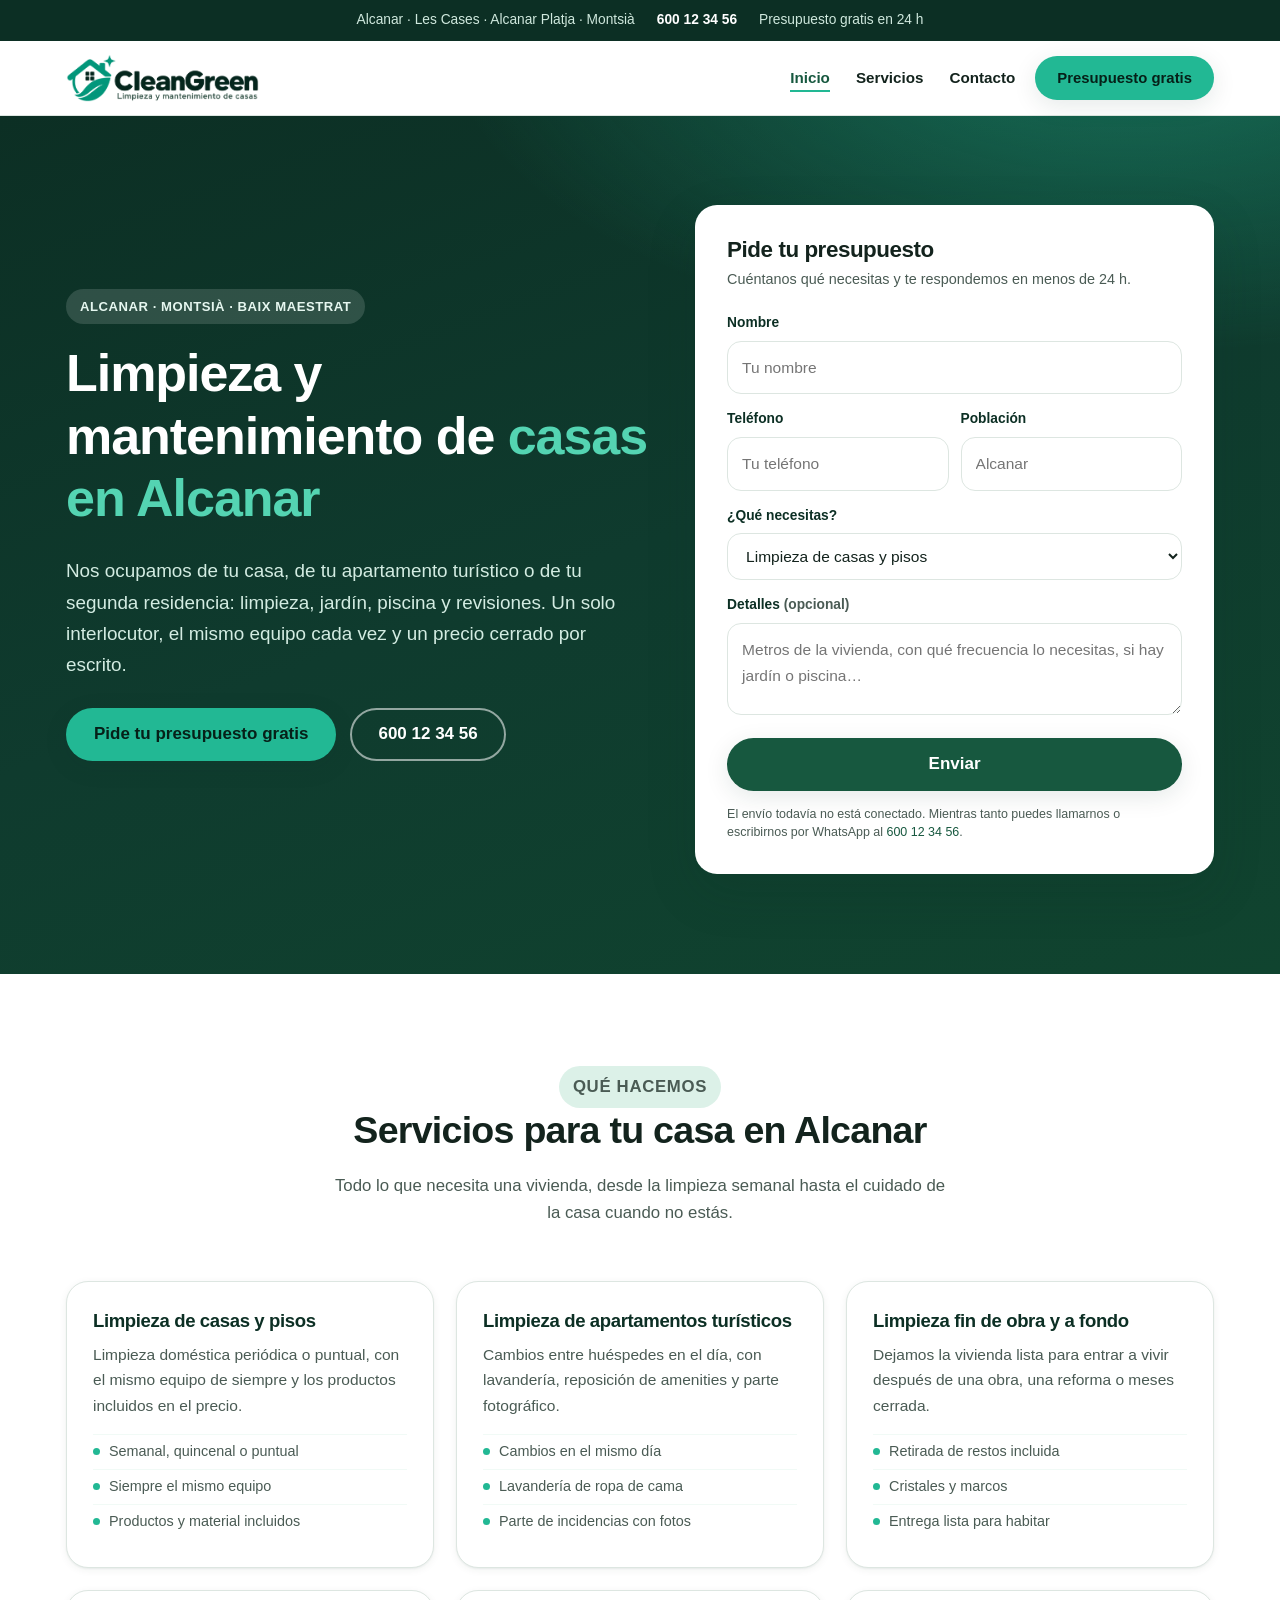
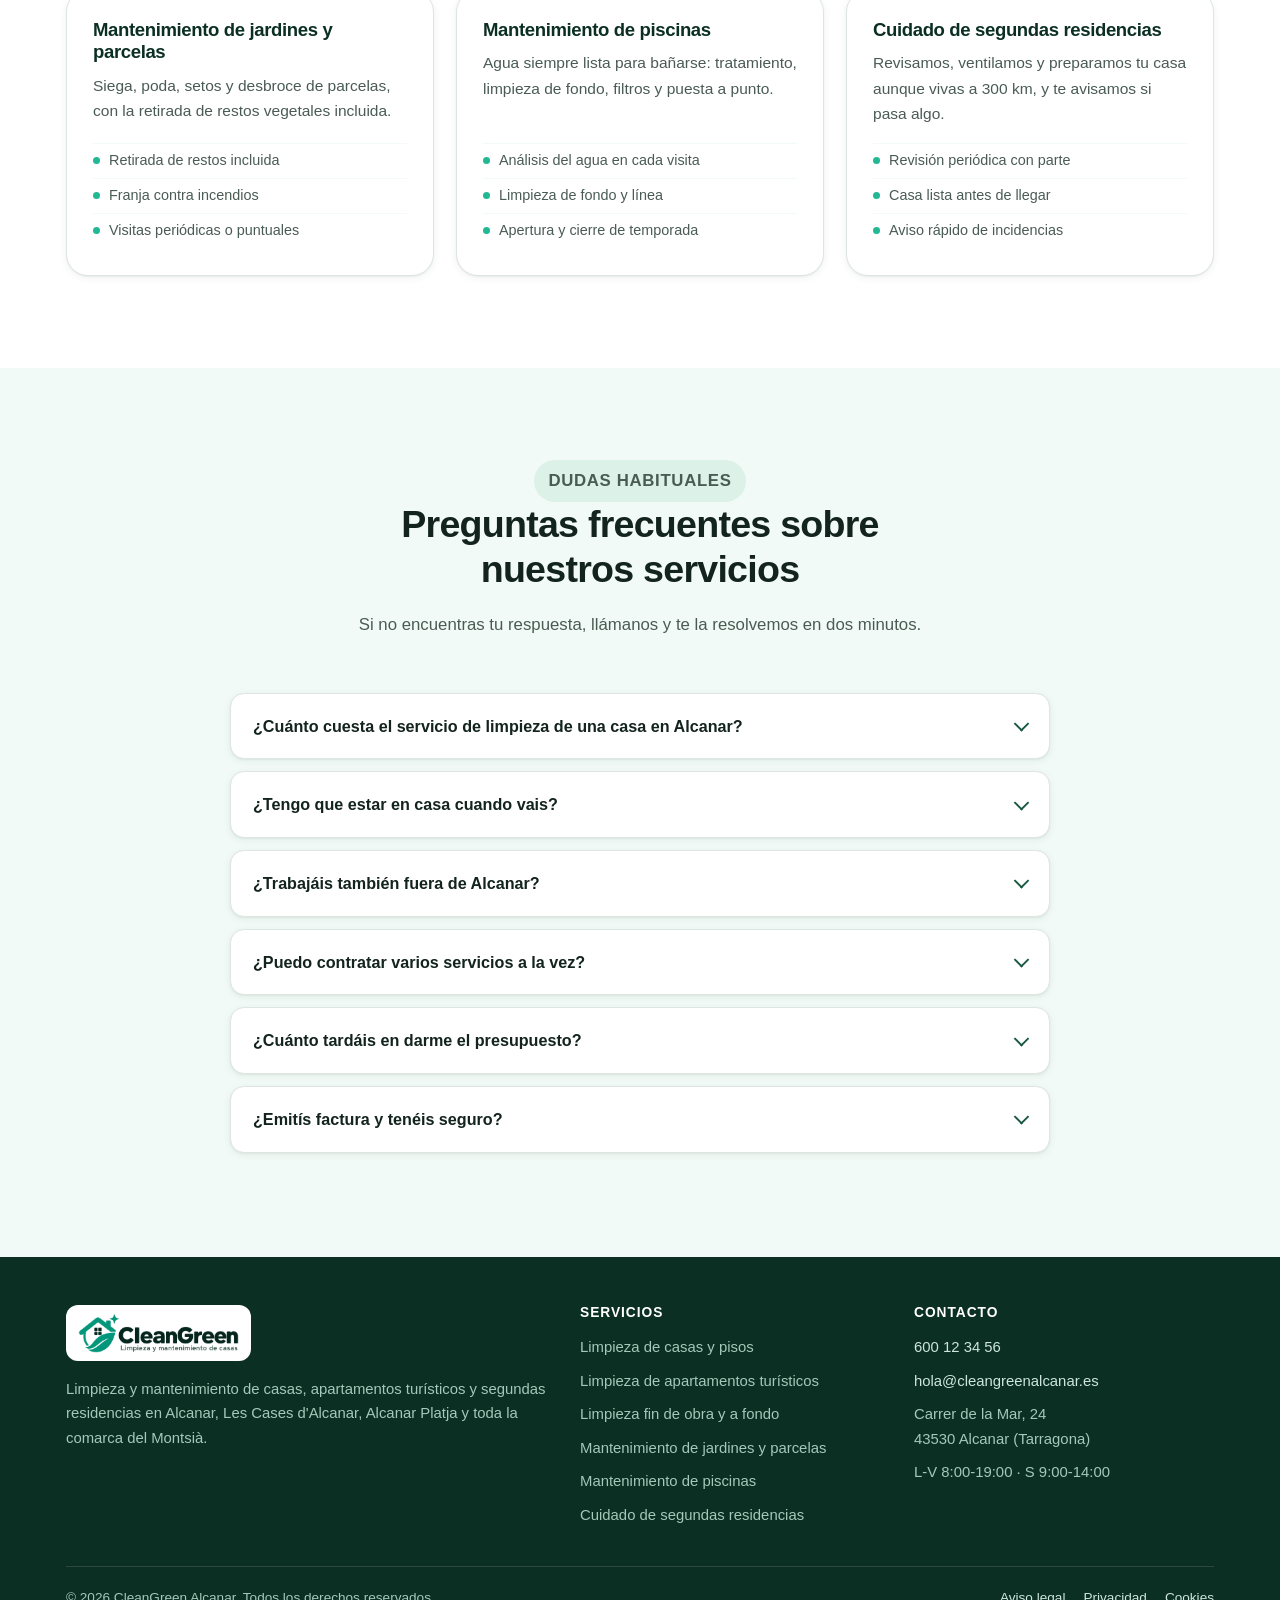
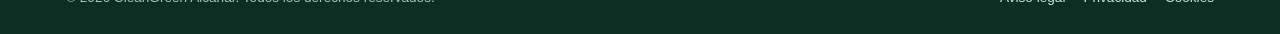
<file: index.html>
<!DOCTYPE html>
<html lang="es">
<head>
<meta charset="utf-8">
<meta name="viewport" content="width=device-width, initial-scale=1">

<!-- ===== SEO basico ===== -->
<title>Limpieza y Mantenimiento de Casas en Alcanar | CleanGreen</title>
<meta name="description" content="Limpieza y mantenimiento de casas en Alcanar, Les Cases d&#x27;Alcanar y Alcanar Platja: limpieza doméstica, apartamentos turísticos, jardines y piscinas. Presupuesto gratis.">
<meta name="robots" content="index, follow, max-image-preview:large, max-snippet:-1">
<link rel="canonical" href="https://riuko97.github.io/CleanGreen/">
<meta name="author" content="CleanGreen Alcanar">
<meta name="theme-color" content="#0f3b2e">

<!-- ===== SEO local ===== -->
<meta name="geo.region" content="ES-CT">
<meta name="geo.placename" content="Alcanar, Tarragona">
<meta name="geo.position" content="40.5436;0.4817">
<meta name="ICBM" content="40.5436, 0.4817">

<!-- ===== Open Graph / Twitter ===== -->
<meta property="og:type" content="website">
<meta property="og:locale" content="es_ES">
<meta property="og:site_name" content="CleanGreen Alcanar">
<meta property="og:title" content="Limpieza y Mantenimiento de Casas en Alcanar | CleanGreen">
<meta property="og:description" content="Limpieza y mantenimiento de casas en Alcanar, Les Cases d&#x27;Alcanar y Alcanar Platja: limpieza doméstica, apartamentos turísticos, jardines y piscinas. Presupuesto gratis.">
<meta property="og:url" content="https://riuko97.github.io/CleanGreen/">
<meta property="og:image" content="https://riuko97.github.io/CleanGreen/img/og-cleangreen.png">
<meta property="og:image:width" content="1200">
<meta property="og:image:height" content="630">
<meta name="twitter:card" content="summary_large_image">
<meta name="twitter:title" content="Limpieza y Mantenimiento de Casas en Alcanar | CleanGreen">
<meta name="twitter:description" content="Limpieza y mantenimiento de casas en Alcanar, Les Cases d&#x27;Alcanar y Alcanar Platja: limpieza doméstica, apartamentos turísticos, jardines y piscinas. Presupuesto gratis.">
<meta name="twitter:image" content="https://riuko97.github.io/CleanGreen/img/og-cleangreen.png">

<link rel="stylesheet" href="css/styles.css?v=4">

<!-- ===== Datos estructurados ===== -->
<script type="application/ld+json">
{
  "@context": "https://schema.org",
  "@type": [
    "LocalBusiness",
    "HomeAndConstructionBusiness"
  ],
  "@id": "https://riuko97.github.io/CleanGreen/#negocio",
  "name": "CleanGreen Alcanar",
  "description": "Empresa de limpieza y mantenimiento de casas, apartamentos turísticos y segundas residencias en Alcanar, Les Cases d'Alcanar, Alcanar Platja y la comarca del Montsià.",
  "url": "https://riuko97.github.io/CleanGreen/",
  "image": "https://riuko97.github.io/CleanGreen/img/og-cleangreen.png",
  "telephone": "+34681000012",
  "email": "hola@cleangreenalcanar.es",
  "priceRange": "€€",
  "address": {
    "@type": "PostalAddress",
    "streetAddress": "Carrer de la Mar, 24",
    "addressLocality": "Alcanar",
    "addressRegion": "Tarragona",
    "postalCode": "43530",
    "addressCountry": "ES"
  },
  "geo": {
    "@type": "GeoCoordinates",
    "latitude": 40.5436,
    "longitude": 0.4817
  },
  "openingHoursSpecification": [
    {
      "@type": "OpeningHoursSpecification",
      "dayOfWeek": [
        "Monday",
        "Tuesday",
        "Wednesday",
        "Thursday",
        "Friday"
      ],
      "opens": "08:00",
      "closes": "19:00"
    },
    {
      "@type": "OpeningHoursSpecification",
      "dayOfWeek": "Saturday",
      "opens": "09:00",
      "closes": "14:00"
    }
  ],
  "areaServed": [
    {
      "@type": "City",
      "name": "Alcanar"
    },
    {
      "@type": "City",
      "name": "Les Cases d'Alcanar"
    },
    {
      "@type": "City",
      "name": "Alcanar Platja"
    },
    {
      "@type": "City",
      "name": "La Selleta"
    },
    {
      "@type": "City",
      "name": "Sant Carles de la Ràpita"
    },
    {
      "@type": "City",
      "name": "Ulldecona"
    },
    {
      "@type": "City",
      "name": "Amposta"
    },
    {
      "@type": "City",
      "name": "Santa Bàrbara"
    },
    {
      "@type": "City",
      "name": "Masdenverge"
    },
    {
      "@type": "City",
      "name": "La Sénia"
    },
    {
      "@type": "City",
      "name": "Vinaròs"
    },
    {
      "@type": "City",
      "name": "Sant Jordi"
    },
    {
      "@type": "City",
      "name": "Traiguera"
    },
    {
      "@type": "City",
      "name": "Càlig"
    }
  ],
  "knowsLanguage": [
    "es-ES",
    "ca-ES"
  ],
  "hasOfferCatalog": {
    "@type": "OfferCatalog",
    "name": "Servicios de limpieza y mantenimiento de casas en Alcanar",
    "itemListElement": [
      {
        "@type": "Offer",
        "itemOffered": {
          "@type": "Service",
          "name": "Limpieza de casas y pisos",
          "serviceType": "Limpieza de casas y pisos",
          "areaServed": "Alcanar"
        }
      },
      {
        "@type": "Offer",
        "itemOffered": {
          "@type": "Service",
          "name": "Limpieza de apartamentos turísticos",
          "serviceType": "Limpieza de apartamentos turísticos",
          "areaServed": "Alcanar"
        }
      },
      {
        "@type": "Offer",
        "itemOffered": {
          "@type": "Service",
          "name": "Limpieza fin de obra y a fondo",
          "serviceType": "Limpieza fin de obra y a fondo",
          "areaServed": "Alcanar"
        }
      },
      {
        "@type": "Offer",
        "itemOffered": {
          "@type": "Service",
          "name": "Mantenimiento de jardines y parcelas",
          "serviceType": "Mantenimiento de jardines y parcelas",
          "areaServed": "Alcanar"
        }
      },
      {
        "@type": "Offer",
        "itemOffered": {
          "@type": "Service",
          "name": "Mantenimiento de piscinas",
          "serviceType": "Mantenimiento de piscinas",
          "areaServed": "Alcanar"
        }
      },
      {
        "@type": "Offer",
        "itemOffered": {
          "@type": "Service",
          "name": "Cuidado de segundas residencias",
          "serviceType": "Cuidado de segundas residencias",
          "areaServed": "Alcanar"
        }
      }
    ]
  }
}
</script>
<script type="application/ld+json">
{
  "@context": "https://schema.org",
  "@type": "WebSite",
  "@id": "https://riuko97.github.io/CleanGreen/#web",
  "url": "https://riuko97.github.io/CleanGreen/",
  "name": "CleanGreen Alcanar",
  "inLanguage": "es-ES",
  "publisher": {
    "@id": "https://riuko97.github.io/CleanGreen/#negocio"
  }
}
</script>
<script type="application/ld+json">
{
  "@context": "https://schema.org",
  "@type": "FAQPage",
  "mainEntity": [
    {
      "@type": "Question",
      "name": "¿Cuánto cuesta el servicio de limpieza de una casa en Alcanar?",
      "acceptedAnswer": {
        "@type": "Answer",
        "text": "Depende de los metros, del estado de la vivienda y de la frecuencia. Trabajamos por horas con un precio cerrado por visita, que te damos por escrito después de ver la casa. La visita y el presupuesto son gratuitos y no te comprometen a nada."
      }
    },
    {
      "@type": "Question",
      "name": "¿Tengo que estar en casa cuando vais?",
      "acceptedAnswer": {
        "@type": "Answer",
        "text": "No. La mayoría de nuestros clientes nos deja llaves o un código de acceso, sobre todo en segundas residencias y apartamentos turísticos. Te avisamos al entrar y al salir y, si quieres, te mandamos fotos del resultado."
      }
    },
    {
      "@type": "Question",
      "name": "¿Trabajáis también fuera de Alcanar?",
      "acceptedAnswer": {
        "@type": "Answer",
        "text": "Sí. Cubrimos Les Cases d'Alcanar, Alcanar Platja, La Selleta y el resto del Montsià, además de Vinaròs, Sant Jordi y Traiguera. Si tu población no aparece en la lista, llámanos igualmente."
      }
    },
    {
      "@type": "Question",
      "name": "¿Puedo contratar varios servicios a la vez?",
      "acceptedAnswer": {
        "@type": "Answer",
        "text": "Es lo más habitual: casa, jardín y piscina en un mismo acuerdo, con una sola factura y un solo interlocutor. Sale mejor de precio que contratarlos por separado."
      }
    },
    {
      "@type": "Question",
      "name": "¿Cuánto tardáis en darme el presupuesto?",
      "acceptedAnswer": {
        "@type": "Answer",
        "text": "Respondemos en menos de 24 horas laborables y solemos poder pasar a ver la vivienda en 24 o 48 horas. En temporada alta, de junio a septiembre, conviene avisar con algo más de antelación."
      }
    },
    {
      "@type": "Question",
      "name": "¿Emitís factura y tenéis seguro?",
      "acceptedAnswer": {
        "@type": "Answer",
        "text": "Sí. Emitimos factura de todos los servicios, el personal está dado de alta y la empresa cuenta con seguro de responsabilidad civil."
      }
    }
  ]
}
</script>
</head>
<body>
<a class="saltar-a-contenido" href="#contenido">Saltar al contenido principal</a>

<!-- ===================== BARRA SUPERIOR ===================== -->
<div class="barra-superior">
  <div class="contenedor">
    <span>Alcanar · Les Cases · Alcanar Platja · Montsià</span>
    <span><a href="tel:+34600123456">600 12 34 56</a></span>
    <span>Presupuesto gratis en 24 h</span>
  </div>
</div>

<!-- ======================== CABECERA ======================== -->
<header class="cabecera">
  <div class="contenedor">
    <a class="logo" href="index.html" aria-label="CleanGreen Alcanar, ir al inicio">
      <img class="logo__img" src="img/cleangreen-transparente.png" alt="CleanGreen, limpieza y mantenimiento de casas" width="1844" height="459">
    </a>

    <!-- Menu de movil sin JavaScript: la casilla guarda si esta abierto -->
    <input class="menu-check" type="checkbox" id="menu" aria-label="Abrir menú de navegación">
    <label class="menu-boton" for="menu">
      <span class="menu-boton__barras" aria-hidden="true"></span>
      <span class="visualmente-oculto">Abrir menú de navegación</span>
    </label>

    <nav class="navegacion" aria-label="Navegación principal">
      <ul>
        <li><a href="index.html" aria-current="page">Inicio</a></li>
        <li><a href="servicios.html">Servicios</a></li>
        <li><a href="contacto.html">Contacto</a></li>
      </ul>
    </nav>

    <a class="boton boton--principal" href="contacto.html">Presupuesto gratis</a>
  </div>
</header>

<main id="contenido">

<!-- ========================== HÉROE ========================== -->
<section class="heroe">
  <div class="contenedor">
    <div class="heroe__rejilla">
      <div>
        <p class="etiqueta etiqueta--claro">Alcanar · Montsià · Baix Maestrat</p>

        <h1>Limpieza y mantenimiento de <em>casas en Alcanar</em></h1>

        <p class="heroe__entrada">
          Nos ocupamos de tu casa, de tu apartamento turístico o de tu segunda residencia:
          limpieza, jardín, piscina y revisiones. Un solo interlocutor, el mismo equipo cada
          vez y un precio cerrado por escrito.
        </p>

        <div class="acciones">
          <a class="boton boton--principal" href="contacto.html">Pide tu presupuesto gratis</a>
          <a class="boton boton--fantasma" href="tel:+34600123456">600 12 34 56</a>
        </div>
      </div>


      <div class="tarjeta-presupuesto" id="presupuesto">
        <h2>Pide tu presupuesto</h2>
        <p class="tarjeta-presupuesto__pie">Cuéntanos qué necesitas y te respondemos en menos de 24 h.</p>

        <!-- ================================================================
             FORMULARIO SIN ENVIO TODAVIA
             De momento es solo la maqueta: al pulsar el boton no pasa nada.
             Mas adelante se le anade el JavaScript que arma el mensaje y lo
             manda por WhatsApp, o se conecta a un servicio de formularios.
             ================================================================ -->
        <form>
          <div class="campo">
            <label for="nombre">Nombre</label>
            <input type="text" id="nombre" name="nombre" autocomplete="name" placeholder="Tu nombre">
          </div>

          <div class="campo campo--doble">
            <div>
              <label for="telefono">Teléfono</label>
              <input type="tel" id="telefono" name="telefono" autocomplete="tel" inputmode="tel" placeholder="Tu teléfono">
            </div>
            <div>
              <label for="poblacion">Población</label>
              <input type="text" id="poblacion" name="poblacion" placeholder="Alcanar">
            </div>
          </div>

          <div class="campo">
            <label for="servicio">¿Qué necesitas?</label>
            <select id="servicio" name="servicio">
              <option>Limpieza de casas y pisos</option>
              <option>Limpieza de apartamentos turísticos</option>
              <option>Limpieza fin de obra y a fondo</option>
              <option>Mantenimiento de jardines y parcelas</option>
              <option>Mantenimiento de piscinas</option>
              <option>Cuidado de segundas residencias</option>
              <option>Varios servicios / no lo sé</option>
            </select>
          </div>

          <div class="campo">
            <label for="mensaje">Detalles <span class="opcional">(opcional)</span></label>
            <textarea id="mensaje" name="mensaje" placeholder="Metros de la vivienda, con qué frecuencia lo necesitas, si hay jardín o piscina…"></textarea>
          </div>

          <button type="button" class="boton boton--verde boton--bloque">Enviar</button>
          <p class="nota-form">
            El envío todavía no está conectado. Mientras tanto puedes llamarnos o
            escribirnos por WhatsApp al <a href="tel:+34600123456">600 12 34 56</a>.
          </p>
        </form>
      </div>
    </div>
  </div>
</section>

<!-- ========================= SERVICIOS ========================= -->
<section class="seccion seccion--claro" id="servicios">
  <div class="contenedor">
    <div class="cabecera-seccion">
      <p class="etiqueta">Qué hacemos</p>
      <h2>Servicios para tu casa en Alcanar</h2>
      <p>Todo lo que necesita una vivienda, desde la limpieza semanal hasta el cuidado de
         la casa cuando no estás.</p>
    </div>

    <div class="rejilla-servicios">
      <article class="servicio">
        <h3>Limpieza de casas y pisos</h3>
        <p>Limpieza doméstica periódica o puntual, con el mismo equipo de siempre y los productos incluidos en el precio.</p>
        <ul>
          <li>Semanal, quincenal o puntual</li>
          <li>Siempre el mismo equipo</li>
          <li>Productos y material incluidos</li></ul>
      </article>
      <article class="servicio">
        <h3>Limpieza de apartamentos turísticos</h3>
        <p>Cambios entre huéspedes en el día, con lavandería, reposición de amenities y parte fotográfico.</p>
        <ul>
          <li>Cambios en el mismo día</li>
          <li>Lavandería de ropa de cama</li>
          <li>Parte de incidencias con fotos</li></ul>
      </article>
      <article class="servicio">
        <h3>Limpieza fin de obra y a fondo</h3>
        <p>Dejamos la vivienda lista para entrar a vivir después de una obra, una reforma o meses cerrada.</p>
        <ul>
          <li>Retirada de restos incluida</li>
          <li>Cristales y marcos</li>
          <li>Entrega lista para habitar</li></ul>
      </article>
      <article class="servicio">
        <h3>Mantenimiento de jardines y parcelas</h3>
        <p>Siega, poda, setos y desbroce de parcelas, con la retirada de restos vegetales incluida.</p>
        <ul>
          <li>Retirada de restos incluida</li>
          <li>Franja contra incendios</li>
          <li>Visitas periódicas o puntuales</li></ul>
      </article>
      <article class="servicio">
        <h3>Mantenimiento de piscinas</h3>
        <p>Agua siempre lista para bañarse: tratamiento, limpieza de fondo, filtros y puesta a punto.</p>
        <ul>
          <li>Análisis del agua en cada visita</li>
          <li>Limpieza de fondo y línea</li>
          <li>Apertura y cierre de temporada</li></ul>
      </article>
      <article class="servicio">
        <h3>Cuidado de segundas residencias</h3>
        <p>Revisamos, ventilamos y preparamos tu casa aunque vivas a 300 km, y te avisamos si pasa algo.</p>
        <ul>
          <li>Revisión periódica con parte</li>
          <li>Casa lista antes de llegar</li>
          <li>Aviso rápido de incidencias</li></ul>
      </article>
    </div>
  </div>
</section>

<!-- ============================ FAQ ============================ -->
<section class="seccion seccion--verde" id="faq">
  <div class="contenedor">
    <div class="cabecera-seccion">
      <p class="etiqueta">Dudas habituales</p>
      <h2>Preguntas frecuentes sobre nuestros servicios</h2>
      <p>Si no encuentras tu respuesta, llámanos y te la resolvemos en dos minutos.</p>
    </div>

    <div class="faq">
      <details>
        <summary>¿Cuánto cuesta el servicio de limpieza de una casa en Alcanar?</summary>
        <div class="faq__cuerpo"><p>Depende de los metros, del estado de la vivienda y de la frecuencia. Trabajamos por horas con un precio cerrado por visita, que te damos por escrito después de ver la casa. La visita y el presupuesto son gratuitos y no te comprometen a nada.</p></div>
      </details>
      <details>
        <summary>¿Tengo que estar en casa cuando vais?</summary>
        <div class="faq__cuerpo"><p>No. La mayoría de nuestros clientes nos deja llaves o un código de acceso, sobre todo en segundas residencias y apartamentos turísticos. Te avisamos al entrar y al salir y, si quieres, te mandamos fotos del resultado.</p></div>
      </details>
      <details>
        <summary>¿Trabajáis también fuera de Alcanar?</summary>
        <div class="faq__cuerpo"><p>Sí. Cubrimos Les Cases d&#x27;Alcanar, Alcanar Platja, La Selleta y el resto del Montsià, además de Vinaròs, Sant Jordi y Traiguera. Si tu población no aparece en la lista, llámanos igualmente.</p></div>
      </details>
      <details>
        <summary>¿Puedo contratar varios servicios a la vez?</summary>
        <div class="faq__cuerpo"><p>Es lo más habitual: casa, jardín y piscina en un mismo acuerdo, con una sola factura y un solo interlocutor. Sale mejor de precio que contratarlos por separado.</p></div>
      </details>
      <details>
        <summary>¿Cuánto tardáis en darme el presupuesto?</summary>
        <div class="faq__cuerpo"><p>Respondemos en menos de 24 horas laborables y solemos poder pasar a ver la vivienda en 24 o 48 horas. En temporada alta, de junio a septiembre, conviene avisar con algo más de antelación.</p></div>
      </details>
      <details>
        <summary>¿Emitís factura y tenéis seguro?</summary>
        <div class="faq__cuerpo"><p>Sí. Emitimos factura de todos los servicios, el personal está dado de alta y la empresa cuenta con seguro de responsabilidad civil.</p></div>
      </details>
    </div>
  </div>
</section>

</main>

<!-- =========================== PIE =========================== -->
<footer class="pie">
  <div class="contenedor">
    <div class="pie__rejilla">
      <div>
        <a class="logo" href="index.html" aria-label="CleanGreen Alcanar, ir al inicio">
      <img class="logo__img" src="img/cleangreen-transparente.png" alt="CleanGreen, limpieza y mantenimiento de casas" width="1844" height="459">
    </a>
        <p style="margin-top:16px">
          Limpieza y mantenimiento de casas, apartamentos turísticos y segundas
          residencias en Alcanar, Les Cases d'Alcanar, Alcanar Platja y toda la
          comarca del Montsià.
        </p>
      </div>

      <div>
        <h3>Servicios</h3>
        <ul>
          <li>Limpieza de casas y pisos</li>
          <li>Limpieza de apartamentos turísticos</li>
          <li>Limpieza fin de obra y a fondo</li>
          <li>Mantenimiento de jardines y parcelas</li>
          <li>Mantenimiento de piscinas</li>
          <li>Cuidado de segundas residencias</li></ul>
      </div>

      <div>
        <h3>Contacto</h3>
        <ul>
          <li><a href="tel:+34600123456">600 12 34 56</a></li>
          <li><a href="mailto:hola@cleangreenalcanar.es">hola@cleangreenalcanar.es</a></li>
          <li>Carrer de la Mar, 24<br>43530 Alcanar (Tarragona)</li>
          <li>L-V 8:00-19:00 · S 9:00-14:00</li>
        </ul>
      </div>
    </div>

    <div class="pie__legal">
      <p>&copy; 2026 CleanGreen Alcanar. Todos los derechos reservados.</p>
      <nav aria-label="Información legal">
        <a href="aviso-legal.html">Aviso legal</a>
        <a href="politica-de-privacidad.html">Privacidad</a>
        <a href="politica-de-cookies.html">Cookies</a>
      </nav>
    </div>
  </div>
</footer>
</body>
</html>
</file>
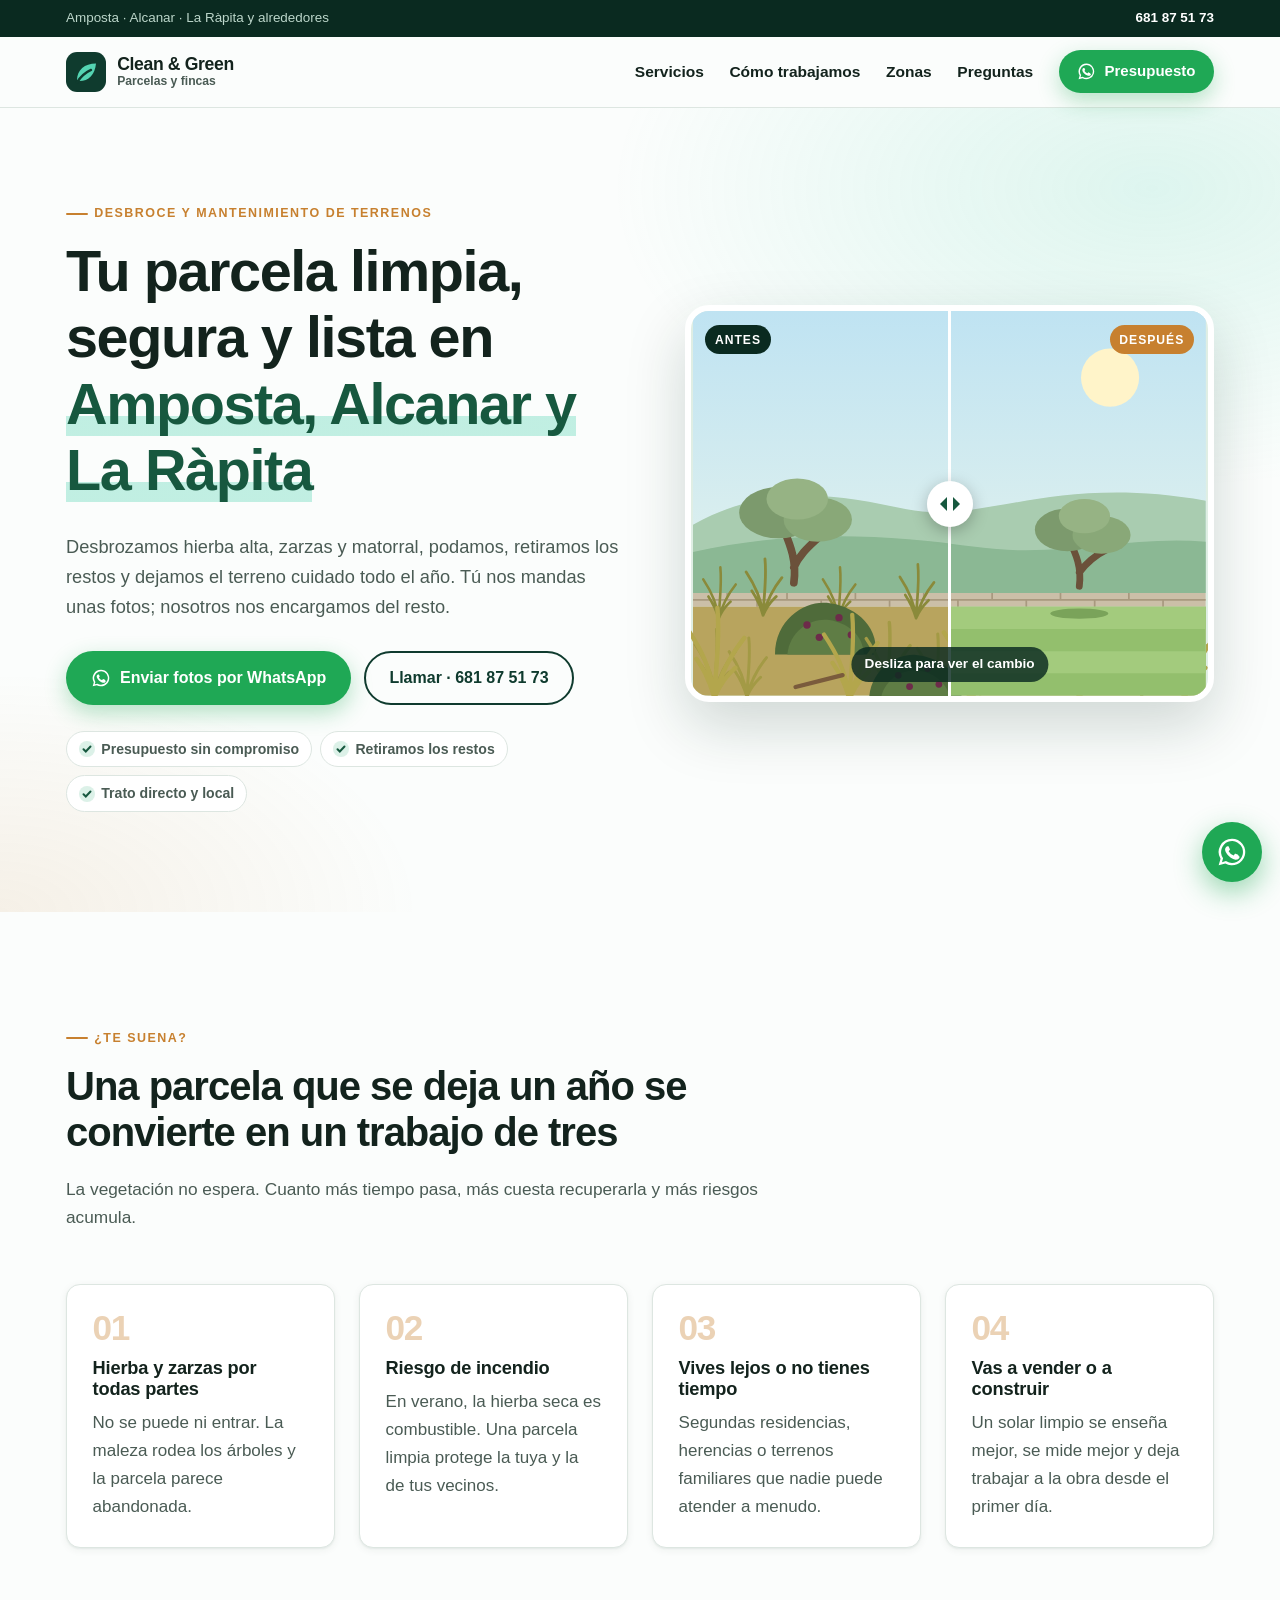
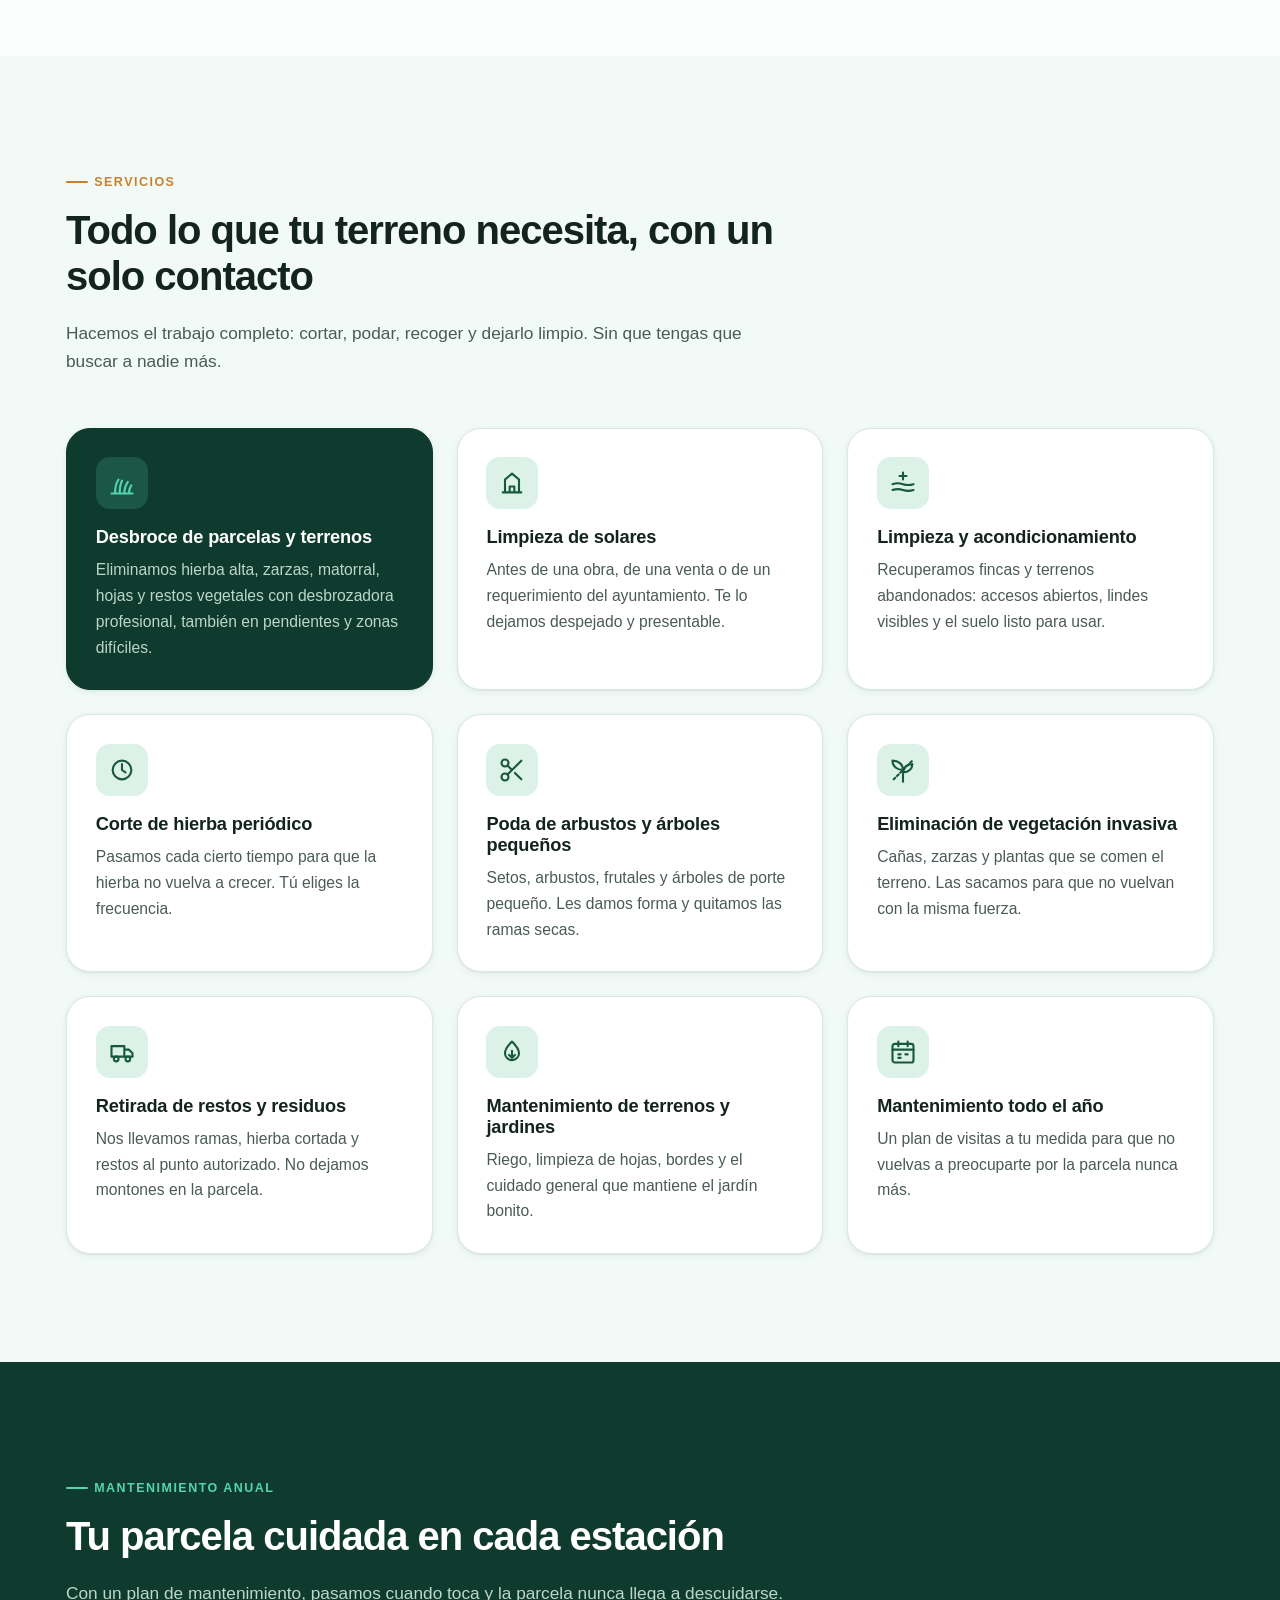
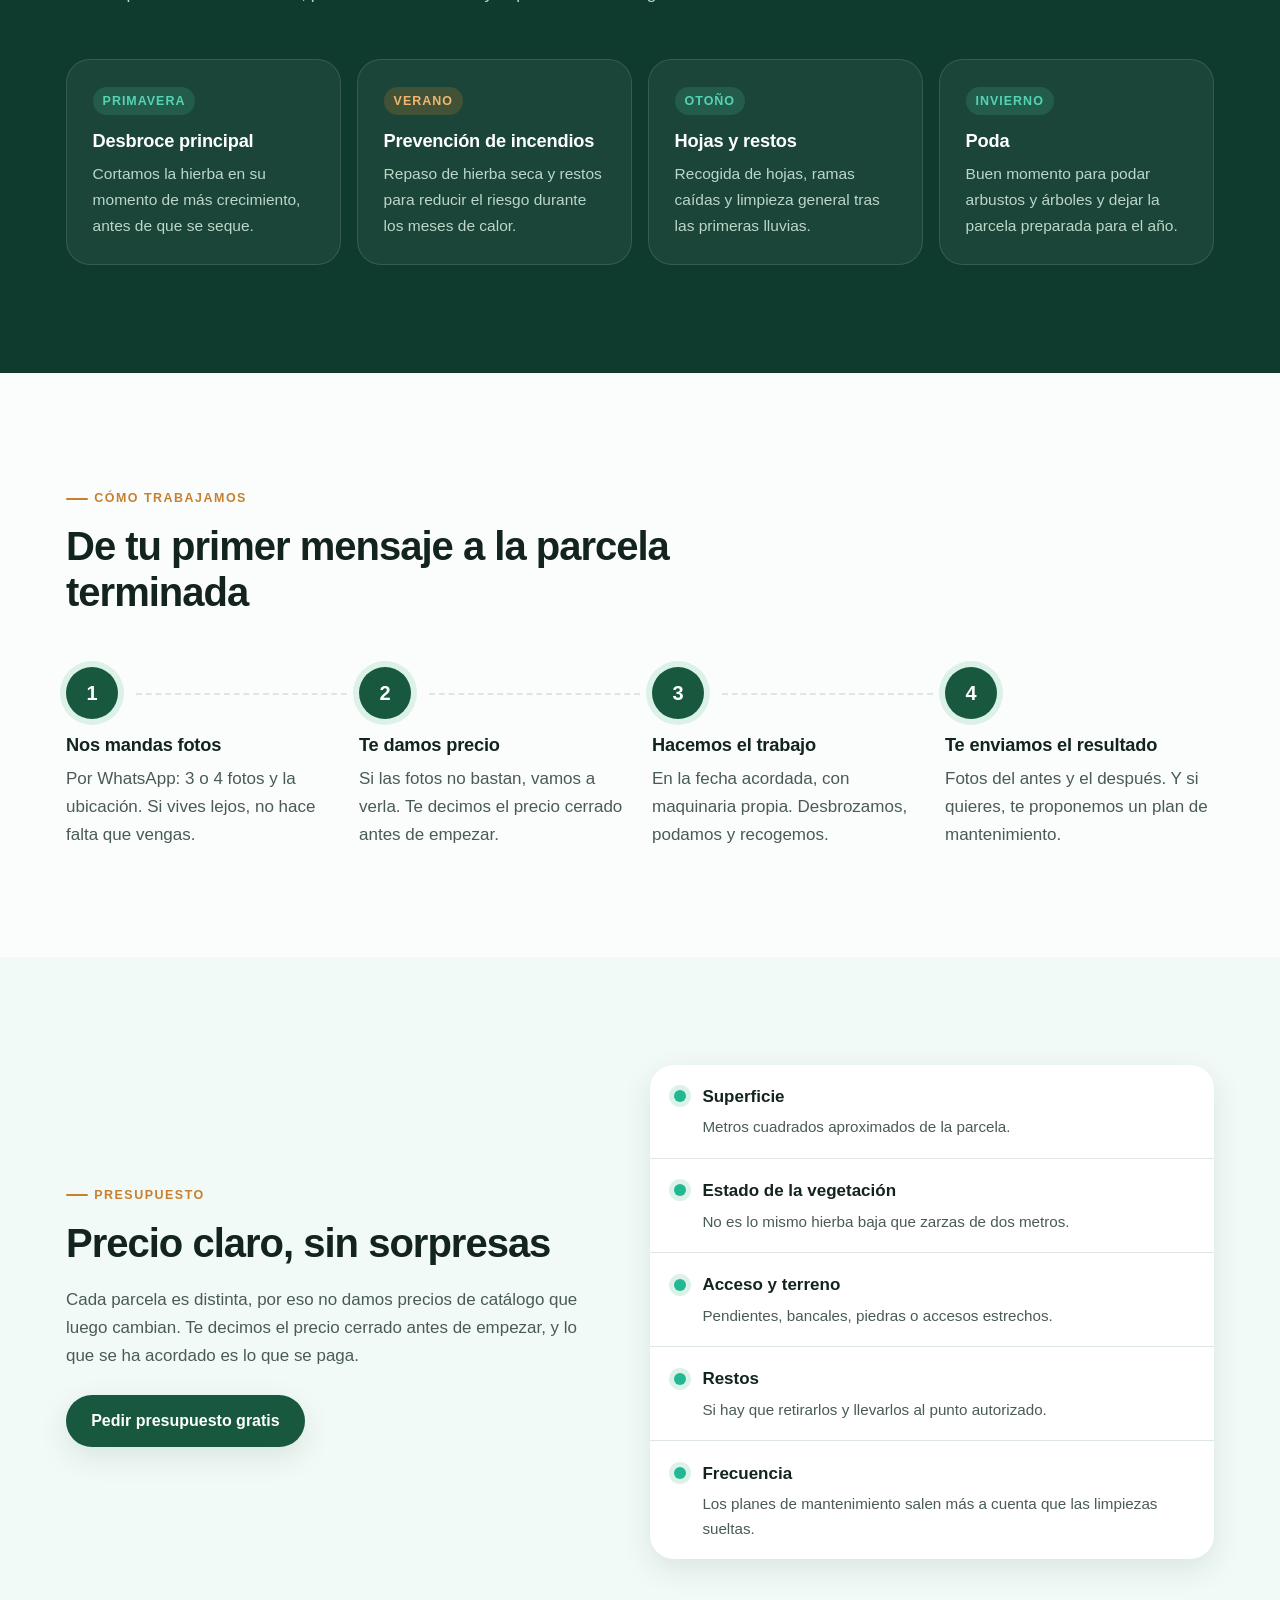
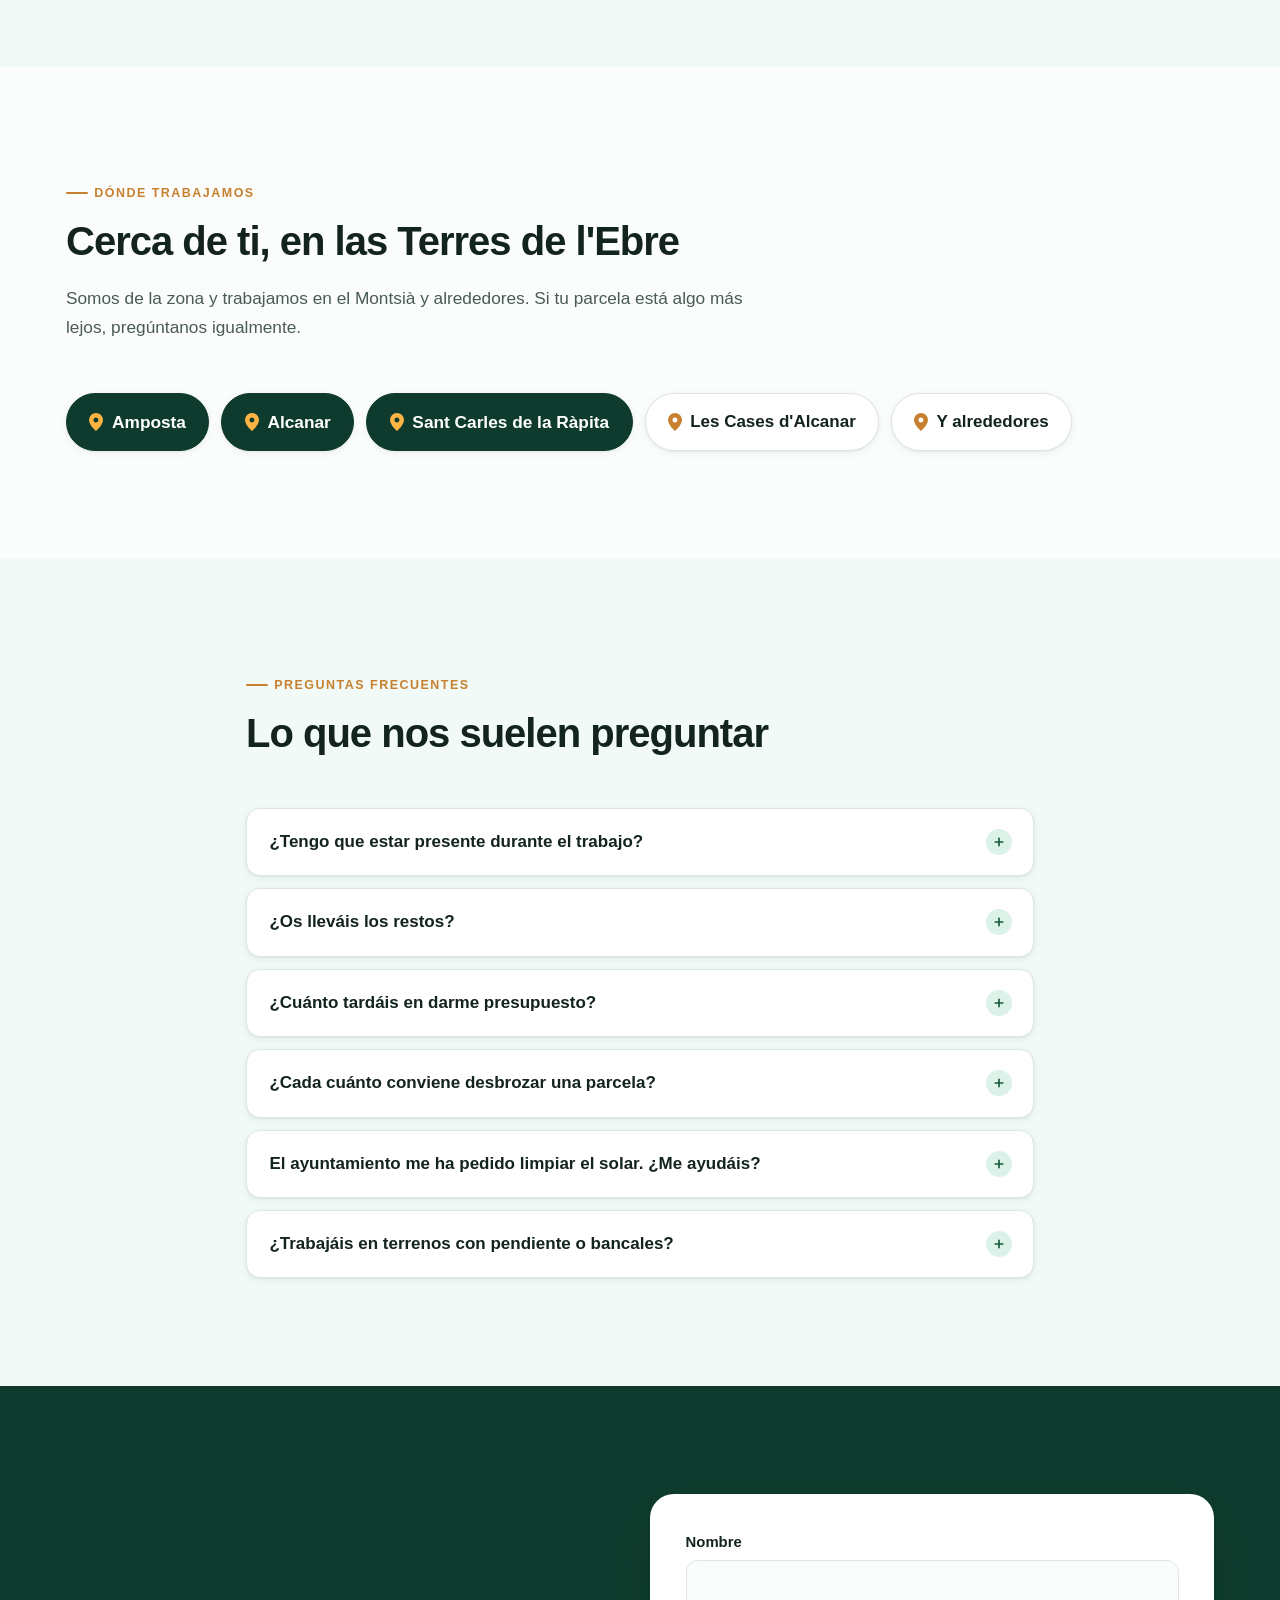
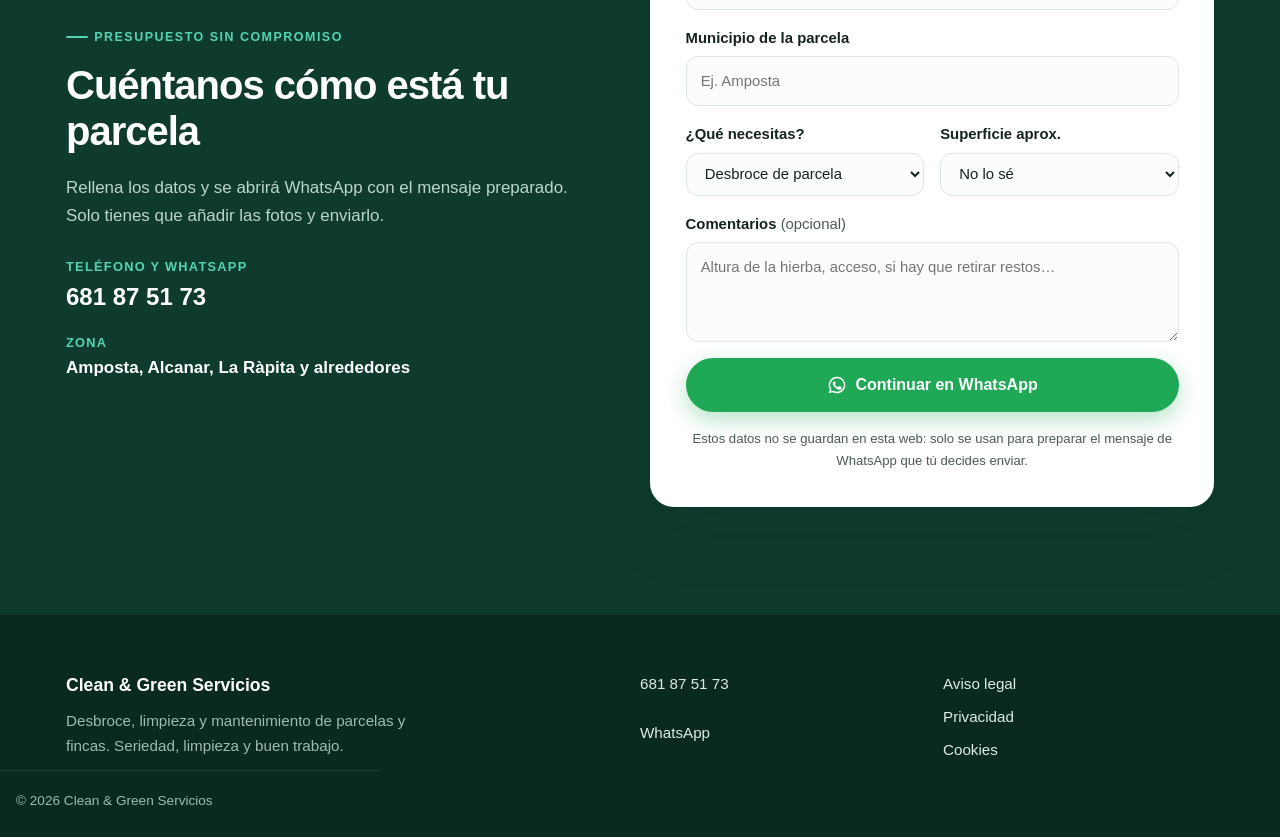
<file: parcelas/index.html>
<!doctype html>
<html lang="es">
<head>
<meta charset="utf-8">
<meta name="viewport" content="width=device-width, initial-scale=1">
<title>Desbroce y limpieza de parcelas en Amposta, Alcanar y La Ràpita | Clean &amp; Green</title>
<meta name="description" content="Desbroce de parcelas, limpieza de solares y fincas, poda y mantenimiento de terrenos todo el año en Amposta, Alcanar, Sant Carles de la Ràpita y alrededores. Presupuesto sin compromiso por WhatsApp.">
<meta name="theme-color" content="#0f3b2e">
<meta name="geo.region" content="ES-T">
<meta name="geo.placename" content="Amposta, Alcanar, Sant Carles de la Ràpita">
<meta property="og:type" content="website">
<meta property="og:locale" content="es_ES">
<meta property="og:title" content="Clean &amp; Green · Desbroce y limpieza de parcelas">
<meta property="og:description" content="Parcelas, solares y fincas limpias y listas. Amposta, Alcanar, La Ràpita y alrededores.">
<link rel="icon" href="data:image/svg+xml,%3Csvg xmlns='http://www.w3.org/2000/svg' viewBox='0 0 32 32'%3E%3Crect width='32' height='32' rx='8' fill='%230f3b2e'/%3E%3Cpath d='M9 22c0-8 6-13 15-13-1 9-6 14-13 14' fill='%2354d4b2'/%3E%3Cpath d='M9 24c3-5 7-8 11-10' stroke='%230f3b2e' stroke-width='2' fill='none'/%3E%3C/svg%3E">
<link rel="stylesheet" href="estilos.css">
<script type="application/ld+json">
{
  "@context": "https://schema.org",
  "@type": "LocalBusiness",
  "name": "Clean & Green Servicios",
  "description": "Desbroce, limpieza y mantenimiento de parcelas, solares y fincas.",
  "telephone": "+34681875173",
  "areaServed": ["Amposta", "Alcanar", "Les Cases d'Alcanar", "Sant Carles de la Ràpita"],
  "address": {"@type": "PostalAddress", "addressLocality": "Alcanar", "addressRegion": "Tarragona", "addressCountry": "ES"},
  "priceRange": "Presupuesto sin compromiso"
}
</script>
</head>
<body>
<a class="saltar" href="#contenido">Saltar al contenido</a>

<!-- Escena compartida por las dos capas del comparador antes/después -->
<svg width="0" height="0" style="position:absolute" aria-hidden="true" focusable="false">
  <defs>
    <linearGradient id="cielo" x1="0" y1="0" x2="0" y2="1">
      <stop offset="0" stop-color="#bfe3f2"/><stop offset="1" stop-color="#eef7ec"/>
    </linearGradient>
    <symbol id="escena" viewBox="0 0 600 450">
      <rect width="600" height="450" fill="url(#cielo)"/>
      <circle cx="488" cy="78" r="34" fill="#fff4c9"/>
      <path d="M0 250 C90 200 170 215 250 232 C340 250 420 190 600 222 V330 H0Z" fill="#a9ccb0"/>
      <path d="M0 282 C120 255 230 262 330 276 C430 290 510 262 600 270 V330 H0Z" fill="#8bb894"/>
      <!-- Olivos -->
      <g>
        <path d="M118 318 C122 290 112 270 104 250 M118 300 C126 282 140 272 150 262" stroke="#6b513a" stroke-width="9" stroke-linecap="round" fill="none"/>
        <ellipse cx="100" cy="236" rx="46" ry="30" fill="#7c9a6d"/>
        <ellipse cx="146" cy="244" rx="40" ry="26" fill="#89a878"/>
        <ellipse cx="122" cy="220" rx="36" ry="24" fill="#96b384"/>
      </g>
      <g>
        <path d="M452 322 C455 300 448 284 440 268 M452 306 C462 292 474 284 486 278" stroke="#6b513a" stroke-width="8" stroke-linecap="round" fill="none"/>
        <ellipse cx="438" cy="256" rx="38" ry="25" fill="#7c9a6d"/>
        <ellipse cx="478" cy="262" rx="34" ry="22" fill="#89a878"/>
        <ellipse cx="458" cy="240" rx="30" ry="20" fill="#96b384"/>
      </g>
      <!-- Muro de piedra seca -->
      <path d="M0 330 H600 V346 H0Z" fill="#cbbfa8"/>
      <path d="M0 338 H600 M40 330 V338 M110 330 V338 M190 330 V338 M270 330 V338 M350 330 V338 M430 330 V338 M510 330 V338 M75 338 V346 M150 338 V346 M230 338 V346 M310 338 V346 M390 338 V346 M470 338 V346 M550 338 V346" stroke="#a8997f" stroke-width="2"/>
    </symbol>
    <symbol id="mata" viewBox="0 0 40 60" overflow="visible">
      <path d="M20 60 C18 40 10 26 2 14 M20 60 C21 38 24 20 22 0 M20 60 C24 44 32 30 40 20 M20 60 C16 46 12 40 8 34 M20 60 C25 48 30 44 34 40" stroke="currentColor" stroke-width="3" stroke-linecap="round" fill="none"/>
    </symbol>
    <symbol id="zarza" viewBox="0 0 90 50" overflow="visible">
      <path d="M4 50 C4 20 30 6 46 8 C66 10 88 24 86 50Z" fill="#4f6b3a"/>
      <path d="M14 50 C16 30 34 20 48 22 C62 24 76 34 76 50Z" fill="#5f7d45"/>
      <circle cx="30" cy="26" r="3" fill="#6d2b4a"/><circle cx="56" cy="20" r="3" fill="#6d2b4a"/>
      <circle cx="66" cy="34" r="3" fill="#6d2b4a"/><circle cx="40" cy="36" r="3" fill="#6d2b4a"/>
    </symbol>
  </defs>
</svg>

<div class="barra-top">
  <div class="contenedor barra-top__in">
    <span>Amposta · Alcanar · La Ràpita y alrededores</span>
    <a href="tel:+34681875173">681 87 51 73</a>
  </div>
</div>

<header class="cabecera">
  <div class="contenedor cabecera__in">
    <a class="marca" href="#inicio" aria-label="Clean &amp; Green, inicio">
      <svg viewBox="0 0 40 40" aria-hidden="true"><rect width="40" height="40" rx="11" fill="#0f3b2e"/><path d="M11 28c0-10 7.5-16.5 19-16.5-1 11.5-7.5 17.5-16.5 17.5" fill="#54d4b2"/><path d="M11 30.5c3.8-6.2 8.8-10.2 14-12.6" stroke="#0f3b2e" stroke-width="2.4" fill="none" stroke-linecap="round"/></svg>
      <span><strong>Clean &amp; Green</strong><small>Parcelas y fincas</small></span>
    </a>
    <input type="checkbox" id="menu" class="menu-check" aria-hidden="true">
    <label for="menu" class="menu-boton" aria-label="Abrir menú"><span></span></label>
    <nav class="nav" aria-label="Principal">
      <a href="#servicios">Servicios</a>
      <a href="#como-trabajamos">Cómo trabajamos</a>
      <a href="#zonas">Zonas</a>
      <a href="#preguntas">Preguntas</a>
      <a class="boton boton--wa boton--sm" href="https://wa.me/34681875173?text=Hola%2C%20quiero%20presupuesto%20para%20limpiar%20una%20parcela." target="_blank" rel="noopener">
        <svg viewBox="0 0 24 24" aria-hidden="true"><path fill="currentColor" d="M12 2a10 10 0 0 0-8.6 15.1L2 22l5-1.3A10 10 0 1 0 12 2Zm0 18.2a8.2 8.2 0 0 1-4.2-1.2l-.3-.2-3 .8.8-2.9-.2-.3A8.2 8.2 0 1 1 12 20.2Zm4.5-6.1c-.2-.1-1.5-.7-1.7-.8-.2-.1-.4-.1-.6.1l-.8 1c-.1.2-.3.2-.5.1a6.7 6.7 0 0 1-3.3-2.9c-.2-.4.3-.4.8-1.3.1-.2 0-.3 0-.4l-.8-1.8c-.2-.5-.4-.4-.6-.4h-.5a1 1 0 0 0-.7.3 3 3 0 0 0-1 2.2c0 1.3 1 2.6 1.1 2.8.1.2 1.9 2.9 4.6 4 1.7.7 2.4.8 3.2.7.5-.1 1.5-.6 1.8-1.2.2-.6.2-1.1.1-1.2l-.4-.2Z"/></svg>
        Presupuesto
      </a>
    </nav>
  </div>
</header>

<main id="contenido">

<!-- ============================== HERO ============================== -->
<section class="hero" id="inicio">
  <div class="contenedor hero__in">
    <div class="hero__texto">
      <p class="antetitulo">Desbroce y mantenimiento de terrenos</p>
      <h1>Tu parcela limpia, segura y lista en <span class="subrayado">Amposta, Alcanar y La Ràpita</span></h1>
      <p class="hero__intro">Desbrozamos hierba alta, zarzas y matorral, podamos, retiramos los restos y dejamos el terreno cuidado todo el año. Tú nos mandas unas fotos; nosotros nos encargamos del resto.</p>
      <div class="hero__acciones">
        <a class="boton boton--wa" href="https://wa.me/34681875173?text=Hola%2C%20te%20env%C3%ADo%20fotos%20de%20mi%20parcela%20para%20pedir%20presupuesto." target="_blank" rel="noopener">
          <svg viewBox="0 0 24 24" aria-hidden="true"><use href="#ico-wa"/></svg>
          Enviar fotos por WhatsApp
        </a>
        <a class="boton boton--linea" href="tel:+34681875173">Llamar · 681 87 51 73</a>
      </div>
      <ul class="sellos">
        <li>Presupuesto sin compromiso</li>
        <li>Retiramos los restos</li>
        <li>Trato directo y local</li>
      </ul>
    </div>

    <figure class="comparador" style="--pos:50%">
      <svg class="capa" viewBox="0 0 600 450" role="img" aria-label="Parcela antes: hierba alta, zarzas y matorral">
        <use href="#escena"/>
        <rect y="346" width="600" height="104" fill="#b8a45e"/>
        <g color="#8a8a3a">
          <use href="#mata" x="10" y="300" width="40" height="60"/><use href="#mata" x="60" y="290" width="44" height="66"/>
          <use href="#mata" x="150" y="300" width="40" height="60"/><use href="#mata" x="240" y="296" width="42" height="64"/>
          <use href="#mata" x="330" y="300" width="40" height="60"/><use href="#mata" x="400" y="292" width="44" height="66"/>
          <use href="#mata" x="500" y="298" width="42" height="62"/><use href="#mata" x="556" y="300" width="40" height="60"/>
        </g>
        <use href="#zarza" x="90" y="330" width="130" height="72"/>
        <use href="#zarza" x="360" y="340" width="150" height="80"/>
        <g color="#a39a45">
          <use href="#mata" x="0" y="370" width="50" height="80"/><use href="#mata" x="40" y="380" width="46" height="74"/>
          <use href="#mata" x="200" y="360" width="54" height="90"/><use href="#mata" x="260" y="376" width="48" height="76"/>
          <use href="#mata" x="310" y="366" width="52" height="86"/><use href="#mata" x="500" y="372" width="50" height="80"/>
          <use href="#mata" x="548" y="360" width="54" height="90"/>
        </g>
        <use href="#zarza" x="200" y="392" width="120" height="66"/>
        <g color="#b3a64c">
          <use href="#mata" x="-10" y="340" width="70" height="120"/><use href="#mata" x="150" y="350" width="66" height="110"/>
          <use href="#mata" x="290" y="346" width="70" height="116"/><use href="#mata" x="420" y="352" width="64" height="106"/>
          <use href="#mata" x="540" y="340" width="70" height="120"/>
        </g>
        <path d="M430 432 L500 414 M455 440 L470 408 M120 440 L175 426" stroke="#7a5b3c" stroke-width="5" stroke-linecap="round"/>
      </svg>
      <svg class="capa capa--despues" viewBox="0 0 600 450" role="img" aria-label="Parcela después: terreno desbrozado y limpio">
        <use href="#escena"/>
        <rect y="346" width="600" height="104" fill="#93bf6d"/>
        <path d="M0 346 H600 V372 H0Z M0 398 H600 V424 H0Z" fill="#a3cb7d"/>
        <ellipse cx="118" cy="352" rx="40" ry="6" fill="#7aa35a"/>
        <ellipse cx="452" cy="354" rx="34" ry="6" fill="#7aa35a"/>
      </svg>
      <div class="comparador__linea" aria-hidden="true"><span></span></div>
      <span class="chip chip--antes">Antes</span>
      <span class="chip chip--despues">Después</span>
      <input class="comparador__control" type="range" min="0" max="100" value="50" aria-label="Desliza para comparar antes y después">
      <figcaption>Desliza para ver el cambio</figcaption>
    </figure>
  </div>
</section>

<svg width="0" height="0" style="position:absolute" aria-hidden="true">
  <symbol id="ico-wa" viewBox="0 0 24 24"><path fill="currentColor" d="M12 2a10 10 0 0 0-8.6 15.1L2 22l5-1.3A10 10 0 1 0 12 2Zm0 18.2a8.2 8.2 0 0 1-4.2-1.2l-.3-.2-3 .8.8-2.9-.2-.3A8.2 8.2 0 1 1 12 20.2Zm4.5-6.1c-.2-.1-1.5-.7-1.7-.8-.2-.1-.4-.1-.6.1l-.8 1c-.1.2-.3.2-.5.1a6.7 6.7 0 0 1-3.3-2.9c-.2-.4.3-.4.8-1.3.1-.2 0-.3 0-.4l-.8-1.8c-.2-.5-.4-.4-.6-.4h-.5a1 1 0 0 0-.7.3 3 3 0 0 0-1 2.2c0 1.3 1 2.6 1.1 2.8.1.2 1.9 2.9 4.6 4 1.7.7 2.4.8 3.2.7.5-.1 1.5-.6 1.8-1.2.2-.6.2-1.1.1-1.2l-.4-.2Z"/></symbol>
</svg>

<!-- ============================ PROBLEMA ============================ -->
<section class="seccion">
  <div class="contenedor">
    <div class="cabeza">
      <p class="antetitulo">¿Te suena?</p>
      <h2>Una parcela que se deja un año se convierte en un trabajo de tres</h2>
      <p>La vegetación no espera. Cuanto más tiempo pasa, más cuesta recuperarla y más riesgos acumula.</p>
    </div>
    <div class="rejilla rejilla--4">
      <article class="tarjeta tarjeta--problema">
        <span class="num">01</span>
        <h3>Hierba y zarzas por todas partes</h3>
        <p>No se puede ni entrar. La maleza rodea los árboles y la parcela parece abandonada.</p>
      </article>
      <article class="tarjeta tarjeta--problema">
        <span class="num">02</span>
        <h3>Riesgo de incendio</h3>
        <p>En verano, la hierba seca es combustible. Una parcela limpia protege la tuya y la de tus vecinos.</p>
      </article>
      <article class="tarjeta tarjeta--problema">
        <span class="num">03</span>
        <h3>Vives lejos o no tienes tiempo</h3>
        <p>Segundas residencias, herencias o terrenos familiares que nadie puede atender a menudo.</p>
      </article>
      <article class="tarjeta tarjeta--problema">
        <span class="num">04</span>
        <h3>Vas a vender o a construir</h3>
        <p>Un solar limpio se enseña mejor, se mide mejor y deja trabajar a la obra desde el primer día.</p>
      </article>
    </div>
  </div>
</section>

<!-- ============================ SERVICIOS ============================ -->
<section class="seccion seccion--verde" id="servicios">
  <div class="contenedor">
    <div class="cabeza">
      <p class="antetitulo">Servicios</p>
      <h2>Todo lo que tu terreno necesita, con un solo contacto</h2>
      <p>Hacemos el trabajo completo: cortar, podar, recoger y dejarlo limpio. Sin que tengas que buscar a nadie más.</p>
    </div>
    <div class="rejilla rejilla--3">
      <article class="servicio servicio--destacado">
        <div class="servicio__ico"><svg viewBox="0 0 24 24"><path d="M3 21h18M6 21c0-6 1-9 3-12M10 21c0-5 .5-8 2-11M14 21c0-4 1-7 3-10M18 21c0-3 .5-5 2-7"/></svg></div>
        <h3>Desbroce de parcelas y terrenos</h3>
        <p>Eliminamos hierba alta, zarzas, matorral, hojas y restos vegetales con desbrozadora profesional, también en pendientes y zonas difíciles.</p>
      </article>
      <article class="servicio">
        <div class="servicio__ico"><svg viewBox="0 0 24 24"><path d="M4 20h16M6 20V9l6-5 6 5v11M10 20v-5h4v5"/></svg></div>
        <h3>Limpieza de solares</h3>
        <p>Antes de una obra, de una venta o de un requerimiento del ayuntamiento. Te lo dejamos despejado y presentable.</p>
      </article>
      <article class="servicio">
        <div class="servicio__ico"><svg viewBox="0 0 24 24"><path d="M3 18c3-1 6-1 9 0s6 1 9 0M3 13c3-1 6-1 9 0s6 1 9 0M12 3v6M9 6h6"/></svg></div>
        <h3>Limpieza y acondicionamiento</h3>
        <p>Recuperamos fincas y terrenos abandonados: accesos abiertos, lindes visibles y el suelo listo para usar.</p>
      </article>
      <article class="servicio">
        <div class="servicio__ico"><svg viewBox="0 0 24 24"><circle cx="12" cy="12" r="8"/><path d="M12 7v5l3 2"/></svg></div>
        <h3>Corte de hierba periódico</h3>
        <p>Pasamos cada cierto tiempo para que la hierba no vuelva a crecer. Tú eliges la frecuencia.</p>
      </article>
      <article class="servicio">
        <div class="servicio__ico"><svg viewBox="0 0 24 24"><circle cx="6" cy="6" r="3"/><circle cx="6" cy="18" r="3"/><path d="M20 4 8.1 15.9M14.5 14.5 20 20M8.1 8.1 12 12"/></svg></div>
        <h3>Poda de arbustos y árboles pequeños</h3>
        <p>Setos, arbustos, frutales y árboles de porte pequeño. Les damos forma y quitamos las ramas secas.</p>
      </article>
      <article class="servicio">
        <div class="servicio__ico"><svg viewBox="0 0 24 24"><path d="M12 22V12M12 12C12 7 8 4 3 4c0 5 4 8 9 8ZM12 14c0-4 3-7 8-7 0 4-3 7-8 7Z"/><path d="m4 20 16-16" stroke-dasharray="2 2"/></svg></div>
        <h3>Eliminación de vegetación invasiva</h3>
        <p>Cañas, zarzas y plantas que se comen el terreno. Las sacamos para que no vuelvan con la misma fuerza.</p>
      </article>
      <article class="servicio">
        <div class="servicio__ico"><svg viewBox="0 0 24 24"><path d="M3 7h11v9H3zM14 10h4l3 3v3h-7"/><circle cx="7" cy="18" r="2"/><circle cx="17" cy="18" r="2"/></svg></div>
        <h3>Retirada de restos y residuos</h3>
        <p>Nos llevamos ramas, hierba cortada y restos al punto autorizado. No dejamos montones en la parcela.</p>
      </article>
      <article class="servicio">
        <div class="servicio__ico"><svg viewBox="0 0 24 24"><path d="M12 3c4 4 6 7 6 10a6 6 0 0 1-12 0c0-3 2-6 6-10Z"/><path d="M12 11v6M9.5 14.5 12 17l2.5-2.5"/></svg></div>
        <h3>Mantenimiento de terrenos y jardines</h3>
        <p>Riego, limpieza de hojas, bordes y el cuidado general que mantiene el jardín bonito.</p>
      </article>
      <article class="servicio">
        <div class="servicio__ico"><svg viewBox="0 0 24 24"><rect x="3" y="5" width="18" height="16" rx="2"/><path d="M3 10h18M8 3v4M16 3v4M8 14h2M14 14h2M8 17h2"/></svg></div>
        <h3>Mantenimiento todo el año</h3>
        <p>Un plan de visitas a tu medida para que no vuelvas a preocuparte por la parcela nunca más.</p>
      </article>
    </div>
  </div>
</section>

<!-- ========================= CALENDARIO ANUAL ========================= -->
<section class="seccion seccion--oscura">
  <div class="contenedor">
    <div class="cabeza cabeza--claro">
      <p class="antetitulo">Mantenimiento anual</p>
      <h2>Tu parcela cuidada en cada estación</h2>
      <p>Con un plan de mantenimiento, pasamos cuando toca y la parcela nunca llega a descuidarse.</p>
    </div>
    <ol class="estaciones">
      <li>
        <span class="estacion">Primavera</span>
        <h3>Desbroce principal</h3>
        <p>Cortamos la hierba en su momento de más crecimiento, antes de que se seque.</p>
      </li>
      <li>
        <span class="estacion">Verano</span>
        <h3>Prevención de incendios</h3>
        <p>Repaso de hierba seca y restos para reducir el riesgo durante los meses de calor.</p>
      </li>
      <li>
        <span class="estacion">Otoño</span>
        <h3>Hojas y restos</h3>
        <p>Recogida de hojas, ramas caídas y limpieza general tras las primeras lluvias.</p>
      </li>
      <li>
        <span class="estacion">Invierno</span>
        <h3>Poda</h3>
        <p>Buen momento para podar arbustos y árboles y dejar la parcela preparada para el año.</p>
      </li>
    </ol>
  </div>
</section>

<!-- ============================= PROCESO ============================= -->
<section class="seccion" id="como-trabajamos">
  <div class="contenedor">
    <div class="cabeza">
      <p class="antetitulo">Cómo trabajamos</p>
      <h2>De tu primer mensaje a la parcela terminada</h2>
    </div>
    <ol class="pasos">
      <li>
        <h3>Nos mandas fotos</h3>
        <p>Por WhatsApp: 3 o 4 fotos y la ubicación. Si vives lejos, no hace falta que vengas.</p>
      </li>
      <li>
        <h3>Te damos precio</h3>
        <p>Si las fotos no bastan, vamos a verla. Te decimos el precio cerrado antes de empezar.</p>
      </li>
      <li>
        <h3>Hacemos el trabajo</h3>
        <p>En la fecha acordada, con maquinaria propia. Desbrozamos, podamos y recogemos.</p>
      </li>
      <li>
        <h3>Te enviamos el resultado</h3>
        <p>Fotos del antes y el después. Y si quieres, te proponemos un plan de mantenimiento.</p>
      </li>
    </ol>
  </div>
</section>

<!-- ============================== PRECIO ============================= -->
<section class="seccion seccion--verde">
  <div class="contenedor dos-col">
    <div>
      <p class="antetitulo">Presupuesto</p>
      <h2>Precio claro, sin sorpresas</h2>
      <p>Cada parcela es distinta, por eso no damos precios de catálogo que luego cambian. Te decimos el precio cerrado antes de empezar, y lo que se ha acordado es lo que se paga.</p>
      <a class="boton boton--primario" href="#contacto">Pedir presupuesto gratis</a>
    </div>
    <ul class="factores">
      <li><strong>Superficie</strong><span>Metros cuadrados aproximados de la parcela.</span></li>
      <li><strong>Estado de la vegetación</strong><span>No es lo mismo hierba baja que zarzas de dos metros.</span></li>
      <li><strong>Acceso y terreno</strong><span>Pendientes, bancales, piedras o accesos estrechos.</span></li>
      <li><strong>Restos</strong><span>Si hay que retirarlos y llevarlos al punto autorizado.</span></li>
      <li><strong>Frecuencia</strong><span>Los planes de mantenimiento salen más a cuenta que las limpiezas sueltas.</span></li>
    </ul>
  </div>
</section>

<!-- ============================== ZONAS ============================== -->
<section class="seccion" id="zonas">
  <div class="contenedor">
    <div class="cabeza">
      <p class="antetitulo">Dónde trabajamos</p>
      <h2>Cerca de ti, en las Terres de l'Ebre</h2>
      <p>Somos de la zona y trabajamos en el Montsià y alrededores. Si tu parcela está algo más lejos, pregúntanos igualmente.</p>
    </div>
    <ul class="zonas">
      <li class="zona zona--principal">Amposta</li>
      <li class="zona zona--principal">Alcanar</li>
      <li class="zona zona--principal">Sant Carles de la Ràpita</li>
      <li class="zona">Les Cases d'Alcanar</li>
      <li class="zona">Y alrededores</li>
    </ul>
  </div>
</section>

<!-- ============================= PREGUNTAS ============================ -->
<section class="seccion seccion--verde" id="preguntas">
  <div class="contenedor estrecho">
    <div class="cabeza">
      <p class="antetitulo">Preguntas frecuentes</p>
      <h2>Lo que nos suelen preguntar</h2>
    </div>
    <div class="faq">
      <details>
        <summary>¿Tengo que estar presente durante el trabajo?</summary>
        <p>No. Muchos clientes viven fuera. Con la ubicación y acceso a la parcela es suficiente, y al terminar te mandamos fotos del resultado.</p>
      </details>
      <details>
        <summary>¿Os lleváis los restos?</summary>
        <p>Sí, podemos retirar ramas, hierba y restos vegetales y llevarlos a un punto autorizado. Si prefieres que se queden agrupados en la parcela, también se puede; te lo indicamos en el presupuesto.</p>
      </details>
      <details>
        <summary>¿Cuánto tardáis en darme presupuesto?</summary>
        <p>Con fotos claras y la ubicación, normalmente te respondemos el mismo día o al siguiente. Si hace falta visitarla, quedamos contigo.</p>
      </details>
      <details>
        <summary>¿Cada cuánto conviene desbrozar una parcela?</summary>
        <p>Depende del terreno y de las lluvias, pero lo habitual es al menos una vez en primavera y un repaso antes o durante el verano. Con un plan de mantenimiento nos encargamos nosotros de avisarte.</p>
      </details>
      <details>
        <summary>El ayuntamiento me ha pedido limpiar el solar. ¿Me ayudáis?</summary>
        <p>Sí. Dinos el plazo que te han dado y organizamos el trabajo para cumplirlo. Te enviamos fotos del resultado por si tienes que justificarlo.</p>
      </details>
      <details>
        <summary>¿Trabajáis en terrenos con pendiente o bancales?</summary>
        <p>Sí. Usamos desbrozadora de mano en las zonas donde no entra la maquinaria. Solo necesitamos saberlo antes para darte un precio correcto.</p>
      </details>
    </div>
  </div>
</section>

<!-- ============================= CONTACTO ============================= -->
<section class="seccion seccion--oscura" id="contacto">
  <div class="contenedor dos-col">
    <div class="cabeza--claro">
      <p class="antetitulo">Presupuesto sin compromiso</p>
      <h2>Cuéntanos cómo está tu parcela</h2>
      <p>Rellena los datos y se abrirá WhatsApp con el mensaje preparado. Solo tienes que añadir las fotos y enviarlo.</p>
      <ul class="contacto-directo">
        <li><span>Teléfono y WhatsApp</span><a href="tel:+34681875173">681 87 51 73</a></li>
        <li><span>Zona</span>Amposta, Alcanar, La Ràpita y alrededores</li>
      </ul>
    </div>
    <form class="formulario" id="form-wa" action="https://wa.me/34681875173" method="get" target="_blank">
      <label>Nombre
        <input name="nombre" autocomplete="given-name" required>
      </label>
      <label>Municipio de la parcela
        <input name="municipio" placeholder="Ej. Amposta" required>
      </label>
      <div class="fila">
        <label>¿Qué necesitas?
          <select name="servicio">
            <option>Desbroce de parcela</option>
            <option>Limpieza de solar</option>
            <option>Poda</option>
            <option>Retirada de restos</option>
            <option>Mantenimiento periódico</option>
            <option>Varias cosas / no lo sé</option>
          </select>
        </label>
        <label>Superficie aprox.
          <select name="superficie">
            <option>No lo sé</option>
            <option>Menos de 500 m²</option>
            <option>500 – 1.500 m²</option>
            <option>1.500 – 5.000 m²</option>
            <option>Más de 5.000 m²</option>
          </select>
        </label>
      </div>
      <label><span>Comentarios <span class="opcional">(opcional)</span></span>
        <textarea name="comentario" rows="3" placeholder="Altura de la hierba, acceso, si hay que retirar restos…"></textarea>
      </label>
      <button class="boton boton--wa boton--ancho" type="submit">
        <svg viewBox="0 0 24 24" aria-hidden="true"><use href="#ico-wa"/></svg>
        Continuar en WhatsApp
      </button>
      <p class="letra-pequena">Estos datos no se guardan en esta web: solo se usan para preparar el mensaje de WhatsApp que tú decides enviar.</p>
    </form>
  </div>
</section>

</main>

<footer class="pie">
  <div class="contenedor pie__in">
    <div>
      <strong>Clean &amp; Green Servicios</strong>
      <p>Desbroce, limpieza y mantenimiento de parcelas y fincas. Seriedad, limpieza y buen trabajo.</p>
    </div>
    <ul>
      <li><a href="tel:+34681875173">681 87 51 73</a></li>
      <li><a href="https://wa.me/34681875173" target="_blank" rel="noopener">WhatsApp</a></li>
    </ul>
    <ul>
      <li><a href="../aviso-legal.html">Aviso legal</a></li>
      <li><a href="../politica-de-privacidad.html">Privacidad</a></li>
      <li><a href="../politica-de-cookies.html">Cookies</a></li>
    </ul>
  </div>
  <p class="contenedor pie__copy">© <span id="anio">2026</span> Clean &amp; Green Servicios</p>
</footer>

<a class="wa-flotante" href="https://wa.me/34681875173?text=Hola%2C%20quiero%20presupuesto%20para%20limpiar%20una%20parcela." target="_blank" rel="noopener" aria-label="Escribir por WhatsApp">
  <svg viewBox="0 0 24 24" aria-hidden="true"><use href="#ico-wa"/></svg>
</a>

<script>
  // Comparador antes/después
  document.querySelectorAll('.comparador').forEach(function (c) {
    var r = c.querySelector('input');
    r.addEventListener('input', function () { c.style.setProperty('--pos', r.value + '%'); });
  });

  // Prepara el mensaje de WhatsApp con los datos del formulario
  document.getElementById('form-wa').addEventListener('submit', function (e) {
    var f = e.target;
    var msg = 'Hola, soy ' + f.nombre.value.trim() + '. Quiero presupuesto para una parcela en ' +
      f.municipio.value.trim() + '.\n- Servicio: ' + f.servicio.value + '\n- Superficie: ' + f.superficie.value;
    if (f.comentario.value.trim()) msg += '\n- Comentarios: ' + f.comentario.value.trim();
    msg += '\nTe envío unas fotos a continuación.';
    e.preventDefault();
    window.open('https://wa.me/34681875173?text=' + encodeURIComponent(msg), '_blank', 'noopener');
  });

  document.getElementById('anio').textContent = new Date().getFullYear();
</script>
</body>
</html>
</file>
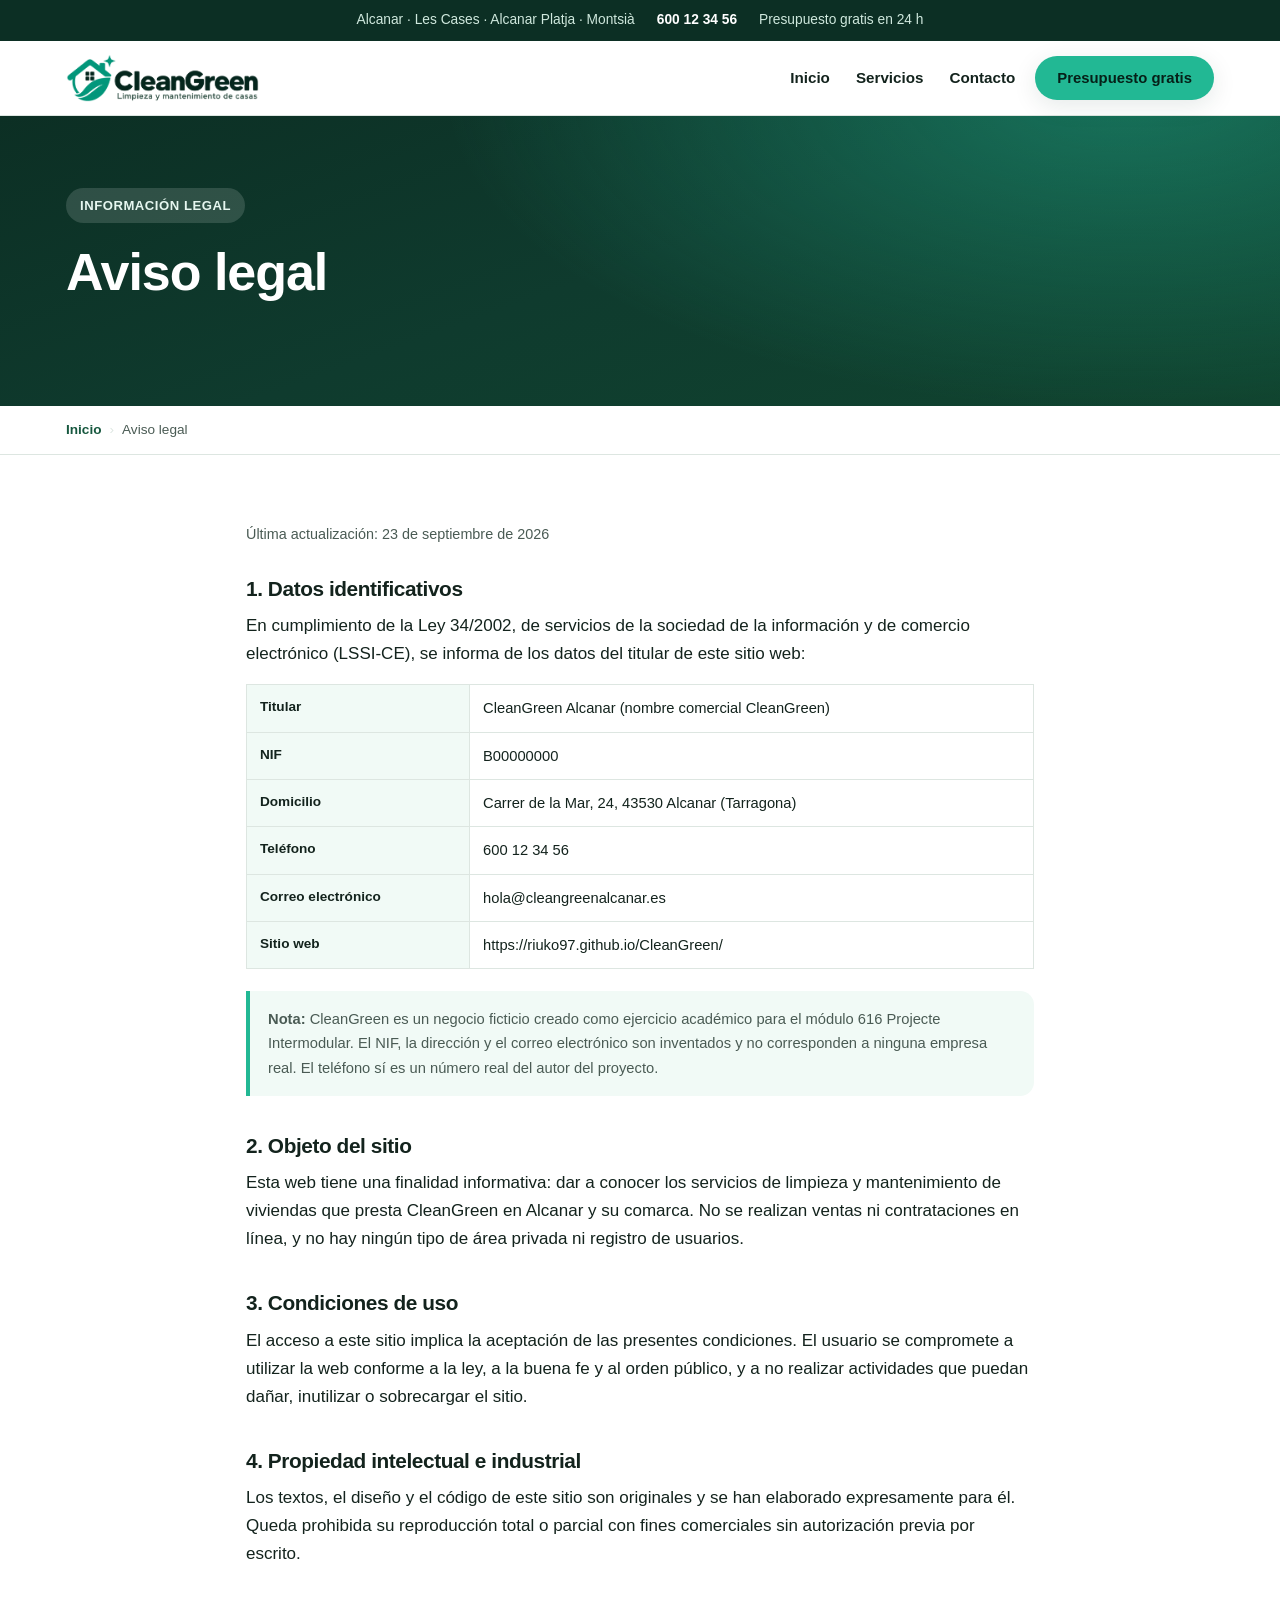
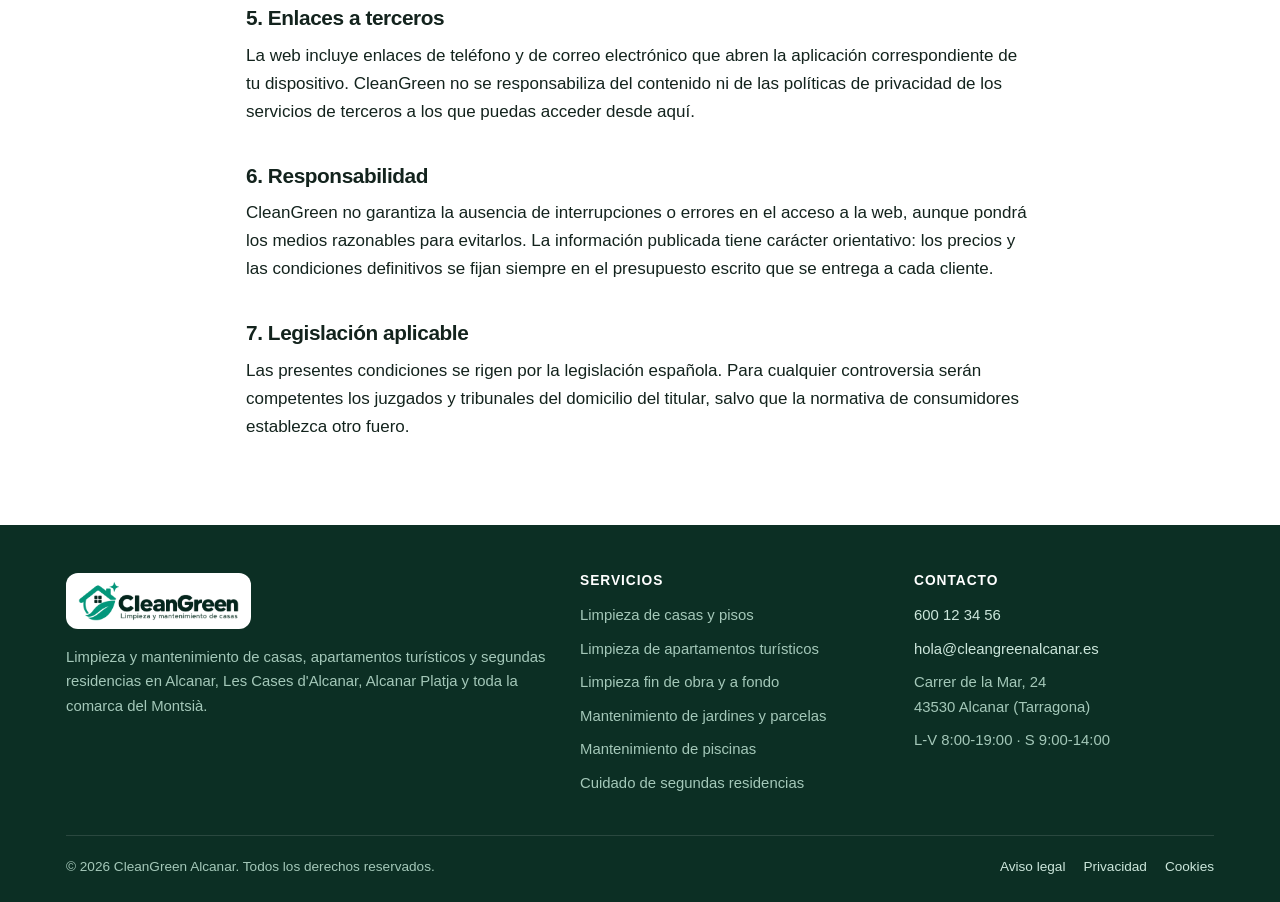
<file: aviso-legal.html>
<!DOCTYPE html>
<html lang="es">
<head>
<meta charset="utf-8">
<meta name="viewport" content="width=device-width, initial-scale=1">

<!-- ===== SEO basico ===== -->
<title>Aviso Legal | CleanGreen Alcanar</title>
<meta name="description" content="Aviso legal, datos identificativos y condiciones de uso del sitio web de CleanGreen, empresa de limpieza y mantenimiento de casas en Alcanar y el Montsià.">
<meta name="robots" content="noindex, follow">
<link rel="canonical" href="https://riuko97.github.io/CleanGreen/aviso-legal.html">
<meta name="author" content="CleanGreen Alcanar">
<meta name="theme-color" content="#0f3b2e">

<!-- ===== SEO local ===== -->
<meta name="geo.region" content="ES-CT">
<meta name="geo.placename" content="Alcanar, Tarragona">
<meta name="geo.position" content="40.5436;0.4817">
<meta name="ICBM" content="40.5436, 0.4817">

<!-- ===== Open Graph / Twitter ===== -->
<meta property="og:type" content="website">
<meta property="og:locale" content="es_ES">
<meta property="og:site_name" content="CleanGreen Alcanar">
<meta property="og:title" content="Aviso Legal | CleanGreen Alcanar">
<meta property="og:description" content="Aviso legal, datos identificativos y condiciones de uso del sitio web de CleanGreen, empresa de limpieza y mantenimiento de casas en Alcanar y el Montsià.">
<meta property="og:url" content="https://riuko97.github.io/CleanGreen/aviso-legal.html">
<meta property="og:image" content="https://riuko97.github.io/CleanGreen/img/og-cleangreen.png">
<meta property="og:image:width" content="1200">
<meta property="og:image:height" content="630">
<meta name="twitter:card" content="summary_large_image">
<meta name="twitter:title" content="Aviso Legal | CleanGreen Alcanar">
<meta name="twitter:description" content="Aviso legal, datos identificativos y condiciones de uso del sitio web de CleanGreen, empresa de limpieza y mantenimiento de casas en Alcanar y el Montsià.">
<meta name="twitter:image" content="https://riuko97.github.io/CleanGreen/img/og-cleangreen.png">

<link rel="stylesheet" href="css/styles.css?v=4">

<!-- ===== Datos estructurados ===== -->
<script type="application/ld+json">
{
  "@context": "https://schema.org",
  "@type": "BreadcrumbList",
  "itemListElement": [
    {
      "@type": "ListItem",
      "position": 1,
      "name": "Inicio",
      "item": "https://riuko97.github.io/CleanGreen/"
    },
    {
      "@type": "ListItem",
      "position": 2,
      "name": "Aviso legal",
      "item": "https://riuko97.github.io/CleanGreen/aviso-legal.html"
    }
  ]
}
</script>
</head>
<body>
<a class="saltar-a-contenido" href="#contenido">Saltar al contenido principal</a>

<!-- ===================== BARRA SUPERIOR ===================== -->
<div class="barra-superior">
  <div class="contenedor">
    <span>Alcanar · Les Cases · Alcanar Platja · Montsià</span>
    <span><a href="tel:+34600123456">600 12 34 56</a></span>
    <span>Presupuesto gratis en 24 h</span>
  </div>
</div>

<!-- ======================== CABECERA ======================== -->
<header class="cabecera">
  <div class="contenedor">
    <a class="logo" href="index.html" aria-label="CleanGreen Alcanar, ir al inicio">
      <img class="logo__img" src="img/cleangreen-transparente.png" alt="CleanGreen, limpieza y mantenimiento de casas" width="1844" height="459">
    </a>

    <!-- Menu de movil sin JavaScript: la casilla guarda si esta abierto -->
    <input class="menu-check" type="checkbox" id="menu" aria-label="Abrir menú de navegación">
    <label class="menu-boton" for="menu">
      <span class="menu-boton__barras" aria-hidden="true"></span>
      <span class="visualmente-oculto">Abrir menú de navegación</span>
    </label>

    <nav class="navegacion" aria-label="Navegación principal">
      <ul>
        <li><a href="index.html">Inicio</a></li>
        <li><a href="servicios.html">Servicios</a></li>
        <li><a href="contacto.html">Contacto</a></li>
      </ul>
    </nav>

    <a class="boton boton--principal" href="contacto.html">Presupuesto gratis</a>
  </div>
</header>

<main id="contenido">
<section class="cabecera-pagina">
  <div class="contenedor">
    <p class="etiqueta etiqueta--claro">Información legal</p>
    <h1>Aviso legal</h1>
  </div>
</section>

<nav class="migas" aria-label="Migas de pan"><div class="contenedor"><ol><li><a href="index.html">Inicio</a></li><li aria-current="page">Aviso legal</li></ol></div></nav>


<section class="pagina-legal">
  <div class="contenedor">
    <p class="actualizado">Última actualización: 23 de septiembre de 2026</p>

    <h2>1. Datos identificativos</h2>
    <p>
      En cumplimiento de la Ley 34/2002, de servicios de la sociedad de la información y de
      comercio electrónico (LSSI-CE), se informa de los datos del titular de este sitio web:
    </p>
    <table>
      <tr><th>Titular</th><td>CleanGreen Alcanar (nombre comercial CleanGreen)</td></tr>
      <tr><th>NIF</th><td>B00000000</td></tr>
      <tr><th>Domicilio</th><td>Carrer de la Mar, 24, 43530 Alcanar (Tarragona)</td></tr>
      <tr><th>Teléfono</th><td>600 12 34 56</td></tr>
      <tr><th>Correo electrónico</th><td>hola@cleangreenalcanar.es</td></tr>
      <tr><th>Sitio web</th><td>https://riuko97.github.io/CleanGreen/</td></tr>
    </table>

    <p class="nota-ficticio">
      <strong>Nota:</strong> CleanGreen es un negocio ficticio creado como ejercicio académico
      para el módulo 616 Projecte Intermodular. El NIF, la dirección y el correo electrónico
      son inventados y no corresponden a ninguna empresa real. El teléfono sí es un número
      real del autor del proyecto.
    </p>

    <h2>2. Objeto del sitio</h2>
    <p>
      Esta web tiene una finalidad informativa: dar a conocer los servicios de limpieza y
      mantenimiento de viviendas que presta CleanGreen en Alcanar y su comarca. No se realizan
      ventas ni contrataciones en línea, y no hay ningún tipo de área privada ni registro de
      usuarios.
    </p>

    <h2>3. Condiciones de uso</h2>
    <p>
      El acceso a este sitio implica la aceptación de las presentes condiciones. El usuario se
      compromete a utilizar la web conforme a la ley, a la buena fe y al orden público, y a no
      realizar actividades que puedan dañar, inutilizar o sobrecargar el sitio.
    </p>

    <h2>4. Propiedad intelectual e industrial</h2>
    <p>
      Los textos, el diseño y el código de este sitio son originales y se han elaborado
      expresamente para él. Queda prohibida su reproducción total o parcial con fines
      comerciales sin autorización previa por escrito.
    </p>

    <h2>5. Enlaces a terceros</h2>
    <p>
      La web incluye enlaces de teléfono y de correo electrónico que abren la aplicación
      correspondiente de tu dispositivo. CleanGreen no se responsabiliza del contenido ni de
      las políticas de privacidad de los servicios de terceros a los que puedas acceder desde
      aquí.
    </p>

    <h2>6. Responsabilidad</h2>
    <p>
      CleanGreen no garantiza la ausencia de interrupciones o errores en el acceso a la web,
      aunque pondrá los medios razonables para evitarlos. La información publicada tiene
      carácter orientativo: los precios y las condiciones definitivos se fijan siempre en el
      presupuesto escrito que se entrega a cada cliente.
    </p>

    <h2>7. Legislación aplicable</h2>
    <p>
      Las presentes condiciones se rigen por la legislación española. Para cualquier
      controversia serán competentes los juzgados y tribunales del domicilio del titular,
      salvo que la normativa de consumidores establezca otro fuero.
    </p>

  </div>
</section>
</main>

<!-- =========================== PIE =========================== -->
<footer class="pie">
  <div class="contenedor">
    <div class="pie__rejilla">
      <div>
        <a class="logo" href="index.html" aria-label="CleanGreen Alcanar, ir al inicio">
      <img class="logo__img" src="img/cleangreen-transparente.png" alt="CleanGreen, limpieza y mantenimiento de casas" width="1844" height="459">
    </a>
        <p style="margin-top:16px">
          Limpieza y mantenimiento de casas, apartamentos turísticos y segundas
          residencias en Alcanar, Les Cases d'Alcanar, Alcanar Platja y toda la
          comarca del Montsià.
        </p>
      </div>

      <div>
        <h3>Servicios</h3>
        <ul>
          <li>Limpieza de casas y pisos</li>
          <li>Limpieza de apartamentos turísticos</li>
          <li>Limpieza fin de obra y a fondo</li>
          <li>Mantenimiento de jardines y parcelas</li>
          <li>Mantenimiento de piscinas</li>
          <li>Cuidado de segundas residencias</li></ul>
      </div>

      <div>
        <h3>Contacto</h3>
        <ul>
          <li><a href="tel:+34600123456">600 12 34 56</a></li>
          <li><a href="mailto:hola@cleangreenalcanar.es">hola@cleangreenalcanar.es</a></li>
          <li>Carrer de la Mar, 24<br>43530 Alcanar (Tarragona)</li>
          <li>L-V 8:00-19:00 · S 9:00-14:00</li>
        </ul>
      </div>
    </div>

    <div class="pie__legal">
      <p>&copy; 2026 CleanGreen Alcanar. Todos los derechos reservados.</p>
      <nav aria-label="Información legal">
        <a href="aviso-legal.html">Aviso legal</a>
        <a href="politica-de-privacidad.html">Privacidad</a>
        <a href="politica-de-cookies.html">Cookies</a>
      </nav>
    </div>
  </div>
</footer>
</body>
</html>
</file>
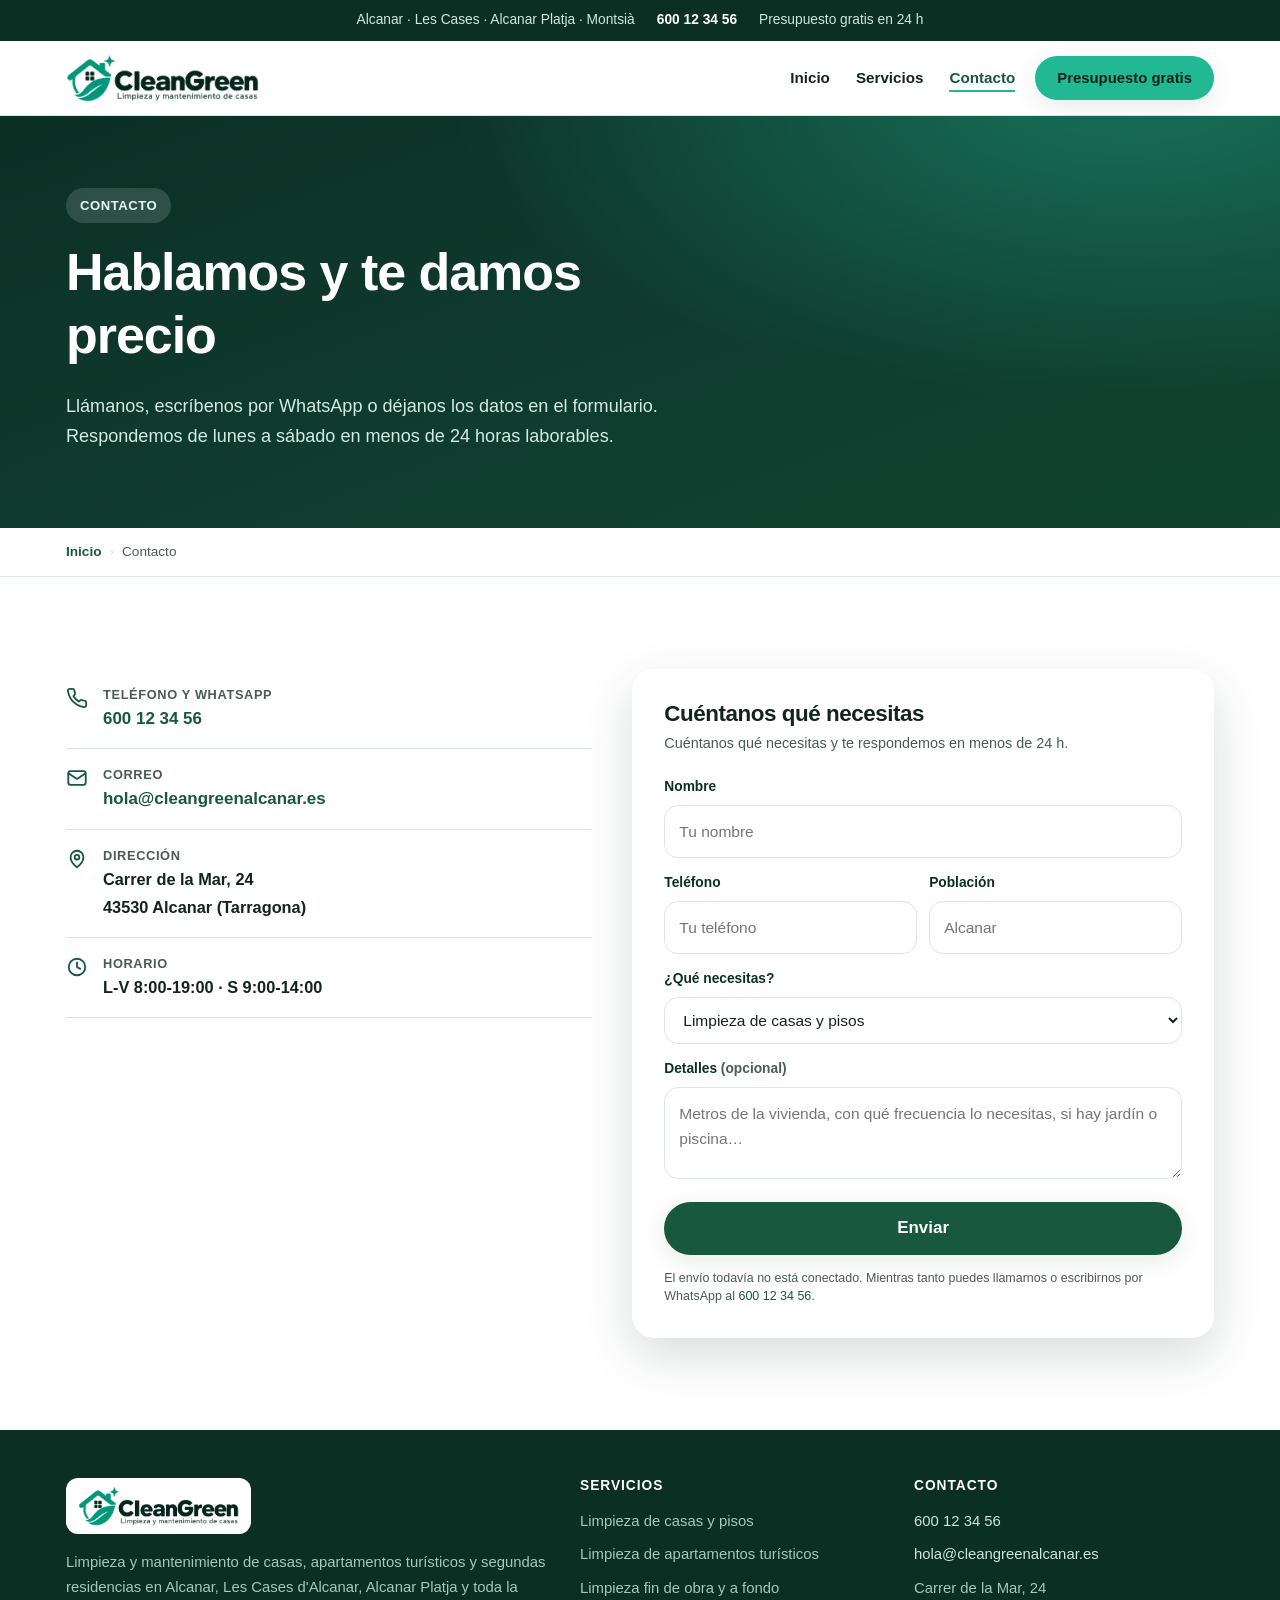
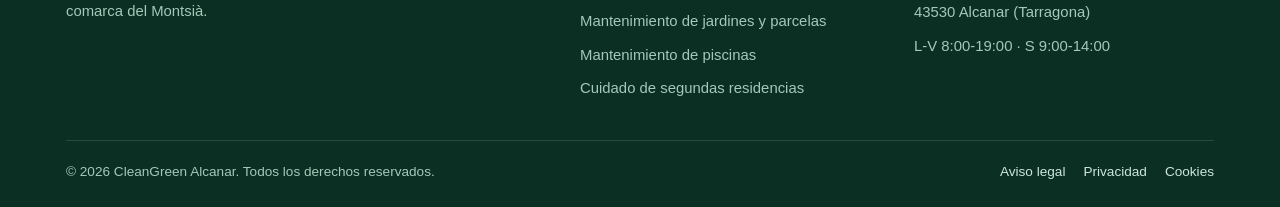
<file: contacto.html>
<!DOCTYPE html>
<html lang="es">
<head>
<meta charset="utf-8">
<meta name="viewport" content="width=device-width, initial-scale=1">

<!-- ===== SEO basico ===== -->
<title>Contacto | CleanGreen · Limpieza y Mantenimiento en Alcanar</title>
<meta name="description" content="Llámanos al 681000012, escríbenos por WhatsApp o a hola@cleangreenalcanar.es. Presupuesto gratis en 24 h para toda la zona de Alcanar y el Montsià.">
<meta name="robots" content="index, follow, max-image-preview:large, max-snippet:-1">
<link rel="canonical" href="https://riuko97.github.io/CleanGreen/contacto.html">
<meta name="author" content="CleanGreen Alcanar">
<meta name="theme-color" content="#0f3b2e">

<!-- ===== SEO local ===== -->
<meta name="geo.region" content="ES-CT">
<meta name="geo.placename" content="Alcanar, Tarragona">
<meta name="geo.position" content="40.5436;0.4817">
<meta name="ICBM" content="40.5436, 0.4817">

<!-- ===== Open Graph / Twitter ===== -->
<meta property="og:type" content="website">
<meta property="og:locale" content="es_ES">
<meta property="og:site_name" content="CleanGreen Alcanar">
<meta property="og:title" content="Contacto | CleanGreen · Limpieza y Mantenimiento en Alcanar">
<meta property="og:description" content="Llámanos al 681 000 012, escríbenos por WhatsApp o a hola@cleangreenalcanar.es. Presupuesto gratis en 24 h para toda la zona de Alcanar y el Montsià.">
<meta property="og:url" content="https://riuko97.github.io/CleanGreen/contacto.html">
<meta property="og:image" content="https://riuko97.github.io/CleanGreen/img/og-cleangreen.png">
<meta property="og:image:width" content="1200">
<meta property="og:image:height" content="630">
<meta name="twitter:card" content="summary_large_image">
<meta name="twitter:title" content="Contacto | CleanGreen · Limpieza y Mantenimiento en Alcanar">
<meta name="twitter:description" content="Llámanos al 681 000 012, escríbenos por WhatsApp o a hola@cleangreenalcanar.es. Presupuesto gratis en 24 h para toda la zona de Alcanar y el Montsià.">
<meta name="twitter:image" content="https://riuko97.github.io/CleanGreen/img/og-cleangreen.png">

<link rel="stylesheet" href="css/styles.css?v=4">

<!-- ===== Datos estructurados ===== -->
<script type="application/ld+json">
{
  "@context": "https://schema.org",
  "@type": "BreadcrumbList",
  "itemListElement": [
    {
      "@type": "ListItem",
      "position": 1,
      "name": "Inicio",
      "item": "https://riuko97.github.io/CleanGreen/"
    },
    {
      "@type": "ListItem",
      "position": 2,
      "name": "Contacto",
      "item": "https://riuko97.github.io/CleanGreen/contacto.html"
    }
  ]
}
</script>
<script type="application/ld+json">
{
  "@context": "https://schema.org",
  "@type": "ContactPage",
  "url": "https://riuko97.github.io/CleanGreen/contacto.html",
  "about": {
    "@id": "https://riuko97.github.io/CleanGreen/#negocio"
  }
}
</script>
</head>
<body>
<a class="saltar-a-contenido" href="#contenido">Saltar al contenido principal</a>

<!-- ===================== BARRA SUPERIOR ===================== -->
<div class="barra-superior">
  <div class="contenedor">
    <span>Alcanar · Les Cases · Alcanar Platja · Montsià</span>
    <span><a href="tel:+34600123456">600 12 34 56</a></span>
    <span>Presupuesto gratis en 24 h</span>
  </div>
</div>

<!-- ======================== CABECERA ======================== -->
<header class="cabecera">
  <div class="contenedor">
    <a class="logo" href="index.html" aria-label="CleanGreen Alcanar, ir al inicio">
      <img class="logo__img" src="img/cleangreen-transparente.png" alt="CleanGreen, limpieza y mantenimiento de casas" width="1844" height="459">
    </a>

    <!-- Menu de movil sin JavaScript: la casilla guarda si esta abierto -->
    <input class="menu-check" type="checkbox" id="menu" aria-label="Abrir menú de navegación">
    <label class="menu-boton" for="menu">
      <span class="menu-boton__barras" aria-hidden="true"></span>
      <span class="visualmente-oculto">Abrir menú de navegación</span>
    </label>

    <nav class="navegacion" aria-label="Navegación principal">
      <ul>
        <li><a href="index.html">Inicio</a></li>
        <li><a href="servicios.html">Servicios</a></li>
        <li><a href="contacto.html" aria-current="page">Contacto</a></li>
      </ul>
    </nav>

    <a class="boton boton--principal" href="contacto.html">Presupuesto gratis</a>
  </div>
</header>

<main id="contenido">
<section class="cabecera-pagina">
  <div class="contenedor">
    <p class="etiqueta etiqueta--claro">Contacto</p>
    <h1>Hablamos y te damos precio</h1>
    <p class="cabecera-pagina__entrada">
      Llámanos, escríbenos por WhatsApp o déjanos los datos en el formulario.
      Respondemos de lunes a sábado en menos de 24 horas laborables.
    </p>
  </div>
</section>

<nav class="migas" aria-label="Migas de pan"><div class="contenedor"><ol><li><a href="index.html">Inicio</a></li><li aria-current="page">Contacto</li></ol></div></nav>


<section class="seccion seccion--claro">
  <div class="contenedor">
    <div class="contacto">
      <div>
        <ul class="datos-contacto">
          <li><svg viewBox="0 0 24 24" fill="none" stroke="currentColor" stroke-width="2" stroke-linecap="round" stroke-linejoin="round" aria-hidden="true"><path d="M22 16.9v3a2 2 0 0 1-2.2 2 19.8 19.8 0 0 1-8.6-3.1 19.5 19.5 0 0 1-6-6A19.8 19.8 0 0 1 2.1 4.2 2 2 0 0 1 4.1 2h3a2 2 0 0 1 2 1.7c.1 1 .4 1.9.7 2.8a2 2 0 0 1-.5 2.1L8.1 9.9a16 16 0 0 0 6 6l1.3-1.2a2 2 0 0 1 2.1-.5c.9.3 1.8.6 2.8.7a2 2 0 0 1 1.7 2Z"/></svg><span><strong>Teléfono y WhatsApp</strong><a href="tel:+34600123456">600 12 34 56</a></span></li>
          <li><svg viewBox="0 0 24 24" fill="none" stroke="currentColor" stroke-width="2" stroke-linecap="round" stroke-linejoin="round" aria-hidden="true"><rect x="2.5" y="4.5" width="19" height="15" rx="2.5"/><path d="m3 7 9 6 9-6"/></svg><span><strong>Correo</strong><a href="mailto:hola@cleangreenalcanar.es">hola@cleangreenalcanar.es</a></span></li>
          <li><svg viewBox="0 0 24 24" fill="none" stroke="currentColor" stroke-width="2" stroke-linecap="round" stroke-linejoin="round" aria-hidden="true"><path d="M12 21s-7-5.5-7-11a7 7 0 1 1 14 0c0 5.5-7 11-7 11Z"/><circle cx="12" cy="10" r="2.5"/></svg><span><strong>Dirección</strong><span class="dato">Carrer de la Mar, 24<br>43530 Alcanar (Tarragona)</span></span></li>
          <li><svg viewBox="0 0 24 24" fill="none" stroke="currentColor" stroke-width="2" stroke-linecap="round" stroke-linejoin="round" aria-hidden="true"><circle cx="12" cy="12" r="9"/><path d="M12 7v5l3.5 2"/></svg><span><strong>Horario</strong><span class="dato">L-V 8:00-19:00 · S 9:00-14:00</span></span></li>
        </ul>
      </div>

      <div>

      <div class="tarjeta-presupuesto" id="presupuesto">
        <h2>Cuéntanos qué necesitas</h2>
        <p class="tarjeta-presupuesto__pie">Cuéntanos qué necesitas y te respondemos en menos de 24 h.</p>

        <!-- ================================================================
             FORMULARIO SIN ENVIO TODAVIA
             De momento es solo la maqueta: al pulsar el boton no pasa nada.
             Mas adelante se le anade el JavaScript que arma el mensaje y lo
             manda por WhatsApp, o se conecta a un servicio de formularios.
             ================================================================ -->
        <form>
          <div class="campo">
            <label for="nombre">Nombre</label>
            <input type="text" id="nombre" name="nombre" autocomplete="name" placeholder="Tu nombre">
          </div>

          <div class="campo campo--doble">
            <div>
              <label for="telefono">Teléfono</label>
              <input type="tel" id="telefono" name="telefono" autocomplete="tel" inputmode="tel" placeholder="Tu teléfono">
            </div>
            <div>
              <label for="poblacion">Población</label>
              <input type="text" id="poblacion" name="poblacion" placeholder="Alcanar">
            </div>
          </div>

          <div class="campo">
            <label for="servicio">¿Qué necesitas?</label>
            <select id="servicio" name="servicio">
              <option>Limpieza de casas y pisos</option>
              <option>Limpieza de apartamentos turísticos</option>
              <option>Limpieza fin de obra y a fondo</option>
              <option>Mantenimiento de jardines y parcelas</option>
              <option>Mantenimiento de piscinas</option>
              <option>Cuidado de segundas residencias</option>
              <option>Varios servicios / no lo sé</option>
            </select>
          </div>

          <div class="campo">
            <label for="mensaje">Detalles <span class="opcional">(opcional)</span></label>
            <textarea id="mensaje" name="mensaje" placeholder="Metros de la vivienda, con qué frecuencia lo necesitas, si hay jardín o piscina…"></textarea>
          </div>

          <button type="button" class="boton boton--verde boton--bloque">Enviar</button>
          <p class="nota-form">
            El envío todavía no está conectado. Mientras tanto puedes llamarnos o
            escribirnos por WhatsApp al <a href="tel:+34600123456">600 12 34 56</a>.
          </p>
        </form>
      </div>
      </div>
    </div>
  </div>
</section>
</main>

<!-- =========================== PIE =========================== -->
<footer class="pie">
  <div class="contenedor">
    <div class="pie__rejilla">
      <div>
        <a class="logo" href="index.html" aria-label="CleanGreen Alcanar, ir al inicio">
      <img class="logo__img" src="img/cleangreen-transparente.png" alt="CleanGreen, limpieza y mantenimiento de casas" width="1844" height="459">
    </a>
        <p style="margin-top:16px">
          Limpieza y mantenimiento de casas, apartamentos turísticos y segundas
          residencias en Alcanar, Les Cases d'Alcanar, Alcanar Platja y toda la
          comarca del Montsià.
        </p>
      </div>

      <div>
        <h3>Servicios</h3>
        <ul>
          <li>Limpieza de casas y pisos</li>
          <li>Limpieza de apartamentos turísticos</li>
          <li>Limpieza fin de obra y a fondo</li>
          <li>Mantenimiento de jardines y parcelas</li>
          <li>Mantenimiento de piscinas</li>
          <li>Cuidado de segundas residencias</li></ul>
      </div>

      <div>
        <h3>Contacto</h3>
        <ul>
          <li><a href="tel:+34600123456">600 12 34 56</a></li>
          <li><a href="mailto:hola@cleangreenalcanar.es">hola@cleangreenalcanar.es</a></li>
          <li>Carrer de la Mar, 24<br>43530 Alcanar (Tarragona)</li>
          <li>L-V 8:00-19:00 · S 9:00-14:00</li>
        </ul>
      </div>
    </div>

    <div class="pie__legal">
      <p>&copy; 2026 CleanGreen Alcanar. Todos los derechos reservados.</p>
      <nav aria-label="Información legal">
        <a href="aviso-legal.html">Aviso legal</a>
        <a href="politica-de-privacidad.html">Privacidad</a>
        <a href="politica-de-cookies.html">Cookies</a>
      </nav>
    </div>
  </div>
</footer>
</body>
</html>
</file>
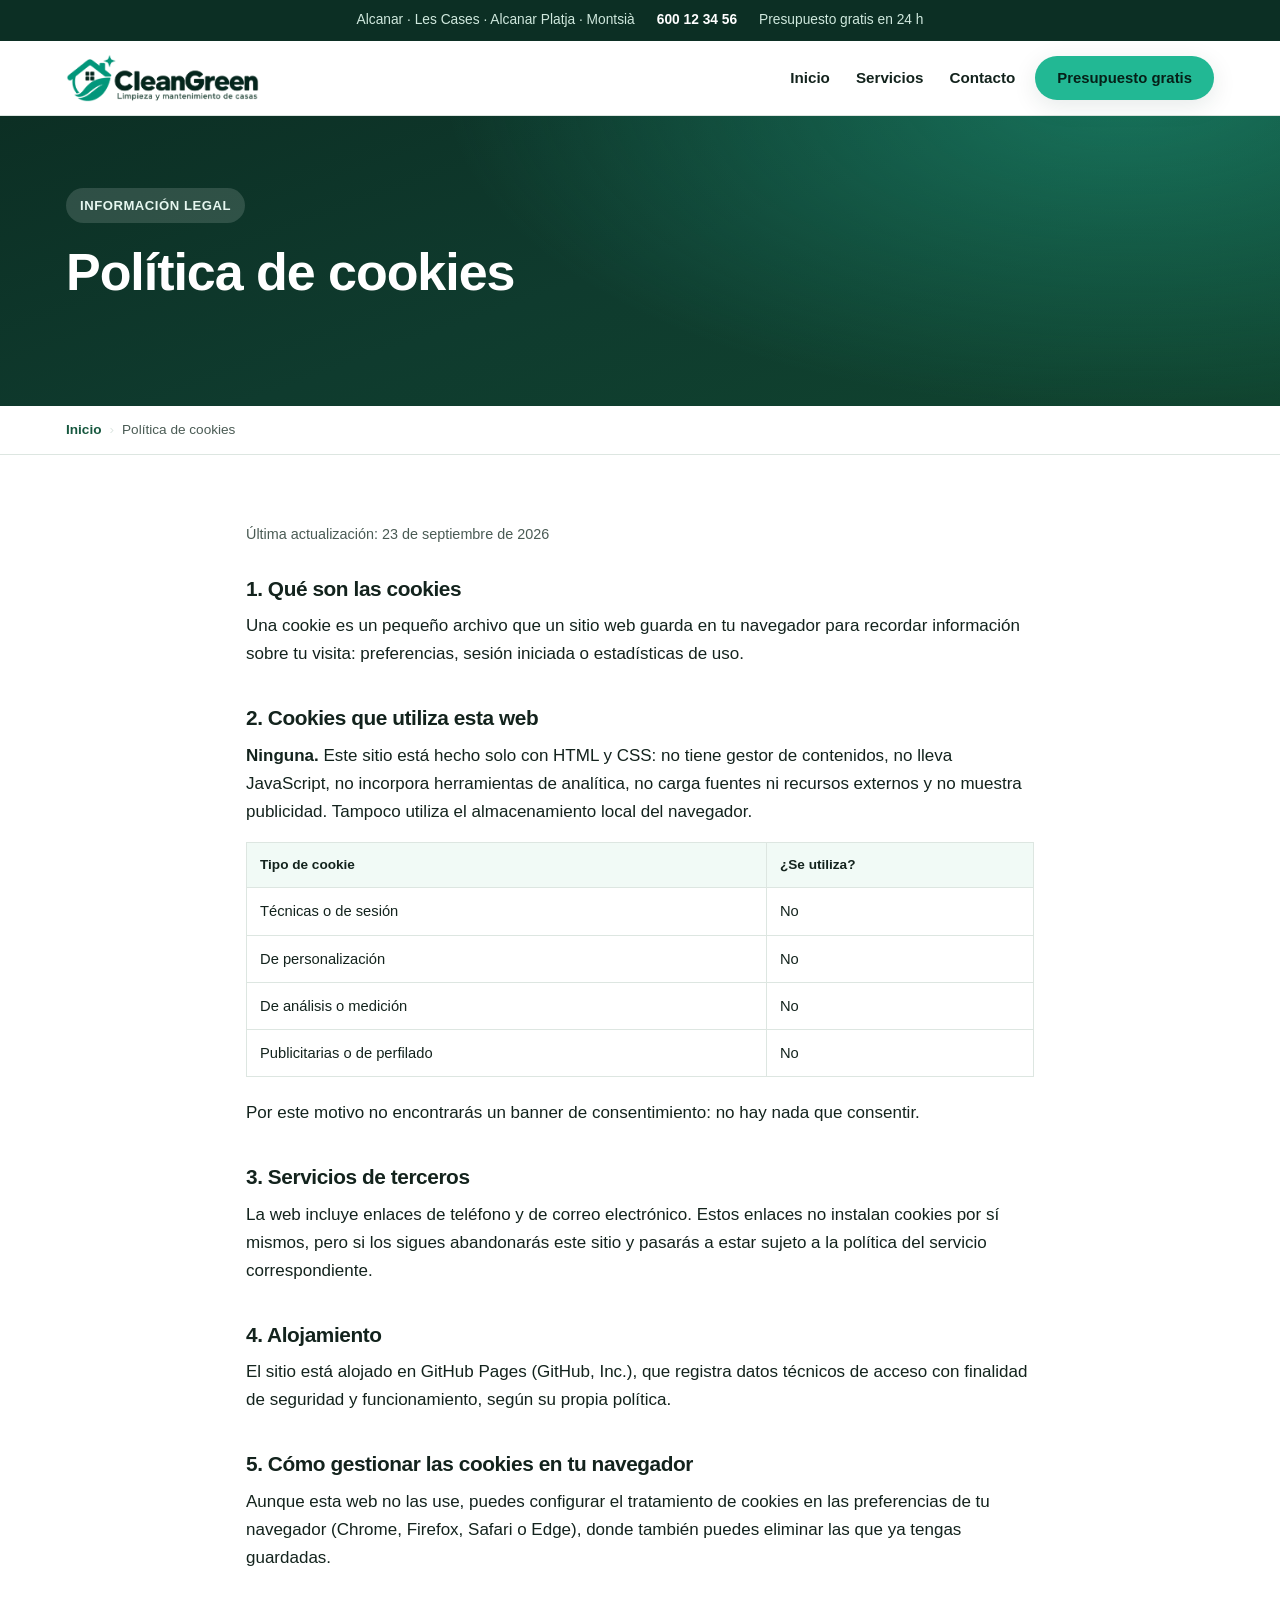
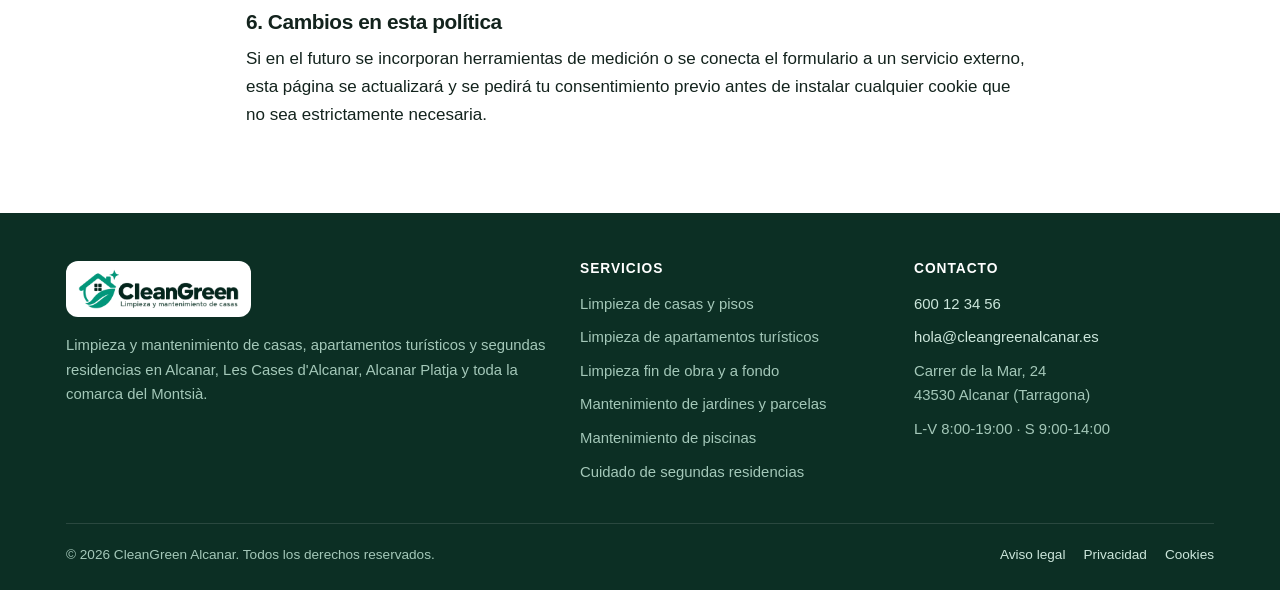
<file: politica-de-cookies.html>
<!DOCTYPE html>
<html lang="es">
<head>
<meta charset="utf-8">
<meta name="viewport" content="width=device-width, initial-scale=1">

<!-- ===== SEO basico ===== -->
<title>Política de Cookies | CleanGreen Alcanar</title>
<meta name="description" content="Esta web no utiliza cookies propias ni de terceros con finalidad analítica o publicitaria, y por eso no verás ningún banner de consentimiento. Aquí te explicamos por qué.">
<meta name="robots" content="noindex, follow">
<link rel="canonical" href="https://riuko97.github.io/CleanGreen/politica-de-cookies.html">
<meta name="author" content="CleanGreen Alcanar">
<meta name="theme-color" content="#0f3b2e">

<!-- ===== SEO local ===== -->
<meta name="geo.region" content="ES-CT">
<meta name="geo.placename" content="Alcanar, Tarragona">
<meta name="geo.position" content="40.5436;0.4817">
<meta name="ICBM" content="40.5436, 0.4817">

<!-- ===== Open Graph / Twitter ===== -->
<meta property="og:type" content="website">
<meta property="og:locale" content="es_ES">
<meta property="og:site_name" content="CleanGreen Alcanar">
<meta property="og:title" content="Política de Cookies | CleanGreen Alcanar">
<meta property="og:description" content="Esta web no utiliza cookies propias ni de terceros con finalidad analítica o publicitaria, y por eso no verás ningún banner de consentimiento. Aquí te explicamos por qué.">
<meta property="og:url" content="https://riuko97.github.io/CleanGreen/politica-de-cookies.html">
<meta property="og:image" content="https://riuko97.github.io/CleanGreen/img/og-cleangreen.png">
<meta property="og:image:width" content="1200">
<meta property="og:image:height" content="630">
<meta name="twitter:card" content="summary_large_image">
<meta name="twitter:title" content="Política de Cookies | CleanGreen Alcanar">
<meta name="twitter:description" content="Esta web no utiliza cookies propias ni de terceros con finalidad analítica o publicitaria, y por eso no verás ningún banner de consentimiento. Aquí te explicamos por qué.">
<meta name="twitter:image" content="https://riuko97.github.io/CleanGreen/img/og-cleangreen.png">

<link rel="stylesheet" href="css/styles.css?v=4">

<!-- ===== Datos estructurados ===== -->
<script type="application/ld+json">
{
  "@context": "https://schema.org",
  "@type": "BreadcrumbList",
  "itemListElement": [
    {
      "@type": "ListItem",
      "position": 1,
      "name": "Inicio",
      "item": "https://riuko97.github.io/CleanGreen/"
    },
    {
      "@type": "ListItem",
      "position": 2,
      "name": "Política de cookies",
      "item": "https://riuko97.github.io/CleanGreen/politica-de-cookies.html"
    }
  ]
}
</script>
</head>
<body>
<a class="saltar-a-contenido" href="#contenido">Saltar al contenido principal</a>

<!-- ===================== BARRA SUPERIOR ===================== -->
<div class="barra-superior">
  <div class="contenedor">
    <span>Alcanar · Les Cases · Alcanar Platja · Montsià</span>
    <span><a href="tel:+34600123456">600 12 34 56</a></span>
    <span>Presupuesto gratis en 24 h</span>
  </div>
</div>

<!-- ======================== CABECERA ======================== -->
<header class="cabecera">
  <div class="contenedor">
    <a class="logo" href="index.html" aria-label="CleanGreen Alcanar, ir al inicio">
      <img class="logo__img" src="img/cleangreen-transparente.png" alt="CleanGreen, limpieza y mantenimiento de casas" width="1844" height="459">
    </a>

    <!-- Menu de movil sin JavaScript: la casilla guarda si esta abierto -->
    <input class="menu-check" type="checkbox" id="menu" aria-label="Abrir menú de navegación">
    <label class="menu-boton" for="menu">
      <span class="menu-boton__barras" aria-hidden="true"></span>
      <span class="visualmente-oculto">Abrir menú de navegación</span>
    </label>

    <nav class="navegacion" aria-label="Navegación principal">
      <ul>
        <li><a href="index.html">Inicio</a></li>
        <li><a href="servicios.html">Servicios</a></li>
        <li><a href="contacto.html">Contacto</a></li>
      </ul>
    </nav>

    <a class="boton boton--principal" href="contacto.html">Presupuesto gratis</a>
  </div>
</header>

<main id="contenido">
<section class="cabecera-pagina">
  <div class="contenedor">
    <p class="etiqueta etiqueta--claro">Información legal</p>
    <h1>Política de cookies</h1>
  </div>
</section>

<nav class="migas" aria-label="Migas de pan"><div class="contenedor"><ol><li><a href="index.html">Inicio</a></li><li aria-current="page">Política de cookies</li></ol></div></nav>


<section class="pagina-legal">
  <div class="contenedor">
    <p class="actualizado">Última actualización: 23 de septiembre de 2026</p>

    <h2>1. Qué son las cookies</h2>
    <p>
      Una cookie es un pequeño archivo que un sitio web guarda en tu navegador para recordar
      información sobre tu visita: preferencias, sesión iniciada o estadísticas de uso.
    </p>

    <h2>2. Cookies que utiliza esta web</h2>
    <p>
      <strong>Ninguna.</strong> Este sitio está hecho solo con HTML y CSS: no tiene gestor de
      contenidos, no lleva JavaScript, no incorpora herramientas de analítica, no carga fuentes
      ni recursos externos y no muestra publicidad. Tampoco utiliza el almacenamiento local del
      navegador.
    </p>
    <table>
      <tr><th>Tipo de cookie</th><th>¿Se utiliza?</th></tr>
      <tr><td>Técnicas o de sesión</td><td>No</td></tr>
      <tr><td>De personalización</td><td>No</td></tr>
      <tr><td>De análisis o medición</td><td>No</td></tr>
      <tr><td>Publicitarias o de perfilado</td><td>No</td></tr>
    </table>
    <p>
      Por este motivo no encontrarás un banner de consentimiento: no hay nada que consentir.
    </p>

    <h2>3. Servicios de terceros</h2>
    <p>
      La web incluye enlaces de teléfono y de correo electrónico. Estos enlaces no instalan
      cookies por sí mismos, pero si los sigues abandonarás este sitio y pasarás a estar sujeto
      a la política del servicio correspondiente.
    </p>

    <h2>4. Alojamiento</h2>
    <p>
      El sitio está alojado en GitHub Pages (GitHub, Inc.), que registra datos técnicos de
      acceso con finalidad de seguridad y funcionamiento, según su propia política.
    </p>

    <h2>5. Cómo gestionar las cookies en tu navegador</h2>
    <p>
      Aunque esta web no las use, puedes configurar el tratamiento de cookies en las
      preferencias de tu navegador (Chrome, Firefox, Safari o Edge), donde también puedes
      eliminar las que ya tengas guardadas.
    </p>

    <h2>6. Cambios en esta política</h2>
    <p>
      Si en el futuro se incorporan herramientas de medición o se conecta el formulario a un
      servicio externo, esta página se actualizará y se pedirá tu consentimiento previo antes
      de instalar cualquier cookie que no sea estrictamente necesaria.
    </p>

  </div>
</section>
</main>

<!-- =========================== PIE =========================== -->
<footer class="pie">
  <div class="contenedor">
    <div class="pie__rejilla">
      <div>
        <a class="logo" href="index.html" aria-label="CleanGreen Alcanar, ir al inicio">
      <img class="logo__img" src="img/cleangreen-transparente.png" alt="CleanGreen, limpieza y mantenimiento de casas" width="1844" height="459">
    </a>
        <p style="margin-top:16px">
          Limpieza y mantenimiento de casas, apartamentos turísticos y segundas
          residencias en Alcanar, Les Cases d'Alcanar, Alcanar Platja y toda la
          comarca del Montsià.
        </p>
      </div>

      <div>
        <h3>Servicios</h3>
        <ul>
          <li>Limpieza de casas y pisos</li>
          <li>Limpieza de apartamentos turísticos</li>
          <li>Limpieza fin de obra y a fondo</li>
          <li>Mantenimiento de jardines y parcelas</li>
          <li>Mantenimiento de piscinas</li>
          <li>Cuidado de segundas residencias</li></ul>
      </div>

      <div>
        <h3>Contacto</h3>
        <ul>
          <li><a href="tel:+34600123456">600 12 34 56</a></li>
          <li><a href="mailto:hola@cleangreenalcanar.es">hola@cleangreenalcanar.es</a></li>
          <li>Carrer de la Mar, 24<br>43530 Alcanar (Tarragona)</li>
          <li>L-V 8:00-19:00 · S 9:00-14:00</li>
        </ul>
      </div>
    </div>

    <div class="pie__legal">
      <p>&copy; 2026 CleanGreen Alcanar. Todos los derechos reservados.</p>
      <nav aria-label="Información legal">
        <a href="aviso-legal.html">Aviso legal</a>
        <a href="politica-de-privacidad.html">Privacidad</a>
        <a href="politica-de-cookies.html">Cookies</a>
      </nav>
    </div>
  </div>
</footer>
</body>
</html>
</file>
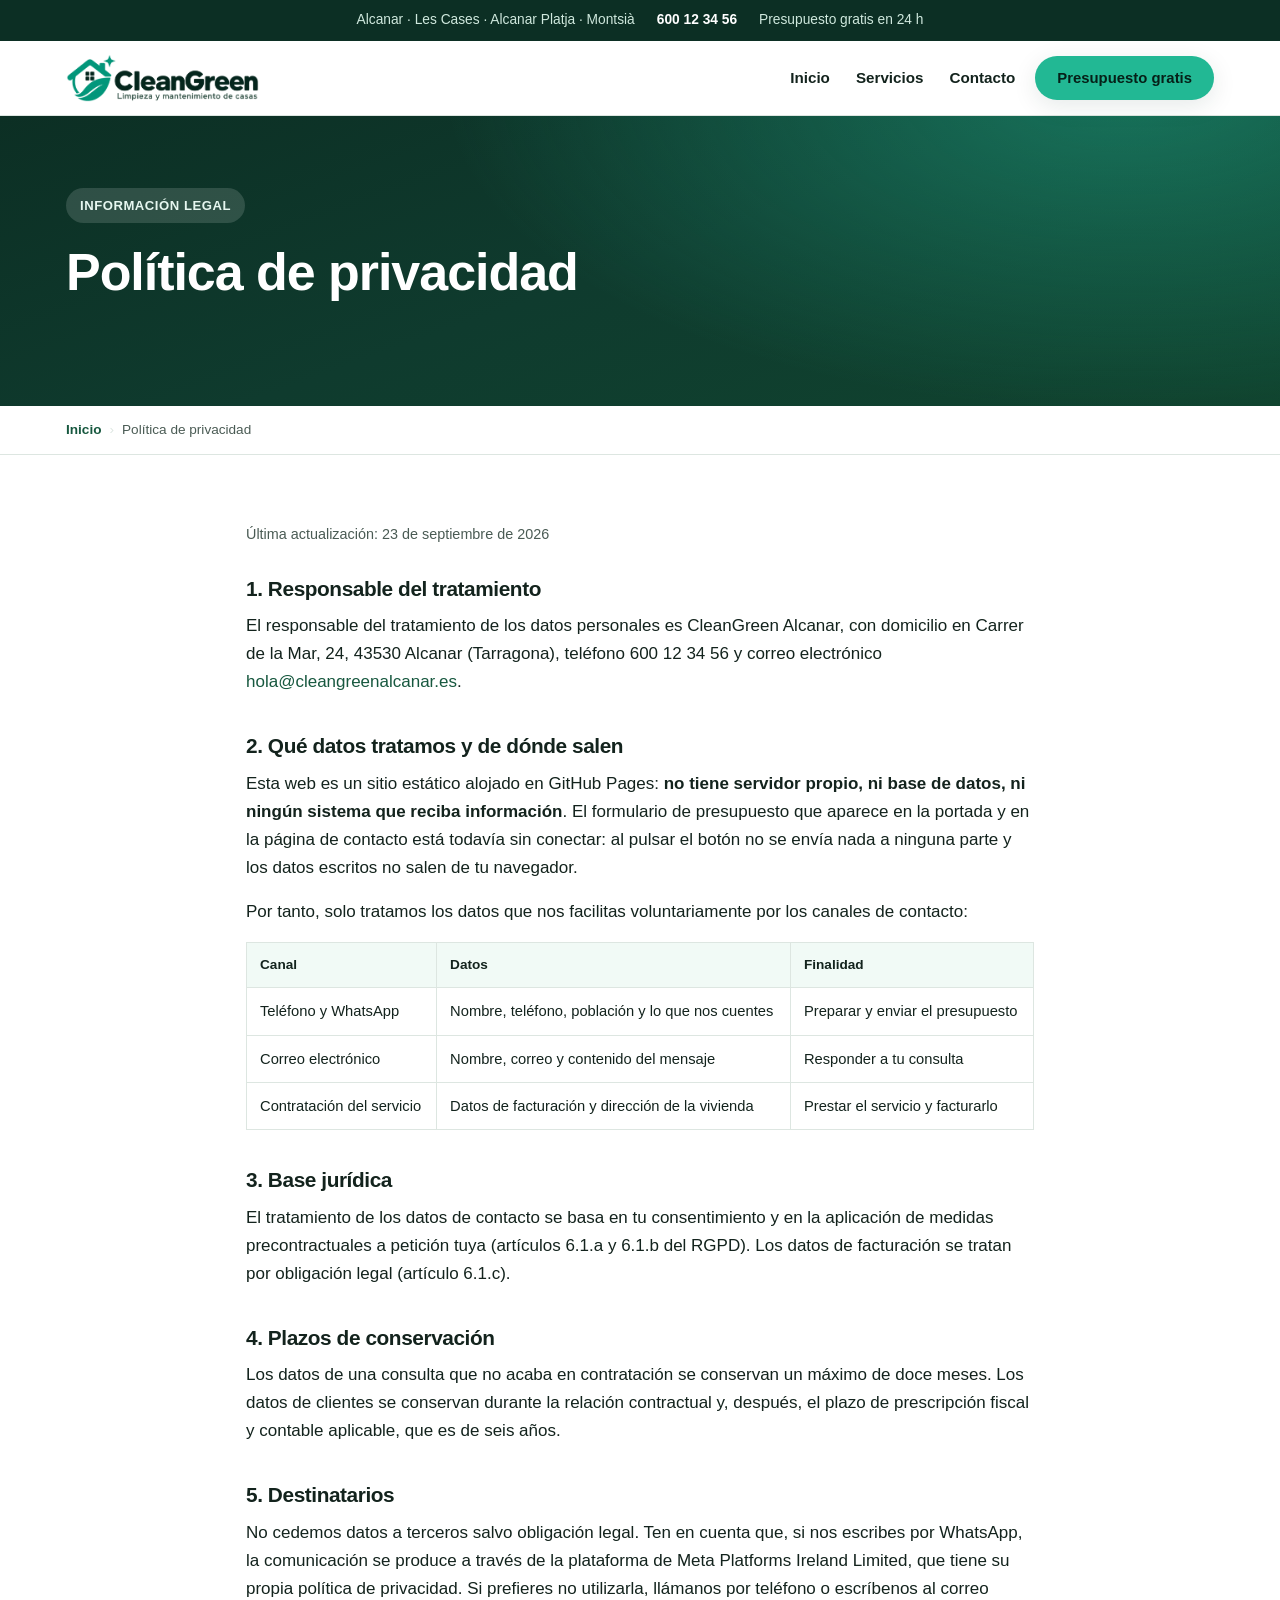
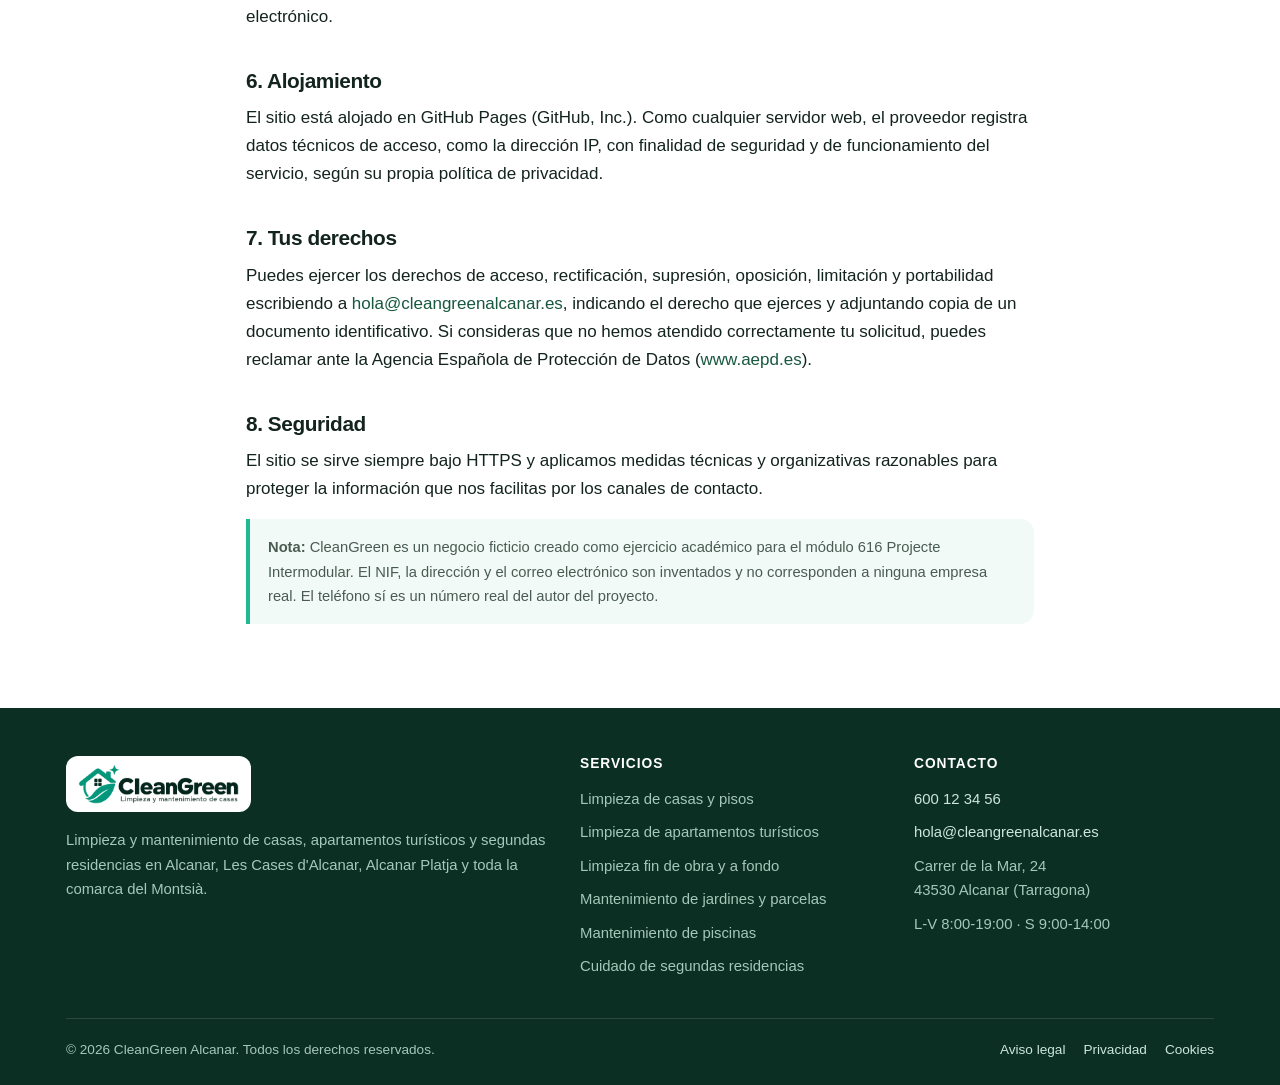
<file: politica-de-privacidad.html>
<!DOCTYPE html>
<html lang="es">
<head>
<meta charset="utf-8">
<meta name="viewport" content="width=device-width, initial-scale=1">

<!-- ===== SEO basico ===== -->
<title>Política de Privacidad | CleanGreen Alcanar</title>
<meta name="description" content="Cómo tratamos tus datos personales cuando contactas con CleanGreen, empresa de limpieza y mantenimiento de casas en Alcanar. Esta web no recoge datos por sí misma.">
<meta name="robots" content="noindex, follow">
<link rel="canonical" href="https://riuko97.github.io/CleanGreen/politica-de-privacidad.html">
<meta name="author" content="CleanGreen Alcanar">
<meta name="theme-color" content="#0f3b2e">

<!-- ===== SEO local ===== -->
<meta name="geo.region" content="ES-CT">
<meta name="geo.placename" content="Alcanar, Tarragona">
<meta name="geo.position" content="40.5436;0.4817">
<meta name="ICBM" content="40.5436, 0.4817">

<!-- ===== Open Graph / Twitter ===== -->
<meta property="og:type" content="website">
<meta property="og:locale" content="es_ES">
<meta property="og:site_name" content="CleanGreen Alcanar">
<meta property="og:title" content="Política de Privacidad | CleanGreen Alcanar">
<meta property="og:description" content="Cómo tratamos tus datos personales cuando contactas con CleanGreen, empresa de limpieza y mantenimiento de casas en Alcanar. Esta web no recoge datos por sí misma.">
<meta property="og:url" content="https://riuko97.github.io/CleanGreen/politica-de-privacidad.html">
<meta property="og:image" content="https://riuko97.github.io/CleanGreen/img/og-cleangreen.png">
<meta property="og:image:width" content="1200">
<meta property="og:image:height" content="630">
<meta name="twitter:card" content="summary_large_image">
<meta name="twitter:title" content="Política de Privacidad | CleanGreen Alcanar">
<meta name="twitter:description" content="Cómo tratamos tus datos personales cuando contactas con CleanGreen, empresa de limpieza y mantenimiento de casas en Alcanar. Esta web no recoge datos por sí misma.">
<meta name="twitter:image" content="https://riuko97.github.io/CleanGreen/img/og-cleangreen.png">

<link rel="stylesheet" href="css/styles.css?v=4">

<!-- ===== Datos estructurados ===== -->
<script type="application/ld+json">
{
  "@context": "https://schema.org",
  "@type": "BreadcrumbList",
  "itemListElement": [
    {
      "@type": "ListItem",
      "position": 1,
      "name": "Inicio",
      "item": "https://riuko97.github.io/CleanGreen/"
    },
    {
      "@type": "ListItem",
      "position": 2,
      "name": "Política de privacidad",
      "item": "https://riuko97.github.io/CleanGreen/politica-de-privacidad.html"
    }
  ]
}
</script>
</head>
<body>
<a class="saltar-a-contenido" href="#contenido">Saltar al contenido principal</a>

<!-- ===================== BARRA SUPERIOR ===================== -->
<div class="barra-superior">
  <div class="contenedor">
    <span>Alcanar · Les Cases · Alcanar Platja · Montsià</span>
    <span><a href="tel:+34600123456">600 12 34 56</a></span>
    <span>Presupuesto gratis en 24 h</span>
  </div>
</div>

<!-- ======================== CABECERA ======================== -->
<header class="cabecera">
  <div class="contenedor">
    <a class="logo" href="index.html" aria-label="CleanGreen Alcanar, ir al inicio">
      <img class="logo__img" src="img/cleangreen-transparente.png" alt="CleanGreen, limpieza y mantenimiento de casas" width="1844" height="459">
    </a>

    <!-- Menu de movil sin JavaScript: la casilla guarda si esta abierto -->
    <input class="menu-check" type="checkbox" id="menu" aria-label="Abrir menú de navegación">
    <label class="menu-boton" for="menu">
      <span class="menu-boton__barras" aria-hidden="true"></span>
      <span class="visualmente-oculto">Abrir menú de navegación</span>
    </label>

    <nav class="navegacion" aria-label="Navegación principal">
      <ul>
        <li><a href="index.html">Inicio</a></li>
        <li><a href="servicios.html">Servicios</a></li>
        <li><a href="contacto.html">Contacto</a></li>
      </ul>
    </nav>

    <a class="boton boton--principal" href="contacto.html">Presupuesto gratis</a>
  </div>
</header>

<main id="contenido">
<section class="cabecera-pagina">
  <div class="contenedor">
    <p class="etiqueta etiqueta--claro">Información legal</p>
    <h1>Política de privacidad</h1>
  </div>
</section>

<nav class="migas" aria-label="Migas de pan"><div class="contenedor"><ol><li><a href="index.html">Inicio</a></li><li aria-current="page">Política de privacidad</li></ol></div></nav>


<section class="pagina-legal">
  <div class="contenedor">
    <p class="actualizado">Última actualización: 23 de septiembre de 2026</p>

    <h2>1. Responsable del tratamiento</h2>
    <p>
      El responsable del tratamiento de los datos personales es CleanGreen Alcanar, con domicilio en
      Carrer de la Mar, 24, 43530 Alcanar (Tarragona), teléfono 600 12 34 56 y correo electrónico
      <a href="mailto:hola@cleangreenalcanar.es">hola@cleangreenalcanar.es</a>.
    </p>

    <h2>2. Qué datos tratamos y de dónde salen</h2>
    <p>
      Esta web es un sitio estático alojado en GitHub Pages: <strong>no tiene servidor propio,
      ni base de datos, ni ningún sistema que reciba información</strong>. El formulario de
      presupuesto que aparece en la portada y en la página de contacto está todavía sin
      conectar: al pulsar el botón no se envía nada a ninguna parte y los datos escritos no
      salen de tu navegador.
    </p>
    <p>
      Por tanto, solo tratamos los datos que nos facilitas voluntariamente por los canales de
      contacto:
    </p>
    <table>
      <tr><th>Canal</th><th>Datos</th><th>Finalidad</th></tr>
      <tr><td>Teléfono y WhatsApp</td><td>Nombre, teléfono, población y lo que nos cuentes</td><td>Preparar y enviar el presupuesto</td></tr>
      <tr><td>Correo electrónico</td><td>Nombre, correo y contenido del mensaje</td><td>Responder a tu consulta</td></tr>
      <tr><td>Contratación del servicio</td><td>Datos de facturación y dirección de la vivienda</td><td>Prestar el servicio y facturarlo</td></tr>
    </table>

    <h2>3. Base jurídica</h2>
    <p>
      El tratamiento de los datos de contacto se basa en tu consentimiento y en la aplicación
      de medidas precontractuales a petición tuya (artículos 6.1.a y 6.1.b del RGPD). Los datos
      de facturación se tratan por obligación legal (artículo 6.1.c).
    </p>

    <h2>4. Plazos de conservación</h2>
    <p>
      Los datos de una consulta que no acaba en contratación se conservan un máximo de doce
      meses. Los datos de clientes se conservan durante la relación contractual y, después, el
      plazo de prescripción fiscal y contable aplicable, que es de seis años.
    </p>

    <h2>5. Destinatarios</h2>
    <p>
      No cedemos datos a terceros salvo obligación legal. Ten en cuenta que, si nos escribes
      por WhatsApp, la comunicación se produce a través de la plataforma de Meta Platforms
      Ireland Limited, que tiene su propia política de privacidad. Si prefieres no utilizarla,
      llámanos por teléfono o escríbenos al correo electrónico.
    </p>

    <h2>6. Alojamiento</h2>
    <p>
      El sitio está alojado en GitHub Pages (GitHub, Inc.). Como cualquier servidor web, el
      proveedor registra datos técnicos de acceso, como la dirección IP, con finalidad de
      seguridad y de funcionamiento del servicio, según su propia política de privacidad.
    </p>

    <h2>7. Tus derechos</h2>
    <p>
      Puedes ejercer los derechos de acceso, rectificación, supresión, oposición, limitación y
      portabilidad escribiendo a <a href="mailto:hola@cleangreenalcanar.es">hola@cleangreenalcanar.es</a>, indicando el derecho que
      ejerces y adjuntando copia de un documento identificativo. Si consideras que no hemos
      atendido correctamente tu solicitud, puedes reclamar ante la Agencia Española de
      Protección de Datos (<a href="https://www.aepd.es" rel="noopener nofollow">www.aepd.es</a>).
    </p>

    <h2>8. Seguridad</h2>
    <p>
      El sitio se sirve siempre bajo HTTPS y aplicamos medidas técnicas y organizativas
      razonables para proteger la información que nos facilitas por los canales de contacto.
    </p>

    <p class="nota-ficticio">
      <strong>Nota:</strong> CleanGreen es un negocio ficticio creado como ejercicio académico
      para el módulo 616 Projecte Intermodular. El NIF, la dirección y el correo electrónico
      son inventados y no corresponden a ninguna empresa real. El teléfono sí es un número
      real del autor del proyecto.
    </p>

  </div>
</section>
</main>

<!-- =========================== PIE =========================== -->
<footer class="pie">
  <div class="contenedor">
    <div class="pie__rejilla">
      <div>
        <a class="logo" href="index.html" aria-label="CleanGreen Alcanar, ir al inicio">
      <img class="logo__img" src="img/cleangreen-transparente.png" alt="CleanGreen, limpieza y mantenimiento de casas" width="1844" height="459">
    </a>
        <p style="margin-top:16px">
          Limpieza y mantenimiento de casas, apartamentos turísticos y segundas
          residencias en Alcanar, Les Cases d'Alcanar, Alcanar Platja y toda la
          comarca del Montsià.
        </p>
      </div>

      <div>
        <h3>Servicios</h3>
        <ul>
          <li>Limpieza de casas y pisos</li>
          <li>Limpieza de apartamentos turísticos</li>
          <li>Limpieza fin de obra y a fondo</li>
          <li>Mantenimiento de jardines y parcelas</li>
          <li>Mantenimiento de piscinas</li>
          <li>Cuidado de segundas residencias</li></ul>
      </div>

      <div>
        <h3>Contacto</h3>
        <ul>
          <li><a href="tel:+34600123456">600 12 34 56</a></li>
          <li><a href="mailto:hola@cleangreenalcanar.es">hola@cleangreenalcanar.es</a></li>
          <li>Carrer de la Mar, 24<br>43530 Alcanar (Tarragona)</li>
          <li>L-V 8:00-19:00 · S 9:00-14:00</li>
        </ul>
      </div>
    </div>

    <div class="pie__legal">
      <p>&copy; 2026 CleanGreen Alcanar. Todos los derechos reservados.</p>
      <nav aria-label="Información legal">
        <a href="aviso-legal.html">Aviso legal</a>
        <a href="politica-de-privacidad.html">Privacidad</a>
        <a href="politica-de-cookies.html">Cookies</a>
      </nav>
    </div>
  </div>
</footer>
</body>
</html>
</file>
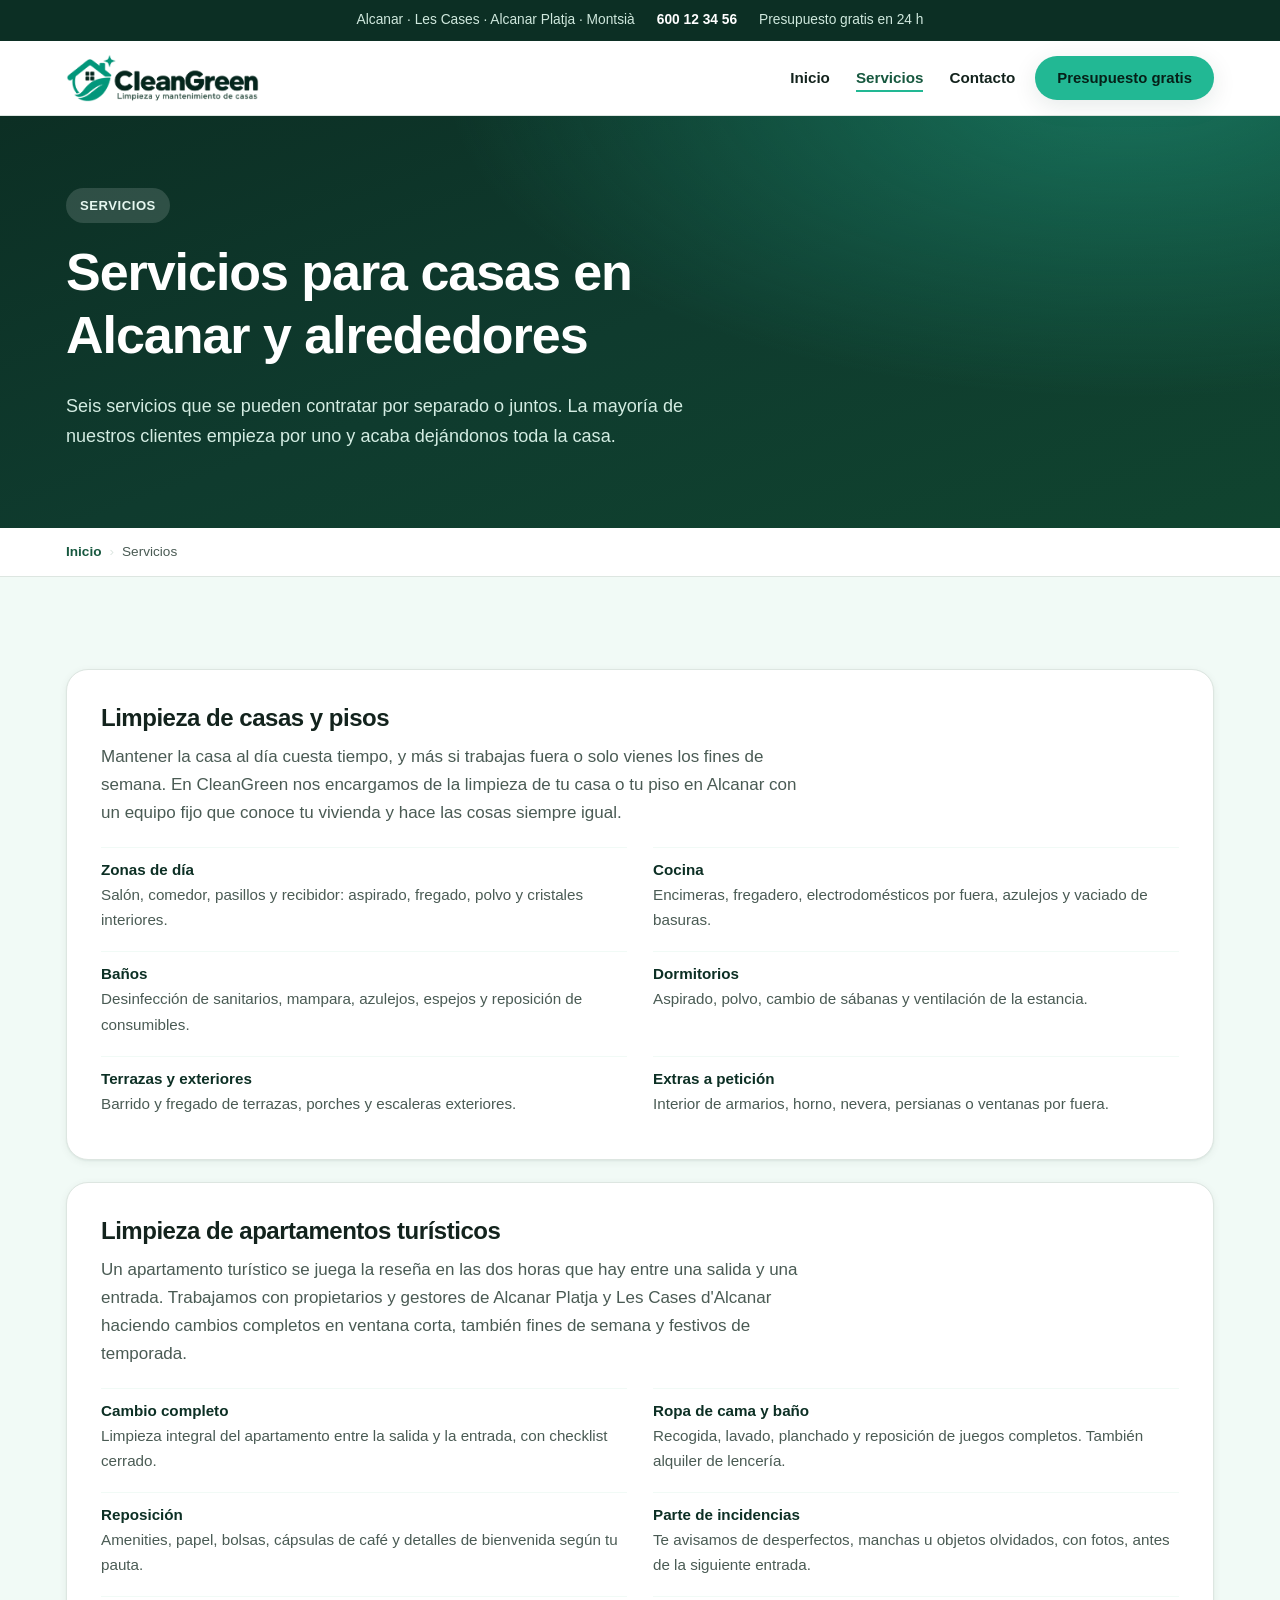
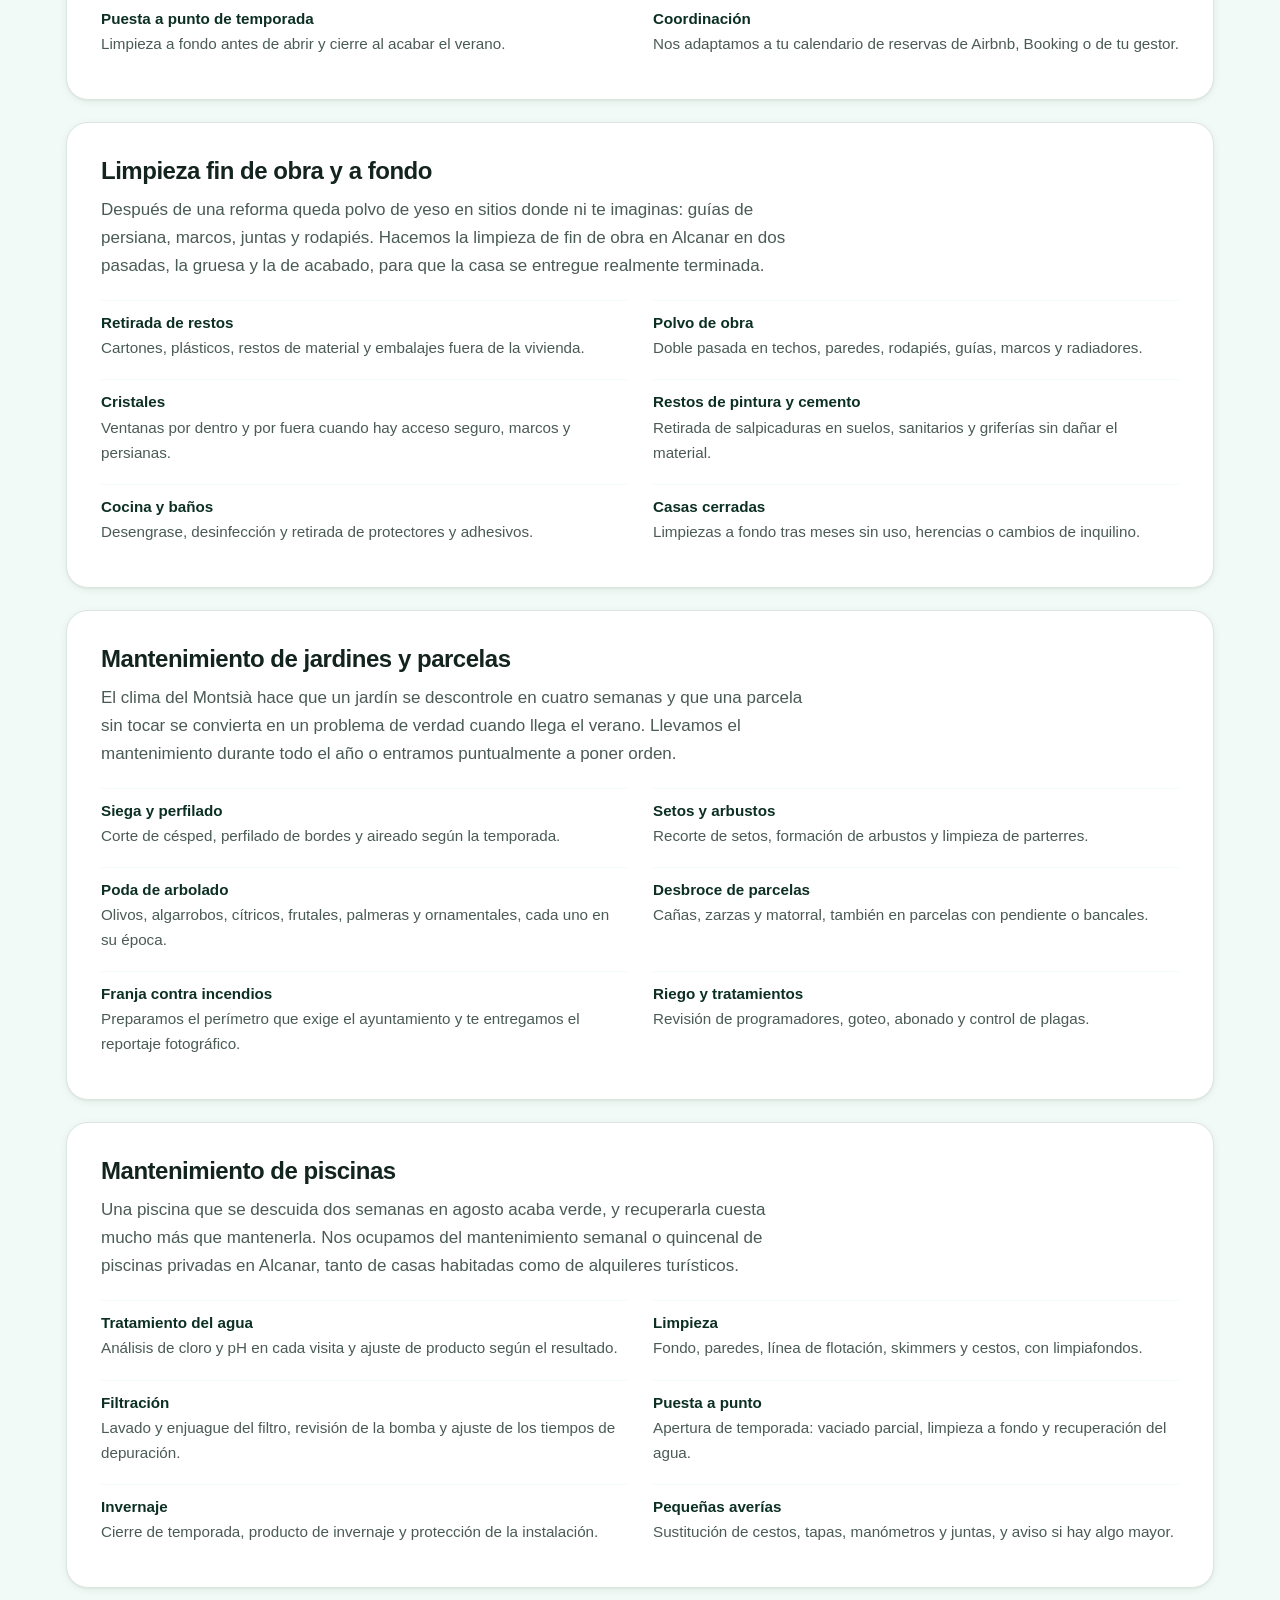
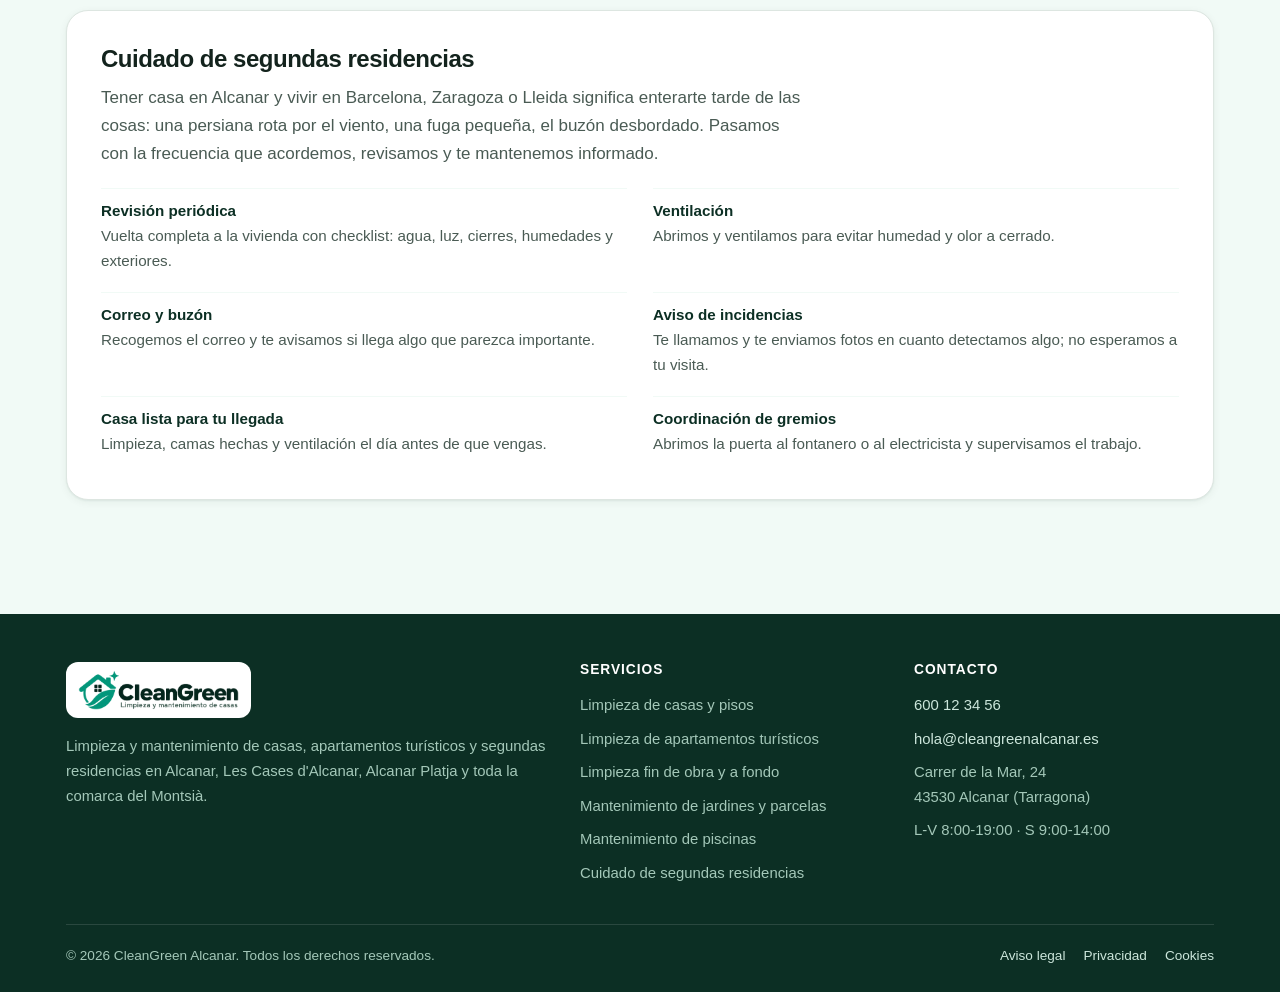
<file: servicios.html>
<!DOCTYPE html>
<html lang="es">
<head>
<meta charset="utf-8">
<meta name="viewport" content="width=device-width, initial-scale=1">

<!-- ===== SEO basico ===== -->
<title>Servicios de Limpieza y Mantenimiento en Alcanar | CleanGreen</title>
<meta name="description" content="Todos nuestros servicios para casas en Alcanar: limpieza doméstica, apartamentos turísticos, fin de obra, jardines y parcelas, piscinas y cuidado de segundas residencias.">
<meta name="robots" content="index, follow, max-image-preview:large, max-snippet:-1">
<link rel="canonical" href="https://riuko97.github.io/CleanGreen/servicios.html">
<meta name="author" content="CleanGreen Alcanar">
<meta name="theme-color" content="#0f3b2e">

<!-- ===== SEO local ===== -->
<meta name="geo.region" content="ES-CT">
<meta name="geo.placename" content="Alcanar, Tarragona">
<meta name="geo.position" content="40.5436;0.4817">
<meta name="ICBM" content="40.5436, 0.4817">

<!-- ===== Open Graph / Twitter ===== -->
<meta property="og:type" content="website">
<meta property="og:locale" content="es_ES">
<meta property="og:site_name" content="CleanGreen Alcanar">
<meta property="og:title" content="Servicios de Limpieza y Mantenimiento en Alcanar | CleanGreen">
<meta property="og:description" content="Todos nuestros servicios para casas en Alcanar: limpieza doméstica, apartamentos turísticos, fin de obra, jardines y parcelas, piscinas y cuidado de segundas residencias.">
<meta property="og:url" content="https://riuko97.github.io/CleanGreen/servicios.html">
<meta property="og:image" content="https://riuko97.github.io/CleanGreen/img/og-cleangreen.png">
<meta property="og:image:width" content="1200">
<meta property="og:image:height" content="630">
<meta name="twitter:card" content="summary_large_image">
<meta name="twitter:title" content="Servicios de Limpieza y Mantenimiento en Alcanar | CleanGreen">
<meta name="twitter:description" content="Todos nuestros servicios para casas en Alcanar: limpieza doméstica, apartamentos turísticos, fin de obra, jardines y parcelas, piscinas y cuidado de segundas residencias.">
<meta name="twitter:image" content="https://riuko97.github.io/CleanGreen/img/og-cleangreen.png">

<link rel="stylesheet" href="css/styles.css?v=4">

<!-- ===== Datos estructurados ===== -->
<script type="application/ld+json">
{
  "@context": "https://schema.org",
  "@type": "BreadcrumbList",
  "itemListElement": [
    {
      "@type": "ListItem",
      "position": 1,
      "name": "Inicio",
      "item": "https://riuko97.github.io/CleanGreen/"
    },
    {
      "@type": "ListItem",
      "position": 2,
      "name": "Servicios",
      "item": "https://riuko97.github.io/CleanGreen/servicios.html"
    }
  ]
}
</script>
<script type="application/ld+json">
{
  "@context": "https://schema.org",
  "@type": "ItemList",
  "itemListElement": [
    {
      "@type": "ListItem",
      "position": 1,
      "name": "Limpieza de casas y pisos"
    },
    {
      "@type": "ListItem",
      "position": 2,
      "name": "Limpieza de apartamentos turísticos"
    },
    {
      "@type": "ListItem",
      "position": 3,
      "name": "Limpieza fin de obra y a fondo"
    },
    {
      "@type": "ListItem",
      "position": 4,
      "name": "Mantenimiento de jardines y parcelas"
    },
    {
      "@type": "ListItem",
      "position": 5,
      "name": "Mantenimiento de piscinas"
    },
    {
      "@type": "ListItem",
      "position": 6,
      "name": "Cuidado de segundas residencias"
    }
  ]
}
</script>
</head>
<body>
<a class="saltar-a-contenido" href="#contenido">Saltar al contenido principal</a>

<!-- ===================== BARRA SUPERIOR ===================== -->
<div class="barra-superior">
  <div class="contenedor">
    <span>Alcanar · Les Cases · Alcanar Platja · Montsià</span>
    <span><a href="tel:+34600123456">600 12 34 56</a></span>
    <span>Presupuesto gratis en 24 h</span>
  </div>
</div>

<!-- ======================== CABECERA ======================== -->
<header class="cabecera">
  <div class="contenedor">
    <a class="logo" href="index.html" aria-label="CleanGreen Alcanar, ir al inicio">
      <img class="logo__img" src="img/cleangreen-transparente.png" alt="CleanGreen, limpieza y mantenimiento de casas" width="1844" height="459">
    </a>

    <!-- Menu de movil sin JavaScript: la casilla guarda si esta abierto -->
    <input class="menu-check" type="checkbox" id="menu" aria-label="Abrir menú de navegación">
    <label class="menu-boton" for="menu">
      <span class="menu-boton__barras" aria-hidden="true"></span>
      <span class="visualmente-oculto">Abrir menú de navegación</span>
    </label>

    <nav class="navegacion" aria-label="Navegación principal">
      <ul>
        <li><a href="index.html">Inicio</a></li>
        <li><a href="servicios.html" aria-current="page">Servicios</a></li>
        <li><a href="contacto.html">Contacto</a></li>
      </ul>
    </nav>

    <a class="boton boton--principal" href="contacto.html">Presupuesto gratis</a>
  </div>
</header>

<main id="contenido">
<section class="cabecera-pagina">
  <div class="contenedor">
    <p class="etiqueta etiqueta--claro">Servicios</p>
    <h1>Servicios para casas en Alcanar y alrededores</h1>
    <p class="cabecera-pagina__entrada">
      Seis servicios que se pueden contratar por separado o juntos. La mayoría de nuestros
      clientes empieza por uno y acaba dejándonos toda la casa.
    </p>
  </div>
</section>

<nav class="migas" aria-label="Migas de pan"><div class="contenedor"><ol><li><a href="index.html">Inicio</a></li><li aria-current="page">Servicios</li></ol></div></nav>


<section class="seccion seccion--verde">
  <div class="contenedor">
    <article class="servicio-detalle" id="limpieza-de-casas">
      <h2>Limpieza de casas y pisos</h2>
      <p>Mantener la casa al día cuesta tiempo, y más si trabajas fuera o solo vienes los fines de semana. En CleanGreen nos encargamos de la limpieza de tu casa o tu piso en Alcanar con un equipo fijo que conoce tu vivienda y hace las cosas siempre igual.</p>
      <ul class="servicio-detalle__lista">
        <li><strong>Zonas de día</strong>Salón, comedor, pasillos y recibidor: aspirado, fregado, polvo y cristales interiores.</li>
        <li><strong>Cocina</strong>Encimeras, fregadero, electrodomésticos por fuera, azulejos y vaciado de basuras.</li>
        <li><strong>Baños</strong>Desinfección de sanitarios, mampara, azulejos, espejos y reposición de consumibles.</li>
        <li><strong>Dormitorios</strong>Aspirado, polvo, cambio de sábanas y ventilación de la estancia.</li>
        <li><strong>Terrazas y exteriores</strong>Barrido y fregado de terrazas, porches y escaleras exteriores.</li>
        <li><strong>Extras a petición</strong>Interior de armarios, horno, nevera, persianas o ventanas por fuera.</li>
      </ul>
    </article>
    <article class="servicio-detalle" id="limpieza-apartamentos-turisticos">
      <h2>Limpieza de apartamentos turísticos</h2>
      <p>Un apartamento turístico se juega la reseña en las dos horas que hay entre una salida y una entrada. Trabajamos con propietarios y gestores de Alcanar Platja y Les Cases d&#x27;Alcanar haciendo cambios completos en ventana corta, también fines de semana y festivos de temporada.</p>
      <ul class="servicio-detalle__lista">
        <li><strong>Cambio completo</strong>Limpieza integral del apartamento entre la salida y la entrada, con checklist cerrado.</li>
        <li><strong>Ropa de cama y baño</strong>Recogida, lavado, planchado y reposición de juegos completos. También alquiler de lencería.</li>
        <li><strong>Reposición</strong>Amenities, papel, bolsas, cápsulas de café y detalles de bienvenida según tu pauta.</li>
        <li><strong>Parte de incidencias</strong>Te avisamos de desperfectos, manchas u objetos olvidados, con fotos, antes de la siguiente entrada.</li>
        <li><strong>Puesta a punto de temporada</strong>Limpieza a fondo antes de abrir y cierre al acabar el verano.</li>
        <li><strong>Coordinación</strong>Nos adaptamos a tu calendario de reservas de Airbnb, Booking o de tu gestor.</li>
      </ul>
    </article>
    <article class="servicio-detalle" id="limpieza-fin-de-obra">
      <h2>Limpieza fin de obra y a fondo</h2>
      <p>Después de una reforma queda polvo de yeso en sitios donde ni te imaginas: guías de persiana, marcos, juntas y rodapiés. Hacemos la limpieza de fin de obra en Alcanar en dos pasadas, la gruesa y la de acabado, para que la casa se entregue realmente terminada.</p>
      <ul class="servicio-detalle__lista">
        <li><strong>Retirada de restos</strong>Cartones, plásticos, restos de material y embalajes fuera de la vivienda.</li>
        <li><strong>Polvo de obra</strong>Doble pasada en techos, paredes, rodapiés, guías, marcos y radiadores.</li>
        <li><strong>Cristales</strong>Ventanas por dentro y por fuera cuando hay acceso seguro, marcos y persianas.</li>
        <li><strong>Restos de pintura y cemento</strong>Retirada de salpicaduras en suelos, sanitarios y griferías sin dañar el material.</li>
        <li><strong>Cocina y baños</strong>Desengrase, desinfección y retirada de protectores y adhesivos.</li>
        <li><strong>Casas cerradas</strong>Limpiezas a fondo tras meses sin uso, herencias o cambios de inquilino.</li>
      </ul>
    </article>
    <article class="servicio-detalle" id="mantenimiento-de-jardines">
      <h2>Mantenimiento de jardines y parcelas</h2>
      <p>El clima del Montsià hace que un jardín se descontrole en cuatro semanas y que una parcela sin tocar se convierta en un problema de verdad cuando llega el verano. Llevamos el mantenimiento durante todo el año o entramos puntualmente a poner orden.</p>
      <ul class="servicio-detalle__lista">
        <li><strong>Siega y perfilado</strong>Corte de césped, perfilado de bordes y aireado según la temporada.</li>
        <li><strong>Setos y arbustos</strong>Recorte de setos, formación de arbustos y limpieza de parterres.</li>
        <li><strong>Poda de arbolado</strong>Olivos, algarrobos, cítricos, frutales, palmeras y ornamentales, cada uno en su época.</li>
        <li><strong>Desbroce de parcelas</strong>Cañas, zarzas y matorral, también en parcelas con pendiente o bancales.</li>
        <li><strong>Franja contra incendios</strong>Preparamos el perímetro que exige el ayuntamiento y te entregamos el reportaje fotográfico.</li>
        <li><strong>Riego y tratamientos</strong>Revisión de programadores, goteo, abonado y control de plagas.</li>
      </ul>
    </article>
    <article class="servicio-detalle" id="mantenimiento-de-piscinas">
      <h2>Mantenimiento de piscinas</h2>
      <p>Una piscina que se descuida dos semanas en agosto acaba verde, y recuperarla cuesta mucho más que mantenerla. Nos ocupamos del mantenimiento semanal o quincenal de piscinas privadas en Alcanar, tanto de casas habitadas como de alquileres turísticos.</p>
      <ul class="servicio-detalle__lista">
        <li><strong>Tratamiento del agua</strong>Análisis de cloro y pH en cada visita y ajuste de producto según el resultado.</li>
        <li><strong>Limpieza</strong>Fondo, paredes, línea de flotación, skimmers y cestos, con limpiafondos.</li>
        <li><strong>Filtración</strong>Lavado y enjuague del filtro, revisión de la bomba y ajuste de los tiempos de depuración.</li>
        <li><strong>Puesta a punto</strong>Apertura de temporada: vaciado parcial, limpieza a fondo y recuperación del agua.</li>
        <li><strong>Invernaje</strong>Cierre de temporada, producto de invernaje y protección de la instalación.</li>
        <li><strong>Pequeñas averías</strong>Sustitución de cestos, tapas, manómetros y juntas, y aviso si hay algo mayor.</li>
      </ul>
    </article>
    <article class="servicio-detalle" id="cuidado-segunda-residencia">
      <h2>Cuidado de segundas residencias</h2>
      <p>Tener casa en Alcanar y vivir en Barcelona, Zaragoza o Lleida significa enterarte tarde de las cosas: una persiana rota por el viento, una fuga pequeña, el buzón desbordado. Pasamos con la frecuencia que acordemos, revisamos y te mantenemos informado.</p>
      <ul class="servicio-detalle__lista">
        <li><strong>Revisión periódica</strong>Vuelta completa a la vivienda con checklist: agua, luz, cierres, humedades y exteriores.</li>
        <li><strong>Ventilación</strong>Abrimos y ventilamos para evitar humedad y olor a cerrado.</li>
        <li><strong>Correo y buzón</strong>Recogemos el correo y te avisamos si llega algo que parezca importante.</li>
        <li><strong>Aviso de incidencias</strong>Te llamamos y te enviamos fotos en cuanto detectamos algo; no esperamos a tu visita.</li>
        <li><strong>Casa lista para tu llegada</strong>Limpieza, camas hechas y ventilación el día antes de que vengas.</li>
        <li><strong>Coordinación de gremios</strong>Abrimos la puerta al fontanero o al electricista y supervisamos el trabajo.</li>
      </ul>
    </article>
  </div>
</section>
</main>

<!-- =========================== PIE =========================== -->
<footer class="pie">
  <div class="contenedor">
    <div class="pie__rejilla">
      <div>
        <a class="logo" href="index.html" aria-label="CleanGreen Alcanar, ir al inicio">
      <img class="logo__img" src="img/cleangreen-transparente.png" alt="CleanGreen, limpieza y mantenimiento de casas" width="1844" height="459">
    </a>
        <p style="margin-top:16px">
          Limpieza y mantenimiento de casas, apartamentos turísticos y segundas
          residencias en Alcanar, Les Cases d'Alcanar, Alcanar Platja y toda la
          comarca del Montsià.
        </p>
      </div>

      <div>
        <h3>Servicios</h3>
        <ul>
          <li>Limpieza de casas y pisos</li>
          <li>Limpieza de apartamentos turísticos</li>
          <li>Limpieza fin de obra y a fondo</li>
          <li>Mantenimiento de jardines y parcelas</li>
          <li>Mantenimiento de piscinas</li>
          <li>Cuidado de segundas residencias</li></ul>
      </div>

      <div>
        <h3>Contacto</h3>
        <ul>
          <li><a href="tel:+34600123456">600 12 34 56</a></li>
          <li><a href="mailto:hola@cleangreenalcanar.es">hola@cleangreenalcanar.es</a></li>
          <li>Carrer de la Mar, 24<br>43530 Alcanar (Tarragona)</li>
          <li>L-V 8:00-19:00 · S 9:00-14:00</li>
        </ul>
      </div>
    </div>

    <div class="pie__legal">
      <p>&copy; 2026 CleanGreen Alcanar. Todos los derechos reservados.</p>
      <nav aria-label="Información legal">
        <a href="aviso-legal.html">Aviso legal</a>
        <a href="politica-de-privacidad.html">Privacidad</a>
        <a href="politica-de-cookies.html">Cookies</a>
      </nav>
    </div>
  </div>
</footer>
</body>
</html>
</file>
<file: css/styles.css>
/* =========================================================================
   CleanGreen · Limpieza y mantenimiento de casas en Alcanar
   Hoja de estilos única. Sin frameworks, sin fuentes externas y sin
   JavaScript: la tipografía es la del sistema, así la web carga rápido y
   no se transfiere la IP del visitante a servidores de terceros (RGPD).
   ========================================================================= */

:root{
  /* Verdes de marca */
  --verde-900:#0c2f24;
  --verde-800:#0f3b2e;
  --verde-700:#17583f;
  --verde-600:#1d7454;
  --verde-500:#249069;
  --verde-100:#dcf1e8;
  --verde-50:#f1faf6;

  /* Acento agua */
  --agua-500:#22b894;
  --agua-400:#54d4b2;

  --tinta:#13231d;
  --tinta-suave:#4a5b54;
  --gris-linea:#dde6e1;
  --fondo:#fbfdfc;

  --radio:14px;
  --radio-lg:22px;
  --sombra-sm:0 1px 2px rgba(12,47,36,.06), 0 2px 8px rgba(12,47,36,.06);
  --sombra-md:0 6px 24px rgba(12,47,36,.10);
  --sombra-lg:0 18px 50px rgba(12,47,36,.16);
  --max:1180px;
  --fuente:-apple-system, BlinkMacSystemFont, "Segoe UI", Roboto, "Helvetica Neue", Arial, "Noto Sans", sans-serif;
}

*,*::before,*::after{box-sizing:border-box}
html{-webkit-text-size-adjust:100%}
body{
  margin:0;
  font-family:var(--fuente);
  color:var(--tinta);
  background:var(--fondo);
  line-height:1.65;
  font-size:17px;
  overflow-x:hidden;
}
img{max-width:100%;height:auto;display:block}
a{color:var(--verde-700);text-decoration:none}
a:hover{text-decoration:underline}
h1,h2,h3{line-height:1.2;margin:0 0 .5em;letter-spacing:-.02em;font-weight:800}
h1{font-size:clamp(2rem,5.2vw,3.25rem)}
h2{font-size:clamp(1.55rem,3.6vw,2.35rem)}
h3{font-size:1.16rem;font-weight:700}
p{margin:0 0 1rem}
ul{margin:0 0 1rem;padding-left:1.15rem}

.contenedor{width:100%;max-width:var(--max);margin-inline:auto;padding-inline:16px}
.seccion{padding:clamp(56px,8vw,92px) 0}
.seccion--claro{background:#fff}
.seccion--verde{background:var(--verde-50)}

/* ------------------------------ Accesibilidad ------------------------- */
.saltar-a-contenido{
  position:absolute;left:-9999px;top:0;z-index:999;
  background:var(--verde-800);color:#fff;padding:12px 18px;border-radius:0 0 10px 0;
}
.saltar-a-contenido:focus{left:0}
:focus-visible{outline:3px solid var(--agua-500);outline-offset:3px;border-radius:6px}
.visualmente-oculto{
  position:absolute !important;width:1px;height:1px;padding:0;margin:-1px;
  overflow:hidden;clip:rect(0 0 0 0);white-space:nowrap;border:0;
}

/* ---------------------------- Etiquetas y botones --------------------- */
.etiqueta{
  display:inline-block;
  background:var(--verde-100);color:var(--verde-800);
  font-size:.82rem;font-weight:700;letter-spacing:.04em;text-transform:uppercase;
  padding:7px 14px;border-radius:999px;margin-bottom:18px;
}
.etiqueta--claro{background:rgba(255,255,255,.14);color:#e6f7f0}

.boton{
  display:inline-flex;align-items:center;justify-content:center;
  font:inherit;font-weight:700;cursor:pointer;
  padding:15px 26px;border-radius:999px;border:2px solid transparent;
  transition:transform .18s ease, background .18s ease;
  text-decoration:none !important;line-height:1.1;text-align:center;
}
.boton:hover{transform:translateY(-2px)}
.boton--principal{background:var(--agua-500);color:#062018;box-shadow:var(--sombra-md)}
.boton--principal:hover{background:var(--agua-400)}
.boton--verde{background:var(--verde-700);color:#fff;box-shadow:var(--sombra-md)}
.boton--verde:hover{background:var(--verde-600)}
.boton--fantasma{background:transparent;color:#fff;border-color:rgba(255,255,255,.55)}
.boton--fantasma:hover{background:rgba(255,255,255,.12)}
.boton--bloque{width:100%}
.acciones{display:flex;gap:14px;flex-wrap:wrap;margin-bottom:30px}

/* ------------------------------ Barra superior ------------------------ */
.barra-superior{background:var(--verde-900);color:#cfe8dd;font-size:.86rem}
.barra-superior .contenedor{
  display:flex;gap:10px 22px;align-items:center;justify-content:center;
  flex-wrap:wrap;padding-block:9px;text-align:center;
}
.barra-superior a{color:#fff;font-weight:700}

/* --------------------------------- Cabecera --------------------------- */
.cabecera{
  position:sticky;top:0;z-index:50;background:rgba(255,255,255,.94);
  backdrop-filter:saturate(1.4) blur(10px);
  border-bottom:1px solid var(--gris-linea);
}
.cabecera .contenedor{display:flex;align-items:center;gap:20px;min-height:74px;position:relative}
.logo{display:flex;align-items:center;gap:11px;font-weight:800;color:var(--verde-900);font-size:1.08rem;letter-spacing:-.02em}
.logo:hover{text-decoration:none}
.logo__marca{
  width:42px;height:42px;border-radius:12px;flex:none;
  background:linear-gradient(140deg,var(--agua-500),var(--verde-700));
  display:grid;place-items:center;box-shadow:var(--sombra-sm);
}
.logo__marca svg{width:24px;height:24px;color:#fff}
.logo small{display:block;font-size:.71rem;font-weight:600;color:var(--tinta-suave);letter-spacing:.01em}

.navegacion{margin-left:auto}
.navegacion ul{display:flex;gap:26px;list-style:none;margin:0;padding:0;align-items:center}
.navegacion a{color:var(--tinta);font-weight:600;font-size:.95rem;position:relative;padding-block:6px}
.navegacion a:hover{color:var(--verde-700);text-decoration:none}
.navegacion a::after{
  content:"";position:absolute;left:0;right:100%;bottom:0;height:2px;
  background:var(--agua-500);transition:right .22s ease;
}
.navegacion a:hover::after,.navegacion a[aria-current="page"]::after{right:0}
.navegacion a[aria-current="page"]{color:var(--verde-700)}
.cabecera .boton{padding:12px 20px;font-size:.93rem}

/* Menú de móvil hecho solo con CSS: una casilla oculta guarda el estado
   de abierto/cerrado, así la navegación funciona sin JavaScript. */
.menu-check{position:absolute;opacity:0;width:0;height:0}
.menu-boton{display:none;margin-left:auto;cursor:pointer;
  border:1px solid var(--gris-linea);border-radius:11px;padding:12px 11px;color:var(--verde-900)}
.menu-boton__barras,
.menu-boton__barras::before,
.menu-boton__barras::after{
  display:block;width:22px;height:2.5px;background:currentColor;border-radius:2px;
}
.menu-boton__barras{position:relative}
.menu-boton__barras::before{content:"";position:absolute;top:-7px;left:0}
.menu-boton__barras::after{content:"";position:absolute;top:7px;left:0}
.menu-check:focus-visible + .menu-boton{outline:3px solid var(--agua-500);outline-offset:3px}

@media (max-width:960px){
  .menu-boton{display:block}
  .cabecera .contenedor > .boton{display:none}
  .navegacion{
    position:absolute;top:100%;left:0;right:0;background:#fff;
    border-bottom:1px solid var(--gris-linea);box-shadow:var(--sombra-md);
    display:none;margin-left:0;
  }
  .menu-check:checked ~ .navegacion{display:block}
  .navegacion ul{flex-direction:column;align-items:stretch;gap:0;padding:8px 16px 20px}
  .navegacion li{border-bottom:1px solid var(--verde-50)}
  .navegacion a{display:block;padding:15px 2px;font-size:1.03rem}
  .navegacion .boton{margin-top:16px;width:100%}
}

/* ---------------------------------- Héroe ----------------------------- */
.heroe,.cabecera-pagina{
  position:relative;color:#fff;overflow:hidden;
  background:
    radial-gradient(1100px 520px at 88% -10%, rgba(34,184,148,.45), transparent 62%),
    linear-gradient(160deg,var(--verde-900) 0%, var(--verde-800) 50%, #10442f 100%);
}
.heroe__rejilla{
  display:grid;gap:44px;align-items:center;grid-template-columns:1.06fr .94fr;
  padding:clamp(52px,7vw,90px) 0 clamp(58px,8vw,100px);
}
@media (max-width:1000px){.heroe__rejilla{grid-template-columns:1fr;gap:36px}}
.heroe h1{color:#fff}
.heroe h1 em{font-style:normal;color:var(--agua-400)}
.heroe__entrada{font-size:clamp(1.02rem,2vw,1.18rem);color:#d3ece2;max-width:56ch;margin-bottom:28px}

/* --------------------- Cabecera de páginas interiores ------------------ */
.cabecera-pagina{padding:clamp(44px,6vw,72px) 0 clamp(48px,6vw,76px)}
.cabecera-pagina h1{color:#fff;max-width:20ch}
.cabecera-pagina__entrada{color:#d3ece2;max-width:62ch;font-size:clamp(1rem,1.8vw,1.13rem);margin-bottom:0}

/* --------------------------------- Migas ------------------------------ */
.migas{background:#fff;border-bottom:1px solid var(--gris-linea);font-size:.85rem}
.migas ol{list-style:none;display:flex;flex-wrap:wrap;gap:8px;margin:0;padding:13px 0;color:var(--tinta-suave)}
.migas li+li::before{content:"›";margin-right:8px;color:var(--gris-linea)}
.migas a{color:var(--verde-700);font-weight:600}

/* --------------------------- Tarjeta de presupuesto -------------------- */
.tarjeta-presupuesto{
  background:#fff;color:var(--tinta);border-radius:var(--radio-lg);
  padding:clamp(24px,3vw,32px);box-shadow:var(--sombra-lg);
}
.tarjeta-presupuesto h2{font-size:1.4rem;margin-bottom:4px}
.tarjeta-presupuesto__pie{font-size:.9rem;color:var(--tinta-suave);margin-bottom:20px}
.campo{margin-bottom:14px}
.campo label{display:block;font-size:.86rem;font-weight:700;margin-bottom:6px;color:var(--verde-900)}
.campo input,.campo select,.campo textarea{
  width:100%;font:inherit;font-size:.97rem;padding:13px 14px;
  border:1.5px solid var(--gris-linea);border-radius:var(--radio);background:#fff;color:var(--tinta);
  transition:border-color .15s ease, box-shadow .15s ease;
}
.campo input:focus,.campo select:focus,.campo textarea:focus{
  outline:none;border-color:var(--verde-600);box-shadow:0 0 0 4px var(--verde-100);
}
.campo textarea{resize:vertical;min-height:92px}
.campo--doble{display:grid;grid-template-columns:1fr 1fr;gap:12px}
@media (max-width:420px){.campo--doble{grid-template-columns:1fr}}
.opcional{font-weight:600;color:var(--tinta-suave)}
.nota-form{font-size:.78rem;color:var(--tinta-suave);margin:14px 0 0;line-height:1.5}

/* --------------------------- Cabecera de sección ---------------------- */
.cabecera-seccion{max-width:66ch;margin:0 auto clamp(38px,5vw,54px);text-align:center}
.cabecera-seccion p{color:var(--tinta-suave);font-size:1.05rem;margin-bottom:0}

/* -------------------------------- Servicios --------------------------- */
.rejilla-servicios{display:grid;gap:22px;grid-template-columns:repeat(3,1fr)}
@media (max-width:940px){.rejilla-servicios{grid-template-columns:repeat(2,1fr)}}
@media (max-width:620px){.rejilla-servicios{grid-template-columns:1fr}}
.servicio{
  background:#fff;border:1px solid var(--gris-linea);border-radius:var(--radio-lg);
  padding:28px 26px;box-shadow:var(--sombra-sm);
  transition:transform .2s ease, box-shadow .2s ease, border-color .2s ease;
  display:flex;flex-direction:column;
}
.servicio:hover{transform:translateY(-4px);box-shadow:var(--sombra-md);border-color:var(--verde-100)}
.servicio h3{color:var(--verde-900)}
.servicio p{color:var(--tinta-suave);font-size:.97rem;margin-bottom:16px}
.servicio ul{list-style:none;padding:0;margin:auto 0 0;font-size:.9rem;color:var(--tinta-suave)}
.servicio li{display:flex;gap:9px;align-items:flex-start;padding:5px 0;border-top:1px solid var(--verde-50)}
.servicio li::before{content:"";width:7px;height:7px;border-radius:50%;background:var(--agua-500);flex:none;margin-top:8px}

/* Detalle ampliado de la página de servicios */
.servicio-detalle{
  background:#fff;border:1px solid var(--gris-linea);border-radius:var(--radio-lg);
  padding:clamp(24px,3vw,34px);box-shadow:var(--sombra-sm);margin-bottom:22px;
}
.servicio-detalle h2{font-size:1.5rem;margin-bottom:10px}
.servicio-detalle > p{color:var(--tinta-suave);max-width:75ch}
.servicio-detalle__lista{
  display:grid;gap:10px 26px;grid-template-columns:repeat(2,1fr);
  list-style:none;padding:0;margin:20px 0 0;font-size:.95rem;
}
@media (max-width:760px){.servicio-detalle__lista{grid-template-columns:1fr}}
.servicio-detalle__lista li{padding:9px 0;border-top:1px solid var(--verde-50);color:var(--tinta-suave)}
.servicio-detalle__lista strong{color:var(--verde-900);display:block}

/* ---------------------------------- FAQ ------------------------------- */
.faq{max-width:820px;margin-inline:auto}
.faq details{
  background:#fff;border:1px solid var(--gris-linea);border-radius:var(--radio);
  margin-bottom:12px;box-shadow:var(--sombra-sm);overflow:hidden;
}
.faq summary{
  cursor:pointer;list-style:none;padding:19px 54px 19px 22px;font-weight:700;
  position:relative;font-size:1.01rem;
}
.faq summary::-webkit-details-marker{display:none}
.faq summary::after{
  content:"";position:absolute;right:22px;top:50%;width:11px;height:11px;
  border-right:2.5px solid var(--verde-700);border-bottom:2.5px solid var(--verde-700);
  transform:translateY(-70%) rotate(45deg);transition:transform .2s ease;
}
.faq details[open] summary::after{transform:translateY(-20%) rotate(-135deg)}
.faq details[open] summary{background:var(--verde-50)}
.faq__cuerpo{padding:4px 22px 20px;color:var(--tinta-suave);font-size:.97rem}
.faq__cuerpo p:last-child{margin-bottom:0}

/* -------------------------------- Contacto ---------------------------- */
.contacto{display:grid;grid-template-columns:.95fr 1.05fr;gap:40px;align-items:start}
@media (max-width:900px){.contacto{grid-template-columns:1fr}}
.datos-contacto{list-style:none;padding:0;margin:0}
.datos-contacto li{display:flex;gap:15px;padding:15px 0;border-bottom:1px solid var(--gris-linea)}
.datos-contacto svg{width:22px;height:22px;color:var(--verde-700);flex:none;margin-top:3px}
.datos-contacto strong{display:block;font-size:.8rem;text-transform:uppercase;letter-spacing:.05em;color:var(--tinta-suave)}
.datos-contacto a{font-weight:700;font-size:1.06rem}
.datos-contacto .dato{font-weight:700;font-size:1.02rem}

/* ----------------------------- Páginas legales ------------------------ */
.pagina-legal{padding:clamp(40px,6vw,68px) 0;background:#fff}
.pagina-legal .contenedor{max-width:820px}
.pagina-legal .actualizado{color:var(--tinta-suave);font-size:.9rem;margin-bottom:30px}
.pagina-legal h2{font-size:1.3rem;margin-top:38px}
.pagina-legal h2:first-of-type{margin-top:0}
.pagina-legal table{width:100%;border-collapse:collapse;font-size:.92rem;margin-bottom:22px}
.pagina-legal th,.pagina-legal td{border:1px solid var(--gris-linea);padding:11px 13px;text-align:left;vertical-align:top}
.pagina-legal th{background:var(--verde-50);font-size:.85rem}
.pagina-legal li{margin-bottom:8px}
.nota-ficticio{
  background:var(--verde-50);border-left:4px solid var(--agua-500);
  padding:16px 18px;border-radius:0 var(--radio) var(--radio) 0;
  font-size:.92rem;color:var(--tinta-suave);
}

/* ---------------------------------- Pie ------------------------------- */
.pie{background:var(--verde-900);color:#a4c8b9;padding:48px 0 24px;font-size:.93rem}
.pie__rejilla{display:grid;grid-template-columns:1.6fr 1fr 1fr;gap:34px;padding-bottom:30px}
@media (max-width:760px){.pie__rejilla{grid-template-columns:1fr;gap:26px}}
.pie h3{color:#fff;font-size:.86rem;text-transform:uppercase;letter-spacing:.07em;margin-bottom:14px}
.pie ul{list-style:none;padding:0;margin:0}
.pie li{margin-bottom:9px}
.pie a{color:#cce6db}
.pie a:hover{color:#fff}
.pie .logo{color:#fff}
.pie .logo small{color:#a4c8b9}
.pie__legal{
  border-top:1px solid rgba(255,255,255,.12);padding-top:20px;font-size:.85rem;
  display:flex;justify-content:space-between;gap:12px 20px;flex-wrap:wrap;align-items:center;
}
.pie__legal p{margin:0}
.pie__legal nav{display:flex;gap:18px;flex-wrap:wrap}

@media print{
  .cabecera,.barra-superior,.migas{display:none !important}
}

/* Logo en imagen */
.logo__img{height:48px;width:auto;display:block}
.pie .logo__img{background:#fff;border-radius:12px;padding:8px 12px;height:56px}
@media (max-width:600px){.logo__img{height:36px}}
</file>
<file: parcelas/estilos.css>
/* =========================================================================
   Clean & Green · Desbroce y limpieza de parcelas
   Tipografía del sistema y sin recursos externos: carga rápida y sin
   transferir la IP del visitante a terceros (RGPD).
   ========================================================================= */

:root{
  --verde-900:#0a2a20;
  --verde-800:#0f3b2e;
  --verde-700:#17583f;
  --verde-600:#1d7454;
  --verde-100:#dcf1e8;
  --verde-50:#f1faf6;
  --agua-500:#22b894;
  --agua-400:#54d4b2;
  --tierra-500:#c7802f;
  --tierra-100:#fbeedb;
  --wa:#1fa855;
  --wa-oscuro:#178a45;

  --tinta:#13231d;
  --tinta-suave:#4a5b54;
  --linea:#dde6e1;
  --fondo:#fbfdfc;

  --radio:14px;
  --radio-lg:24px;
  --sombra-sm:0 1px 2px rgba(12,47,36,.06), 0 2px 8px rgba(12,47,36,.06);
  --sombra-md:0 10px 30px rgba(12,47,36,.10);
  --sombra-lg:0 24px 60px rgba(12,47,36,.18);
  --max:1180px;
  --fuente:-apple-system, BlinkMacSystemFont, "Segoe UI", Roboto, "Helvetica Neue", Arial, "Noto Sans", sans-serif;
}

*,*::before,*::after{box-sizing:border-box}
html{scroll-behavior:smooth;scroll-padding-top:84px;-webkit-text-size-adjust:100%}
body{margin:0;font-family:var(--fuente);color:var(--tinta);background:var(--fondo);line-height:1.65;font-size:17px;overflow-x:hidden}
img,svg{display:block;max-width:100%}
a{color:var(--verde-700)}
h1,h2,h3{line-height:1.15;margin:0 0 .5em;letter-spacing:-.025em;font-weight:800}
h1{font-size:clamp(2.1rem,5.4vw,3.6rem)}
h2{font-size:clamp(1.6rem,3.6vw,2.5rem)}
h3{font-size:1.14rem;font-weight:700;letter-spacing:-.01em}
p{margin:0 0 1rem}

.contenedor{width:100%;max-width:var(--max);margin-inline:auto;padding-inline:16px}
.estrecho{max-width:820px}
.seccion{padding:clamp(60px,9vw,108px) 0}
.seccion--verde{background:var(--verde-50)}
.seccion--oscura{background:var(--verde-800);color:#e6f2ec}
.seccion--oscura h2,.seccion--oscura h3{color:#fff}

.saltar{position:absolute;left:-9999px;top:0;z-index:999;background:var(--verde-800);color:#fff;padding:12px 18px}
.saltar:focus{left:0}
:focus-visible{outline:3px solid var(--agua-500);outline-offset:3px;border-radius:6px}

.antetitulo{
  display:inline-flex;align-items:center;gap:.5em;margin-bottom:.9rem;
  font-size:.78rem;font-weight:800;letter-spacing:.12em;text-transform:uppercase;color:var(--tierra-500);
}
.antetitulo::before{content:"";width:22px;height:2px;background:currentColor;border-radius:2px}
.seccion--oscura .antetitulo{color:var(--agua-400)}

.cabeza{max-width:720px;margin-bottom:clamp(32px,5vw,52px)}
.cabeza p:last-child{color:var(--tinta-suave);font-size:1.08rem}
.cabeza--claro p:last-child,.cabeza--claro > p{color:#bcd6ca}

/* ------------------------------ Botones ------------------------------- */
.boton{
  display:inline-flex;align-items:center;justify-content:center;gap:.55em;
  padding:.95em 1.45em;border-radius:999px;border:2px solid transparent;
  font:inherit;font-weight:700;font-size:1rem;line-height:1.1;text-decoration:none;cursor:pointer;
  transition:transform .15s ease, box-shadow .15s ease, background-color .15s ease;
}
.boton svg{width:1.25em;height:1.25em;flex:none}
.boton:hover{transform:translateY(-2px)}
.boton--wa{background:var(--wa);color:#fff;box-shadow:0 8px 22px rgba(31,168,85,.32)}
.boton--wa:hover{background:var(--wa-oscuro)}
.boton--primario{background:var(--verde-700);color:#fff;box-shadow:var(--sombra-md)}
.boton--primario:hover{background:var(--verde-800)}
.boton--linea{border-color:var(--verde-800);color:var(--verde-800);background:transparent}
.boton--linea:hover{background:var(--verde-800);color:#fff}
.boton--sm{padding:.65em 1.1em;font-size:.94rem}
.boton--ancho{width:100%}

/* ---------------------------- Cabecera -------------------------------- */
.barra-top{background:var(--verde-900);color:#bcd6ca;font-size:.84rem}
.barra-top__in{display:flex;justify-content:space-between;gap:1rem;padding-block:.45rem}
.barra-top a{color:#fff;font-weight:700;text-decoration:none}

.cabecera{
  position:sticky;top:0;z-index:50;
  background:rgba(251,253,252,.88);backdrop-filter:saturate(1.6) blur(12px);-webkit-backdrop-filter:saturate(1.6) blur(12px);
  border-bottom:1px solid var(--linea);
}
.cabecera__in{display:flex;align-items:center;justify-content:space-between;min-height:70px;gap:1rem}
.marca{display:flex;align-items:center;gap:.7rem;color:var(--tinta);text-decoration:none}
.marca svg{width:40px;height:40px}
.marca span{display:flex;flex-direction:column;line-height:1.1}
.marca strong{font-size:1.1rem;letter-spacing:-.02em}
.marca small{font-size:.76rem;color:var(--tinta-suave);font-weight:600}

.nav{display:flex;align-items:center;gap:1.6rem}
.nav a:not(.boton){color:var(--tinta);font-weight:600;font-size:.97rem;text-decoration:none}
.nav a:not(.boton):hover{color:var(--verde-600)}

.menu-check{position:absolute;opacity:0;pointer-events:none}
.menu-boton{display:none;width:44px;height:44px;border-radius:12px;cursor:pointer;align-items:center;justify-content:center}
.menu-boton span,.menu-boton span::before,.menu-boton span::after{display:block;width:22px;height:2px;background:var(--tinta);border-radius:2px;position:relative;transition:transform .2s}
.menu-boton span::before,.menu-boton span::after{content:"";position:absolute;left:0}
.menu-boton span::before{top:-7px}.menu-boton span::after{top:7px}

@media (max-width:860px){
  .menu-boton{display:flex}
  .nav{
    position:absolute;left:0;right:0;top:100%;flex-direction:column;align-items:stretch;gap:0;
    background:#fff;border-bottom:1px solid var(--linea);box-shadow:var(--sombra-md);
    padding:.5rem 16px 1rem;display:none;
  }
  .nav a:not(.boton){padding:.85rem 0;border-bottom:1px solid var(--linea)}
  .nav .boton{margin-top:1rem}
  .menu-check:checked ~ .nav{display:flex}
  .menu-check:checked + .menu-boton span{background:transparent}
  .menu-check:checked + .menu-boton span::before{transform:translateY(7px) rotate(45deg)}
  .menu-check:checked + .menu-boton span::after{transform:translateY(-7px) rotate(-45deg)}
  .barra-top__in span{display:none}
  .barra-top__in{justify-content:center}
}

/* ------------------------------- Hero --------------------------------- */
.hero{
  position:relative;overflow:hidden;
  padding:clamp(40px,7vw,88px) 0 clamp(56px,8vw,100px);
  background:
    radial-gradient(900px 500px at 90% 10%, rgba(84,212,178,.18), transparent 60%),
    radial-gradient(700px 400px at 0% 100%, rgba(199,128,47,.10), transparent 60%),
    var(--fondo);
}
.hero__in{display:grid;grid-template-columns:1.05fr 1fr;gap:clamp(32px,5vw,64px);align-items:center}
.hero__intro{font-size:1.14rem;color:var(--tinta-suave);max-width:560px}
.subrayado{
  color:var(--verde-700);
  background:linear-gradient(transparent 68%, rgba(84,212,178,.35) 68%);
}
.hero__acciones{display:flex;flex-wrap:wrap;gap:.8rem;margin:1.8rem 0 1.6rem}
.sellos{display:flex;flex-wrap:wrap;gap:.5rem;list-style:none;padding:0;margin:0}
.sellos li{
  display:inline-flex;align-items:center;gap:.45em;padding:.4em .85em;border-radius:999px;
  background:#fff;border:1px solid var(--linea);font-size:.88rem;font-weight:600;color:var(--tinta-suave);
}
.sellos li::before{content:"";width:16px;height:16px;border-radius:50%;background:var(--verde-100) url("data:image/svg+xml,%3Csvg xmlns='http://www.w3.org/2000/svg' viewBox='0 0 16 16'%3E%3Cpath d='m4.5 8.2 2.3 2.3 4.7-5' stroke='%2317583f' stroke-width='2' fill='none' stroke-linecap='round'/%3E%3C/svg%3E") center/100% no-repeat}

/* --------------------------- Comparador ------------------------------- */
.comparador{
  --pos:50%;
  position:relative;margin:0;aspect-ratio:4/3;border-radius:var(--radio-lg);overflow:hidden;
  box-shadow:var(--sombra-lg);border:6px solid #fff;background:#dfeee4;
  user-select:none;touch-action:pan-y;
}
.comparador .capa{position:absolute;inset:0;width:100%;height:100%}
.comparador .capa--despues{clip-path:inset(0 0 0 var(--pos))}
.comparador__linea{position:absolute;top:0;bottom:0;left:var(--pos);width:3px;margin-left:-1.5px;background:#fff;pointer-events:none}
.comparador__linea span{
  position:absolute;top:50%;left:50%;width:46px;height:46px;transform:translate(-50%,-50%);
  border-radius:50%;background:#fff;box-shadow:0 4px 16px rgba(0,0,0,.25);
}
.comparador__linea span::before,.comparador__linea span::after{
  content:"";position:absolute;top:50%;width:0;height:0;border:7px solid transparent;transform:translateY(-50%);
}
.comparador__linea span::before{left:6px;border-right-color:var(--verde-700)}
.comparador__linea span::after{right:6px;border-left-color:var(--verde-700)}
.comparador__control{
  position:absolute;inset:0;width:100%;height:100%;margin:0;opacity:0;cursor:ew-resize;
  -webkit-appearance:none;appearance:none;
}
.comparador:has(.comparador__control:focus-visible){outline:3px solid var(--agua-500);outline-offset:3px}
.chip{
  position:absolute;top:14px;padding:.35em .8em;border-radius:999px;font-size:.76rem;font-weight:800;
  letter-spacing:.08em;text-transform:uppercase;pointer-events:none;
}
.chip--antes{left:14px;background:var(--verde-900);color:#fff}
.chip--despues{right:14px;background:var(--tierra-500);color:#fff}
.comparador figcaption{
  position:absolute;left:50%;bottom:14px;transform:translateX(-50%);pointer-events:none;
  background:rgba(10,42,32,.82);color:#fff;font-size:.85rem;font-weight:600;padding:.45em 1em;border-radius:999px;white-space:nowrap;
}

@media (max-width:900px){
  .hero__in{grid-template-columns:1fr}
}

/* --------------------------- Rejillas y tarjetas ---------------------- */
.rejilla{display:grid;gap:clamp(16px,2.2vw,24px)}
.rejilla--3{grid-template-columns:repeat(3,1fr)}
.rejilla--4{grid-template-columns:repeat(4,1fr)}
@media (max-width:1000px){.rejilla--4{grid-template-columns:repeat(2,1fr)}.rejilla--3{grid-template-columns:repeat(2,1fr)}}
@media (max-width:620px){.rejilla--4,.rejilla--3{grid-template-columns:1fr}}

.tarjeta{background:#fff;border:1px solid var(--linea);border-radius:var(--radio);padding:1.6rem;box-shadow:var(--sombra-sm)}
.tarjeta p{color:var(--tinta-suave);margin:0}
.num{display:block;font-size:2.2rem;font-weight:800;color:var(--tierra-500);opacity:.35;line-height:1;margin-bottom:.8rem;letter-spacing:-.04em}

.servicio{
  background:#fff;border:1px solid var(--linea);border-radius:var(--radio-lg);padding:1.8rem;
  box-shadow:var(--sombra-sm);transition:transform .2s ease, box-shadow .2s ease, border-color .2s ease;
}
.servicio:hover{transform:translateY(-4px);box-shadow:var(--sombra-md);border-color:var(--verde-100)}
.servicio p{color:var(--tinta-suave);margin:0;font-size:.98rem}
.servicio__ico{
  width:52px;height:52px;border-radius:14px;display:grid;place-items:center;margin-bottom:1.1rem;
  background:var(--verde-100);color:var(--verde-700);
}
.servicio__ico svg{width:28px;height:28px;fill:none;stroke:currentColor;stroke-width:1.8;stroke-linecap:round;stroke-linejoin:round}
.servicio--destacado{background:var(--verde-800);border-color:var(--verde-800);color:#fff}
.servicio--destacado h3{color:#fff}
.servicio--destacado p{color:#bcd6ca}
.servicio--destacado .servicio__ico{background:rgba(84,212,178,.18);color:var(--agua-400)}

/* ---------------------------- Estaciones ------------------------------ */
.estaciones{list-style:none;padding:0;margin:0;display:grid;grid-template-columns:repeat(4,1fr);gap:16px;counter-reset:e}
.estaciones li{
  position:relative;padding:1.6rem;border-radius:var(--radio-lg);
  background:rgba(255,255,255,.05);border:1px solid rgba(255,255,255,.12);
}
.estaciones p{color:#bcd6ca;margin:0;font-size:.97rem}
.estacion{
  display:inline-block;margin-bottom:1rem;padding:.3em .8em;border-radius:999px;
  font-size:.78rem;font-weight:800;letter-spacing:.08em;text-transform:uppercase;
  background:rgba(84,212,178,.16);color:var(--agua-400);
}
.estaciones li:nth-child(2) .estacion{background:rgba(199,128,47,.22);color:#f0b772}
@media (max-width:1000px){.estaciones{grid-template-columns:repeat(2,1fr)}}
@media (max-width:560px){.estaciones{grid-template-columns:1fr}}

/* ------------------------------ Pasos --------------------------------- */
.pasos{list-style:none;padding:0;margin:0;display:grid;grid-template-columns:repeat(4,1fr);gap:24px;counter-reset:paso}
.pasos li{position:relative;counter-increment:paso;padding-top:4.2rem}
.pasos li::before{
  content:counter(paso);position:absolute;top:0;left:0;width:52px;height:52px;border-radius:50%;
  display:grid;place-items:center;font-weight:800;font-size:1.25rem;color:#fff;background:var(--verde-700);
  box-shadow:0 0 0 6px var(--verde-100);
}
.pasos li:not(:last-child)::after{
  content:"";position:absolute;top:26px;left:70px;right:-12px;border-top:2px dashed var(--linea);
}
.pasos p{color:var(--tinta-suave);margin:0}
@media (max-width:900px){
  .pasos{grid-template-columns:1fr 1fr}
  .pasos li::after{display:none}
}
@media (max-width:560px){.pasos{grid-template-columns:1fr}}

/* ---------------------------- Presupuesto ----------------------------- */
.dos-col{display:grid;grid-template-columns:1fr 1.1fr;gap:clamp(32px,6vw,72px);align-items:center}
.dos-col > div > p:not(.antetitulo){color:var(--tinta-suave);font-size:1.06rem;margin-bottom:1.6rem}
.seccion--oscura .dos-col > div > p:not(.antetitulo){color:#bcd6ca}
@media (max-width:900px){.dos-col{grid-template-columns:1fr}}

.factores{list-style:none;padding:0;margin:0;background:#fff;border-radius:var(--radio-lg);box-shadow:var(--sombra-md);overflow:hidden}
.factores li{display:grid;grid-template-columns:auto 1fr;gap:.2rem 1rem;padding:1.15rem 1.5rem;border-bottom:1px solid var(--linea)}
.factores li:last-child{border-bottom:0}
.factores li::before{
  content:"";grid-row:span 2;width:12px;height:12px;margin-top:.45rem;border-radius:50%;
  background:var(--agua-500);box-shadow:0 0 0 5px var(--verde-100);
}
.factores span{color:var(--tinta-suave);font-size:.95rem}

/* ------------------------------ Zonas --------------------------------- */
.zonas{list-style:none;padding:0;margin:0;display:flex;flex-wrap:wrap;gap:12px}
.zona{
  display:inline-flex;align-items:center;gap:.5em;padding:.8em 1.3em;border-radius:999px;
  background:#fff;border:1px solid var(--linea);font-weight:700;box-shadow:var(--sombra-sm);
}
.zona::before{
  content:"";width:14px;height:18px;flex:none;
  background:url("data:image/svg+xml,%3Csvg xmlns='http://www.w3.org/2000/svg' viewBox='0 0 14 18'%3E%3Cpath d='M7 0a7 7 0 0 0-7 7c0 5 7 11 7 11s7-6 7-11a7 7 0 0 0-7-7Zm0 9.5A2.5 2.5 0 1 1 7 4.5a2.5 2.5 0 0 1 0 5Z' fill='%23c7802f'/%3E%3C/svg%3E") center/contain no-repeat;
}
.zona--principal{background:var(--verde-800);color:#fff;border-color:var(--verde-800);font-size:1.08rem}
.zona--principal::before{filter:brightness(1.4)}

/* -------------------------------- FAQ --------------------------------- */
.faq{display:grid;gap:12px}
.faq details{background:#fff;border:1px solid var(--linea);border-radius:var(--radio);box-shadow:var(--sombra-sm)}
.faq summary{
  list-style:none;cursor:pointer;padding:1.2rem 3.4rem 1.2rem 1.4rem;font-weight:700;position:relative;
}
.faq summary::-webkit-details-marker{display:none}
.faq summary::after{
  content:"";position:absolute;right:1.3rem;top:50%;width:26px;height:26px;margin-top:-13px;border-radius:50%;
  background:var(--verde-100) url("data:image/svg+xml,%3Csvg xmlns='http://www.w3.org/2000/svg' viewBox='0 0 24 24'%3E%3Cpath d='M12 7v10M7 12h10' stroke='%2317583f' stroke-width='2.2' stroke-linecap='round'/%3E%3C/svg%3E") center/18px no-repeat;
  transition:transform .2s;
}
.faq details[open] summary::after{transform:rotate(45deg)}
.faq details p{padding:0 1.4rem 1.3rem;margin:0;color:var(--tinta-suave)}

/* ---------------------------- Formulario ------------------------------ */
.contacto-directo{list-style:none;padding:0;margin:0;display:grid;gap:1rem}
.contacto-directo li{display:flex;flex-direction:column;color:#fff;font-weight:600}
.contacto-directo span{font-size:.8rem;text-transform:uppercase;letter-spacing:.1em;color:var(--agua-400);font-weight:800}
.contacto-directo a{color:#fff;font-size:1.5rem;font-weight:800;text-decoration:none}

.formulario{
  background:#fff;color:var(--tinta);border-radius:var(--radio-lg);padding:clamp(1.4rem,3vw,2.2rem);
  box-shadow:var(--sombra-lg);display:grid;gap:1rem;
}
.formulario label{display:grid;gap:.35rem;font-weight:700;font-size:.93rem}
.formulario .fila{display:grid;grid-template-columns:1fr 1fr;gap:1rem}
@media (max-width:520px){.formulario .fila{grid-template-columns:1fr}}
.formulario input,.formulario select,.formulario textarea{
  font:inherit;font-weight:400;width:100%;padding:.8em .95em;border:1.5px solid var(--linea);border-radius:12px;
  background:var(--fondo);color:var(--tinta);
}
.formulario input:focus,.formulario select:focus,.formulario textarea:focus{outline:none;border-color:var(--agua-500);box-shadow:0 0 0 4px rgba(34,184,148,.18)}
.opcional{font-weight:400;color:var(--tinta-suave)}
.letra-pequena{font-size:.82rem;color:var(--tinta-suave);margin:0;text-align:center}

/* -------------------------------- Pie --------------------------------- */
.pie{background:var(--verde-900);color:#9fbcaf;padding:56px 0 24px;font-size:.95rem}
.pie__in{display:grid;grid-template-columns:2fr 1fr 1fr;gap:2rem}
.pie strong{color:#fff;font-size:1.1rem}
.pie p{margin:.5rem 0 0;max-width:380px}
.pie ul{list-style:none;padding:0;margin:0;display:grid;gap:.5rem}
.pie a{color:#dcebe4;text-decoration:none}
.pie a:hover{color:#fff;text-decoration:underline}
.pie__copy{margin-top:2.5rem;padding-top:1.2rem;border-top:1px solid rgba(255,255,255,.1);font-size:.85rem}
@media (max-width:700px){.pie__in{grid-template-columns:1fr}}

/* ------------------------- WhatsApp flotante -------------------------- */
.wa-flotante{
  position:fixed;right:18px;bottom:18px;z-index:60;width:60px;height:60px;border-radius:50%;
  display:grid;place-items:center;background:var(--wa);color:#fff;box-shadow:0 10px 28px rgba(31,168,85,.45);
  transition:transform .15s;
}
.wa-flotante:hover{transform:scale(1.07)}
.wa-flotante svg{width:32px;height:32px}

@media (prefers-reduced-motion:reduce){
  html{scroll-behavior:auto}
  *{transition:none !important}
}
</file>
